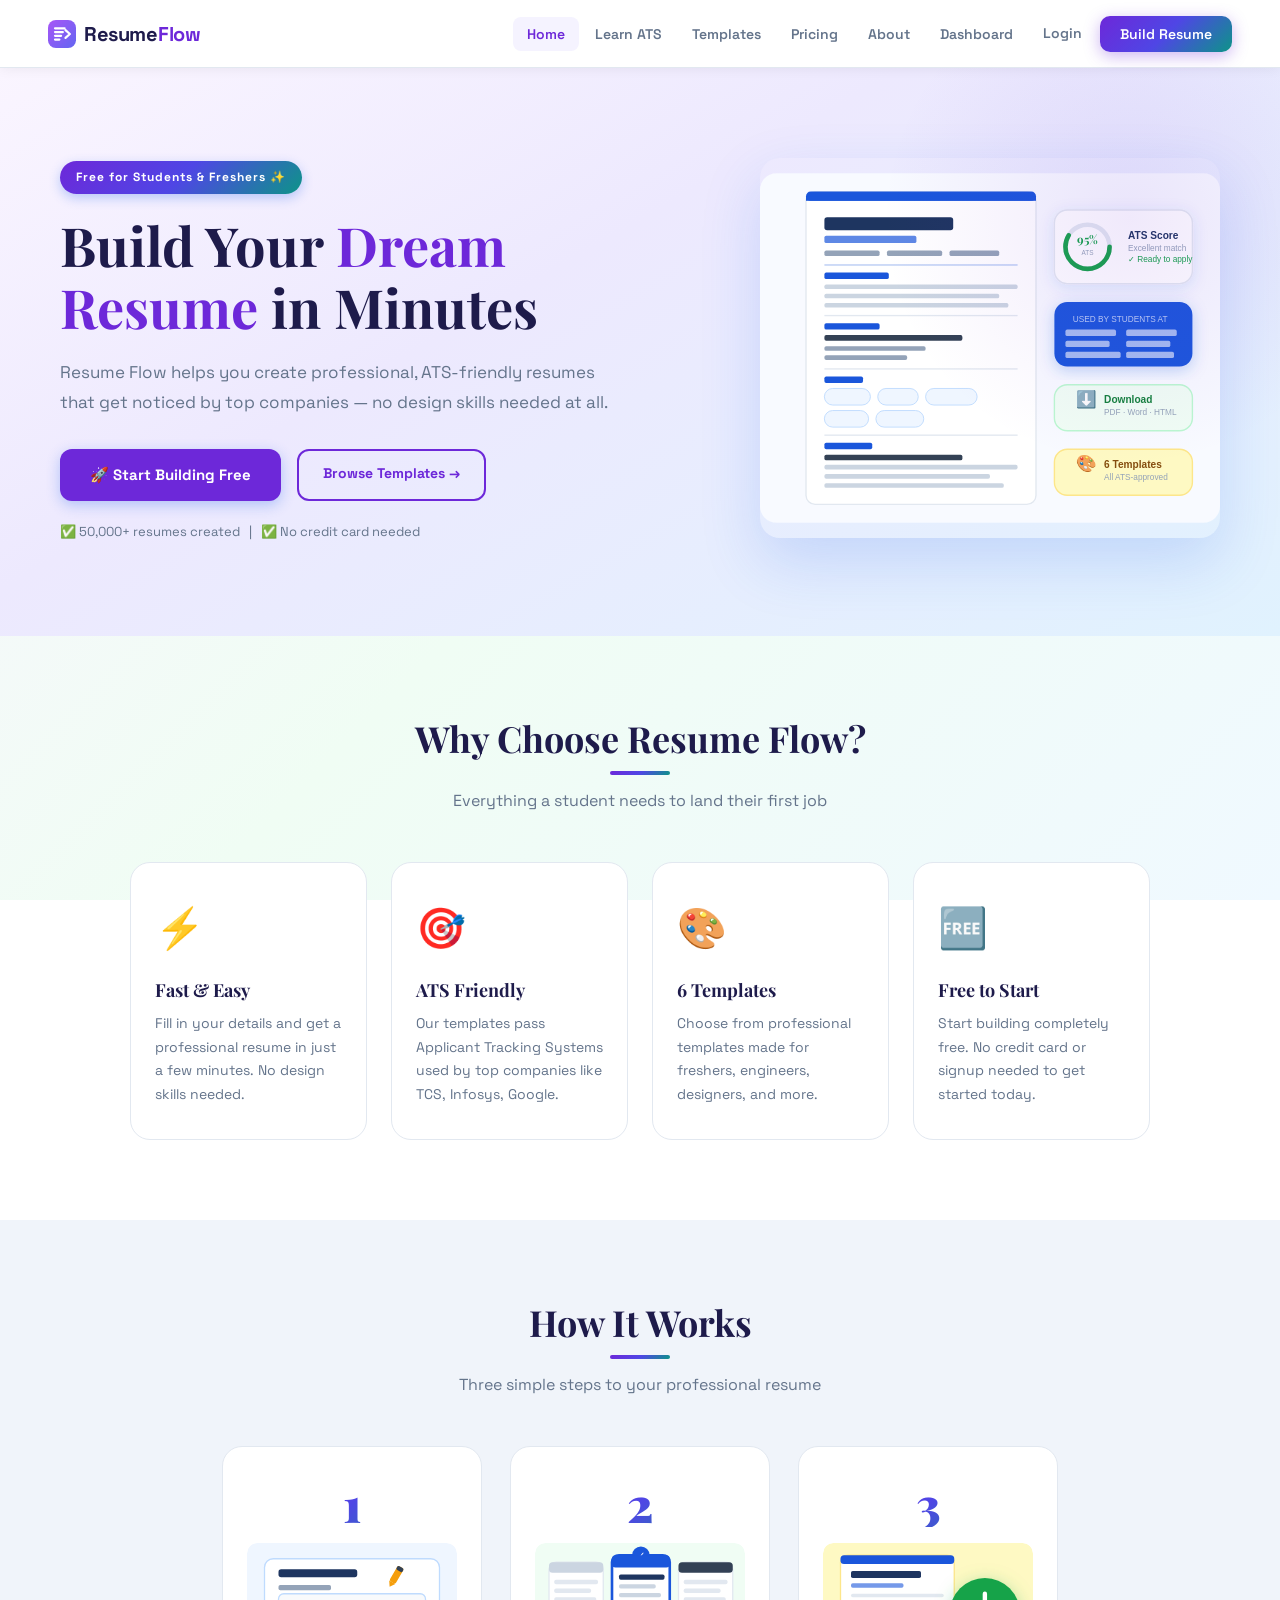
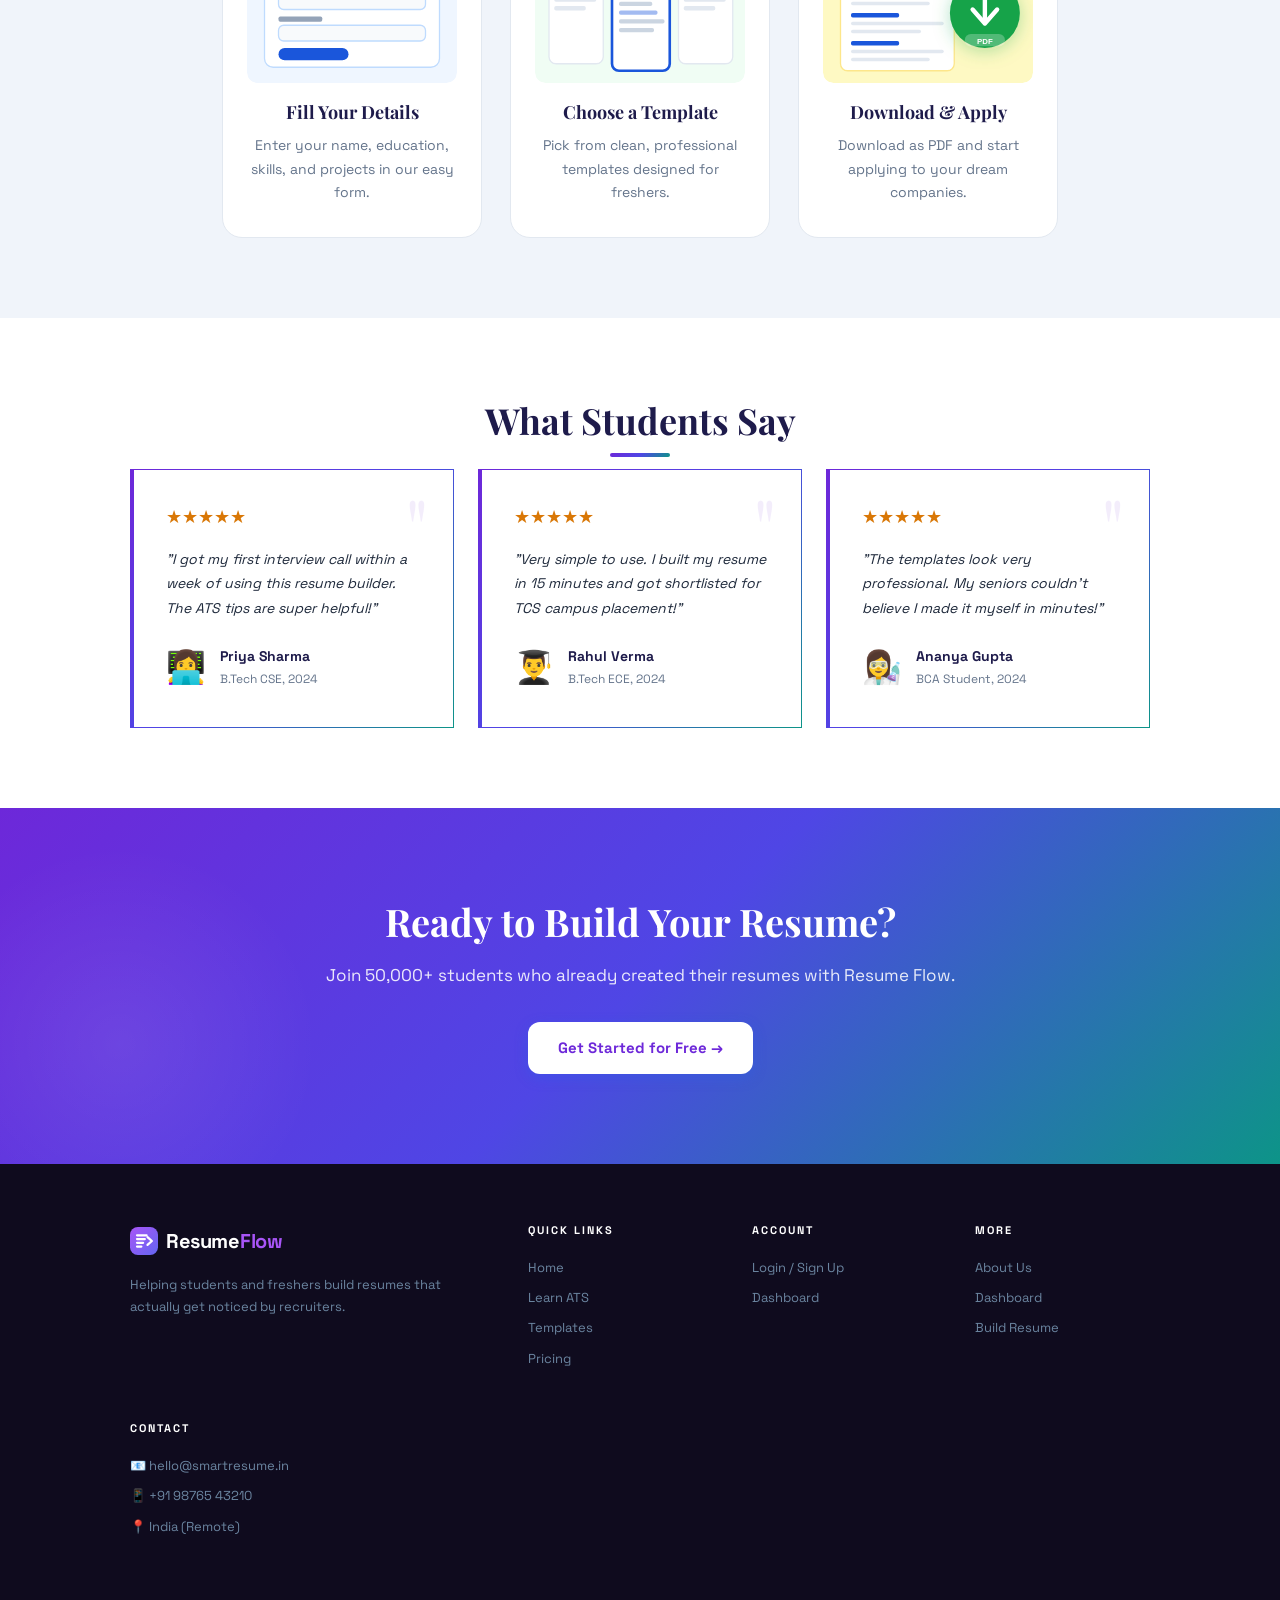
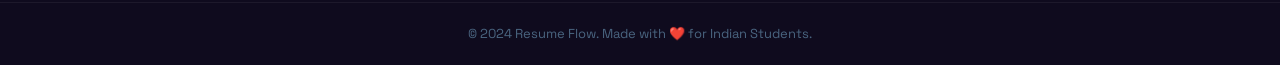
<file: index.html>
<!DOCTYPE html>
<html lang="en">
<head>
  <meta charset="UTF-8">
  <meta name="viewport" content="width=device-width, initial-scale=1.0">
  <title>Resume Flow - Home</title>
  <link href="https://fonts.googleapis.com/css2?family=Playfair+Display:ital,wght@0,700;0,900;1,700&family=Space+Grotesk:wght@400;500;600;700&display=swap" rel="stylesheet">
  <link rel="stylesheet" href="style.css">

</head>
<body>
  <a href="#main-content" class="skip-link">Skip to main content</a>

  <nav class="navbar">
    <input type="checkbox" id="nav-toggle" class="nav-toggle-cb">
    <a href="index.html" class="nav-logo" style="display: flex; align-items: center; gap: 8px; background: none; -webkit-text-fill-color: initial;">
      <svg width="28" height="28" viewBox="0 0 32 32" fill="none" xmlns="http://www.w3.org/2000/svg">
        <rect width="32" height="32" rx="9" fill="url(#logo-grad-nav)" />
        <path d="M8 9.5H19" stroke="white" stroke-width="2.5" stroke-linecap="round" />
        <path d="M8 13.8H17" stroke="white" stroke-width="2.5" stroke-linecap="round" />
        <path d="M8 18.1H15" stroke="white" stroke-width="2.5" stroke-linecap="round" />
        <path d="M8 22.4H13" stroke="white" stroke-width="2.5" stroke-linecap="round" />
        <path d="M20 11.5L25 16L20 20.5" stroke="white" stroke-width="2.5" stroke-linecap="round" stroke-linejoin="round" />
        <defs>
          <linearGradient id="logo-grad-nav" x1="0" y1="0" x2="32" y2="32" gradientUnits="userSpaceOnUse">
            <stop stop-color="#a855f7" />
            <stop offset="1" stop-color="#6366f1" />
          </linearGradient>
        </defs>
      </svg>
      <span style="font-family: 'Space Grotesk', sans-serif; font-size: 20px; font-weight: 700; color: #1e1b4b; letter-spacing: -0.5px; display: flex; align-items: center;">
        Resume<span style="color: #6d28d9; margin-left: 1px;">Flow</span>
      </span>
    </a>
    <label for="nav-toggle" class="hamburger"><span></span><span></span><span></span></label>
    <ul class="nav-links">
      <li><a href="index.html" class="active">Home</a></li>
      <li><a href="learn-ats.html">Learn ATS</a></li>
      <li><a href="templates.html">Templates</a></li>
      <li><a href="pricing.html">Pricing</a></li>
      <li><a href="about.html">About</a></li>
      <li><a href="dashboard.html">Dashboard</a></li>
      <li><a href="login.html" id="navLoginLink">Login</a></li>
      <li><a href="#" id="navLogoutLink" style="display:none" onclick="logoutUser();return false;">Logout</a></li>
      <li><a href="build-resume.html" class="nav-cta">Build Resume</a></li>
    </ul>
  </nav>

  <section class="hero">

    <div class="hero-text">
      <span class="hero-badge">Free for Students &amp; Freshers ✨</span>
      <h1>Build Your <span class="accent">Dream Resume</span> in Minutes</h1>
      <p class="hero-desc">
        Resume Flow helps you create professional, ATS-friendly resumes
        that get noticed by top companies — no design skills needed at all.
      </p>
      
      <div class="hero-btns">
        <a href="build-resume.html" class="btn-primary">🚀 Start Building Free</a>
        <a href="templates.html" class="btn-outline">Browse Templates →</a>
      </div>
      <p class="hero-trust">✅ 50,000+ resumes created &nbsp;&nbsp;|&nbsp;&nbsp; ✅ No credit card needed</p>
    </div>

    <div class="hero-img">
      
      <svg xmlns="http://www.w3.org/2000/svg" viewBox="0 0 500 380" width="500" height="380">
  
  <rect width="500" height="380" rx="18" fill="#f8faff"/>
  
  <rect x="50" y="20" width="250" height="340" rx="10" fill="#ffffff" stroke="#e2e8f0" stroke-width="1.5"/>
  
  <rect x="50" y="20" width="250" height="10" rx="5" fill="#1a56db"/>
  <rect x="50" y="25" width="250" height="5" fill="#1a56db"/>
  
  <rect x="70" y="48" width="140" height="14" rx="3" fill="#1e3560"/>
  
  <rect x="70" y="68" width="100" height="8" rx="2" fill="#1a56db" opacity="0.7"/>
  
  <rect x="70" y="84" width="60" height="6" rx="2" fill="#94a3b8"/>
  <rect x="138" y="84" width="60" height="6" rx="2" fill="#94a3b8"/>
  <rect x="206" y="84" width="54" height="6" rx="2" fill="#94a3b8"/>
  
  <rect x="70" y="99" width="210" height="1.5" fill="#1a56db" opacity="0.3"/>
  
  <rect x="70" y="108" width="70" height="7" rx="2" fill="#1a56db"/>
  <rect x="70" y="121" width="210" height="5" rx="2" fill="#cbd5e1"/>
  <rect x="70" y="131" width="190" height="5" rx="2" fill="#cbd5e1"/>
  <rect x="70" y="141" width="200" height="5" rx="2" fill="#cbd5e1"/>
  
  <rect x="70" y="154" width="210" height="1.5" fill="#e2e8f0"/>
  
  <rect x="70" y="163" width="60" height="7" rx="2" fill="#1a56db"/>
  <rect x="70" y="176" width="150" height="6" rx="2" fill="#334155"/>
  <rect x="70" y="188" width="110" height="5" rx="2" fill="#94a3b8"/>
  <rect x="70" y="198" width="90" height="5" rx="2" fill="#94a3b8"/>
  
  <rect x="70" y="212" width="210" height="1.5" fill="#e2e8f0"/>
  
  <rect x="70" y="221" width="42" height="7" rx="2" fill="#1a56db"/>
  <rect x="70" y="234" width="50" height="18" rx="9" fill="#eff6ff" stroke="#bfdbfe" stroke-width="1"/>
  <rect x="128" y="234" width="44" height="18" rx="9" fill="#eff6ff" stroke="#bfdbfe" stroke-width="1"/>
  <rect x="180" y="234" width="56" height="18" rx="9" fill="#eff6ff" stroke="#bfdbfe" stroke-width="1"/>
  <rect x="70" y="258" width="48" height="18" rx="9" fill="#eff6ff" stroke="#bfdbfe" stroke-width="1"/>
  <rect x="126" y="258" width="52" height="18" rx="9" fill="#eff6ff" stroke="#bfdbfe" stroke-width="1"/>
  
  <rect x="70" y="284" width="210" height="1.5" fill="#e2e8f0"/>
  
  <rect x="70" y="293" width="52" height="7" rx="2" fill="#1a56db"/>
  <rect x="70" y="306" width="150" height="6" rx="2" fill="#334155"/>
  <rect x="70" y="317" width="210" height="5" rx="2" fill="#cbd5e1"/>
  <rect x="70" y="327" width="180" height="5" rx="2" fill="#cbd5e1"/>
  <rect x="70" y="337" width="195" height="5" rx="2" fill="#cbd5e1"/>

  <rect x="320" y="40" width="150" height="80" rx="14" fill="#ffffff" stroke="#e2e8f0" stroke-width="1.5" filter="url(#sh)"/>
  <defs>
    <filter id="sh" x="-20%" y="-20%" width="140%" height="140%">
      <feDropShadow dx="0" dy="4" stdDeviation="8" flood-color="#1a56db" flood-opacity="0.12"/>
    </filter>
  </defs>
  
  <circle cx="356" cy="80" r="24" fill="none" stroke="#e2e8f0" stroke-width="5"/>
  <circle cx="356" cy="80" r="24" fill="none" stroke="#16a34a" stroke-width="5" stroke-dasharray="126 151" stroke-dashoffset="38" stroke-linecap="round"/>
  <text x="356" y="77" font-family="'Playfair Display',serif" font-size="13" font-weight="700" text-anchor="middle" fill="#16a34a">95%</text>
  <text x="356" y="89" font-family="sans-serif" font-size="7" text-anchor="middle" fill="#94a3b8">ATS</text>
  
  <text x="400" y="72" font-family="sans-serif" font-size="11" font-weight="700" fill="#1e3560">ATS Score</text>
  <text x="400" y="85" font-family="sans-serif" font-size="9" fill="#94a3b8">Excellent match</text>
  <text x="400" y="97" font-family="sans-serif" font-size="9" fill="#16a34a">✓ Ready to apply</text>

  <rect x="320" y="140" width="150" height="70" rx="14" fill="#1a56db" filter="url(#sh2)"/>
  <defs>
    <filter id="sh2" x="-20%" y="-20%" width="140%" height="140%">
      <feDropShadow dx="0" dy="4" stdDeviation="8" flood-color="#1a56db" flood-opacity="0.25"/>
    </filter>
  </defs>
  <text x="340" y="162" font-family="sans-serif" font-size="9" fill="rgba(255,255,255,0.7)">USED BY STUDENTS AT</text>
  <rect x="332" y="170" width="55" height="7" rx="2" fill="rgba(255,255,255,0.6)"/>
  <rect x="332" y="182" width="48" height="7" rx="2" fill="rgba(255,255,255,0.6)"/>
  <rect x="332" y="194" width="60" height="7" rx="2" fill="rgba(255,255,255,0.6)"/>
  <rect x="398" y="170" width="55" height="7" rx="2" fill="rgba(255,255,255,0.6)"/>
  <rect x="398" y="182" width="48" height="7" rx="2" fill="rgba(255,255,255,0.6)"/>
  <rect x="398" y="194" width="52" height="7" rx="2" fill="rgba(255,255,255,0.6)"/>

  <rect x="320" y="230" width="150" height="50" rx="14" fill="#f0fdf4" stroke="#bbf7d0" stroke-width="1.5"/>
  <text x="344" y="252" font-family="sans-serif" font-size="18">⬇️</text>
  <text x="374" y="250" font-family="sans-serif" font-size="11" font-weight="700" fill="#15803d">Download</text>
  <text x="374" y="263" font-family="sans-serif" font-size="9" fill="#94a3b8">PDF · Word · HTML</text>

  <rect x="320" y="300" width="150" height="50" rx="14" fill="#fef9c3" stroke="#fde68a" stroke-width="1.5"/>
  <text x="344" y="322" font-family="sans-serif" font-size="18">🎨</text>
  <text x="374" y="320" font-family="sans-serif" font-size="11" font-weight="700" fill="#854d0e">6 Templates</text>
  <text x="374" y="333" font-family="sans-serif" font-size="9" fill="#94a3b8">All ATS-approved</text>
</svg>
    </div>

  </section>

  <section class="section" id="main-content" role="main" white-section">
    <h2 class="section-title">Why Choose Resume Flow?</h2>
    <p class="section-sub">Everything a student needs to land their first job</p>

    <div class="features-grid">

      <div class="feature-card">
        <div class="feature-icon">⚡</div>
        <h3>Fast &amp; Easy</h3>
        <p>Fill in your details and get a professional resume in just a few minutes. No design skills needed.</p>
      </div>  

      <div class="feature-card">
        <div class="feature-icon">🎯</div>
        <h3>ATS Friendly</h3>
        <p>Our templates pass Applicant Tracking Systems used by top companies like TCS, Infosys, Google.</p>
      </div>

      <div class="feature-card">
        <div class="feature-icon">🎨</div>
        <h3>6 Templates</h3>
        <p>Choose from professional templates made for freshers, engineers, designers, and more.</p>
      </div>

      <div class="feature-card">
        <div class="feature-icon">🆓</div>
        <h3>Free to Start</h3>
        <p>Start building completely free. No credit card or signup needed to get started today.</p>
      </div>

    </div>
  </section>

  <section class="section grey-section">
    <h2 class="section-title">How It Works</h2>
    <p class="section-sub">Three simple steps to your professional resume</p>

    <div class="steps-grid">

      <div class="step-card">
        <div class="step-num">1</div>
        
        <svg xmlns="http://www.w3.org/2000/svg" viewBox="0 0 240 160" width="240" height="160">
  <rect width="240" height="160" rx="12" fill="#eff6ff"/>
  
  <rect x="20" y="18" width="200" height="124" rx="10" fill="#ffffff" stroke="#bfdbfe" stroke-width="1.5"/>
  
  <rect x="36" y="30" width="90" height="9" rx="3" fill="#1e3560"/>
  
  <rect x="36" y="48" width="60" height="6" rx="2" fill="#94a3b8"/>
  <rect x="36" y="58" width="168" height="18" rx="6" fill="#f8fafc" stroke="#bfdbfe" stroke-width="1.5"/>
  
  <rect x="36" y="84" width="50" height="6" rx="2" fill="#94a3b8"/>
  <rect x="36" y="94" width="168" height="18" rx="6" fill="#f8fafc" stroke="#bfdbfe" stroke-width="1.5"/>
  
  <rect x="36" y="120" width="80" height="14" rx="7" fill="#1a56db"/>
  
  <g transform="translate(170,38) rotate(30)">
    <rect x="-4" y="-12" width="8" height="20" rx="2" fill="#f59e0b"/>
    <polygon points="-4,8 4,8 0,14" fill="#f59e0b"/>
    <rect x="-4" y="-12" width="8" height="5" rx="2" fill="#334155"/>
  </g>
</svg>
        <h3>Fill Your Details</h3>
        <p>Enter your name, education, skills, and projects in our easy form.</p>
      </div>

      <div class="step-card">
        <div class="step-num">2</div>
        
        <svg xmlns="http://www.w3.org/2000/svg" viewBox="0 0 240 160" width="240" height="160">
  <rect width="240" height="160" rx="12" fill="#f0fdf4"/>

  <rect x="16" y="22" width="62" height="116" rx="8" fill="#ffffff" stroke="#e2e8f0" stroke-width="1.5"/>
  <rect x="16" y="22" width="62" height="12" rx="4" fill="#cbd5e1"/>
  <rect x="22" y="42" width="50" height="5" rx="2" fill="#e2e8f0"/>
  <rect x="22" y="52" width="42" height="5" rx="2" fill="#e2e8f0"/>
  <rect x="22" y="62" width="48" height="5" rx="2" fill="#e2e8f0"/>
  <rect x="22" y="72" width="36" height="5" rx="2" fill="#e2e8f0"/>
  
  <rect x="88" y="14" width="66" height="132" rx="8" fill="#ffffff" stroke="#1a56db" stroke-width="3"/>
  
  <circle cx="121" cy="14" r="10" fill="#1a56db"/>
  <text x="121" y="18" font-family="sans-serif" font-size="11" text-anchor="middle" fill="white">✓</text>
  <rect x="88" y="14" width="66" height="14" rx="4" fill="#1a56db"/>
  <rect x="96" y="36" width="52" height="6" rx="2" fill="#1e3560"/>
  <rect x="96" y="47" width="42" height="5" rx="2" fill="#cbd5e1"/>
  <rect x="96" y="57" width="48" height="5" rx="2" fill="#cbd5e1"/>
  <rect x="96" y="67" width="38" height="5" rx="2" fill="#cbd5e1"/>
  <rect x="96" y="77" width="44" height="5" rx="2" fill="#1a56db" opacity="0.4"/>
  <rect x="96" y="87" width="52" height="5" rx="2" fill="#cbd5e1"/>
  <rect x="96" y="97" width="40" height="5" rx="2" fill="#cbd5e1"/>
  
  <rect x="164" y="22" width="62" height="116" rx="8" fill="#ffffff" stroke="#e2e8f0" stroke-width="1.5"/>
  <rect x="164" y="22" width="62" height="12" rx="4" fill="#334155"/>
  <rect x="170" y="42" width="50" height="5" rx="2" fill="#e2e8f0"/>
  <rect x="170" y="52" width="42" height="5" rx="2" fill="#e2e8f0"/>
  <rect x="170" y="62" width="48" height="5" rx="2" fill="#e2e8f0"/>
  <rect x="170" y="72" width="36" height="5" rx="2" fill="#e2e8f0"/>
</svg>
        <h3>Choose a Template</h3>
        <p>Pick from clean, professional templates designed for freshers.</p>
      </div>

      <div class="step-card">
        <div class="step-num">3</div>
        
        <svg xmlns="http://www.w3.org/2000/svg" viewBox="0 0 240 160" width="240" height="160">
  <rect width="240" height="160" rx="12" fill="#fef9c3"/>
  
  <rect x="20" y="14" width="130" height="132" rx="8" fill="#ffffff" stroke="#fde68a" stroke-width="1.5"/>
  <rect x="20" y="14" width="130" height="10" rx="4" fill="#1a56db"/>
  <rect x="32" y="32" width="80" height="8" rx="2" fill="#1e3560"/>
  <rect x="32" y="46" width="60" height="5" rx="2" fill="#1a56db" opacity="0.6"/>
  <rect x="32" y="58" width="106" height="4" rx="2" fill="#e2e8f0"/>
  <rect x="32" y="67" width="90" height="4" rx="2" fill="#e2e8f0"/>
  <rect x="32" y="80" width="55" height="5" rx="2" fill="#1a56db"/>
  <rect x="32" y="90" width="106" height="4" rx="2" fill="#e2e8f0"/>
  <rect x="32" y="99" width="80" height="4" rx="2" fill="#e2e8f0"/>
  <rect x="32" y="112" width="55" height="5" rx="2" fill="#1a56db"/>
  <rect x="32" y="122" width="106" height="4" rx="2" fill="#e2e8f0"/>
  <rect x="32" y="131" width="90" height="4" rx="2" fill="#e2e8f0"/>
  
  <circle cx="185" cy="80" r="40" fill="#16a34a" filter="url(#glw)"/>
  <defs>
    <filter id="glw" x="-30%" y="-30%" width="160%" height="160%">
      <feDropShadow dx="0" dy="4" stdDeviation="10" flood-color="#16a34a" flood-opacity="0.3"/>
    </filter>
  </defs>
  
  <line x1="185" y1="58" x2="185" y2="86" stroke="white" stroke-width="5" stroke-linecap="round"/>
  <polyline points="171,76 185,92 199,76" fill="none" stroke="white" stroke-width="5" stroke-linecap="round" stroke-linejoin="round"/>
  
  <rect x="162" y="104" width="46" height="14" rx="7" fill="rgba(255,255,255,0.25)"/>
  <text x="185" y="115" font-family="sans-serif" font-size="9" font-weight="700" text-anchor="middle" fill="white">PDF</text>
</svg>
        <h3>Download &amp; Apply</h3>
        <p>Download as PDF and start applying to your dream companies.</p>
      </div>

    </div>
  </section>

  <section class="section white-section">
    <h2 class="section-title">What Students Say</h2>

    <div class="testimonials-grid">

      <div class="testimonial-card">
        <p class="stars">★★★★★</p>
        <p class="t-text">"I got my first interview call within a week of using this resume builder. The ATS tips are super helpful!"</p>
        <div class="t-author">
          <span class="t-avatar">👩‍💻</span>
          <div>
            <p class="t-name">Priya Sharma</p>
            <p class="t-role">B.Tech CSE, 2024</p>
          </div>
        </div>
      </div>

      <div class="testimonial-card">
        <p class="stars">★★★★★</p>
        <p class="t-text">"Very simple to use. I built my resume in 15 minutes and got shortlisted for TCS campus placement!"</p>
        <div class="t-author">
          <span class="t-avatar">👨‍🎓</span>
          <div>
            <p class="t-name">Rahul Verma</p>
            <p class="t-role">B.Tech ECE, 2024</p>
          </div>
        </div>
      </div>

      <div class="testimonial-card">
        <p class="stars">★★★★★</p>
        <p class="t-text">"The templates look very professional. My seniors couldn't believe I made it myself in minutes!"</p>
        <div class="t-author">
          <span class="t-avatar">👩‍🔬</span>
          <div>
            <p class="t-name">Ananya Gupta</p>
            <p class="t-role">BCA Student, 2024</p>
          </div>
        </div>
      </div>

    </div>
  </section>

  <section class="cta-section">
    <h2>Ready to Build Your Resume?</h2>
    <p>Join 50,000+ students who already created their resumes with Resume Flow.</p>
    <a href="build-resume.html" class="btn-primary">Get Started for Free →</a>
  </section>

  <footer class="footer">
    <div class="footer-top">
      <div class="footer-col">
        <div class="footer-logo" style="display: flex; align-items: center; gap: 8px; background: none; -webkit-text-fill-color: initial; margin-bottom: 12px;">
          <svg width="28" height="28" viewBox="0 0 32 32" fill="none" xmlns="http://www.w3.org/2000/svg">
            <rect width="32" height="32" rx="9" fill="url(#logo-grad-foot)" />
            <path d="M8 9.5H19" stroke="white" stroke-width="2.5" stroke-linecap="round" />
            <path d="M8 13.8H17" stroke="white" stroke-width="2.5" stroke-linecap="round" />
            <path d="M8 18.1H15" stroke="white" stroke-width="2.5" stroke-linecap="round" />
            <path d="M8 22.4H13" stroke="white" stroke-width="2.5" stroke-linecap="round" />
            <path d="M20 11.5L25 16L20 20.5" stroke="white" stroke-width="2.5" stroke-linecap="round" stroke-linejoin="round" />
            <defs>
              <linearGradient id="logo-grad-foot" x1="0" y1="0" x2="32" y2="32" gradientUnits="userSpaceOnUse">
                <stop stop-color="#a855f7" />
                <stop offset="1" stop-color="#6366f1" />
              </linearGradient>
            </defs>
          </svg>
          <span style="font-family: 'Space Grotesk', sans-serif; font-size: 20px; font-weight: 700; color: #ffffff; letter-spacing: -0.5px; display: flex; align-items: center;">
            Resume<span style="color: #a855f7; margin-left: 1px;">Flow</span>
          </span>
        </div>
        <p class="footer-about">Helping students and freshers build resumes that actually get noticed by recruiters.</p>
      </div>
      <div class="footer-col">
        <h4>Quick Links</h4>
        <a href="index.html">Home</a>
        <a href="learn-ats.html">Learn ATS</a>
        <a href="templates.html">Templates</a>
        <a href="pricing.html">Pricing</a>
      </div>
      <div class="footer-col">
        <h4>Account</h4>
        <a href="login.html">Login / Sign Up</a>
        <a href="dashboard.html">Dashboard</a>
      </div>
      <div class="footer-col">
        <h4>More</h4>
        <a href="about.html">About Us</a>
        <a href="dashboard.html">Dashboard</a>
        <a href="build-resume.html">Build Resume</a>
      </div>
      <div class="footer-col">
        <h4>Contact</h4>
        <p>📧 hello@smartresume.in</p>
        <p>📱 +91 98765 43210</p>
        <p>📍 India (Remote)</p>
      </div>
    </div>
    <div class="footer-bottom">
      <p>© 2024 Resume Flow. Made with ❤️ for Indian Students.</p>
    </div>
  </footer>

<script src="script.js"></script>
</body>
</html>
</file>
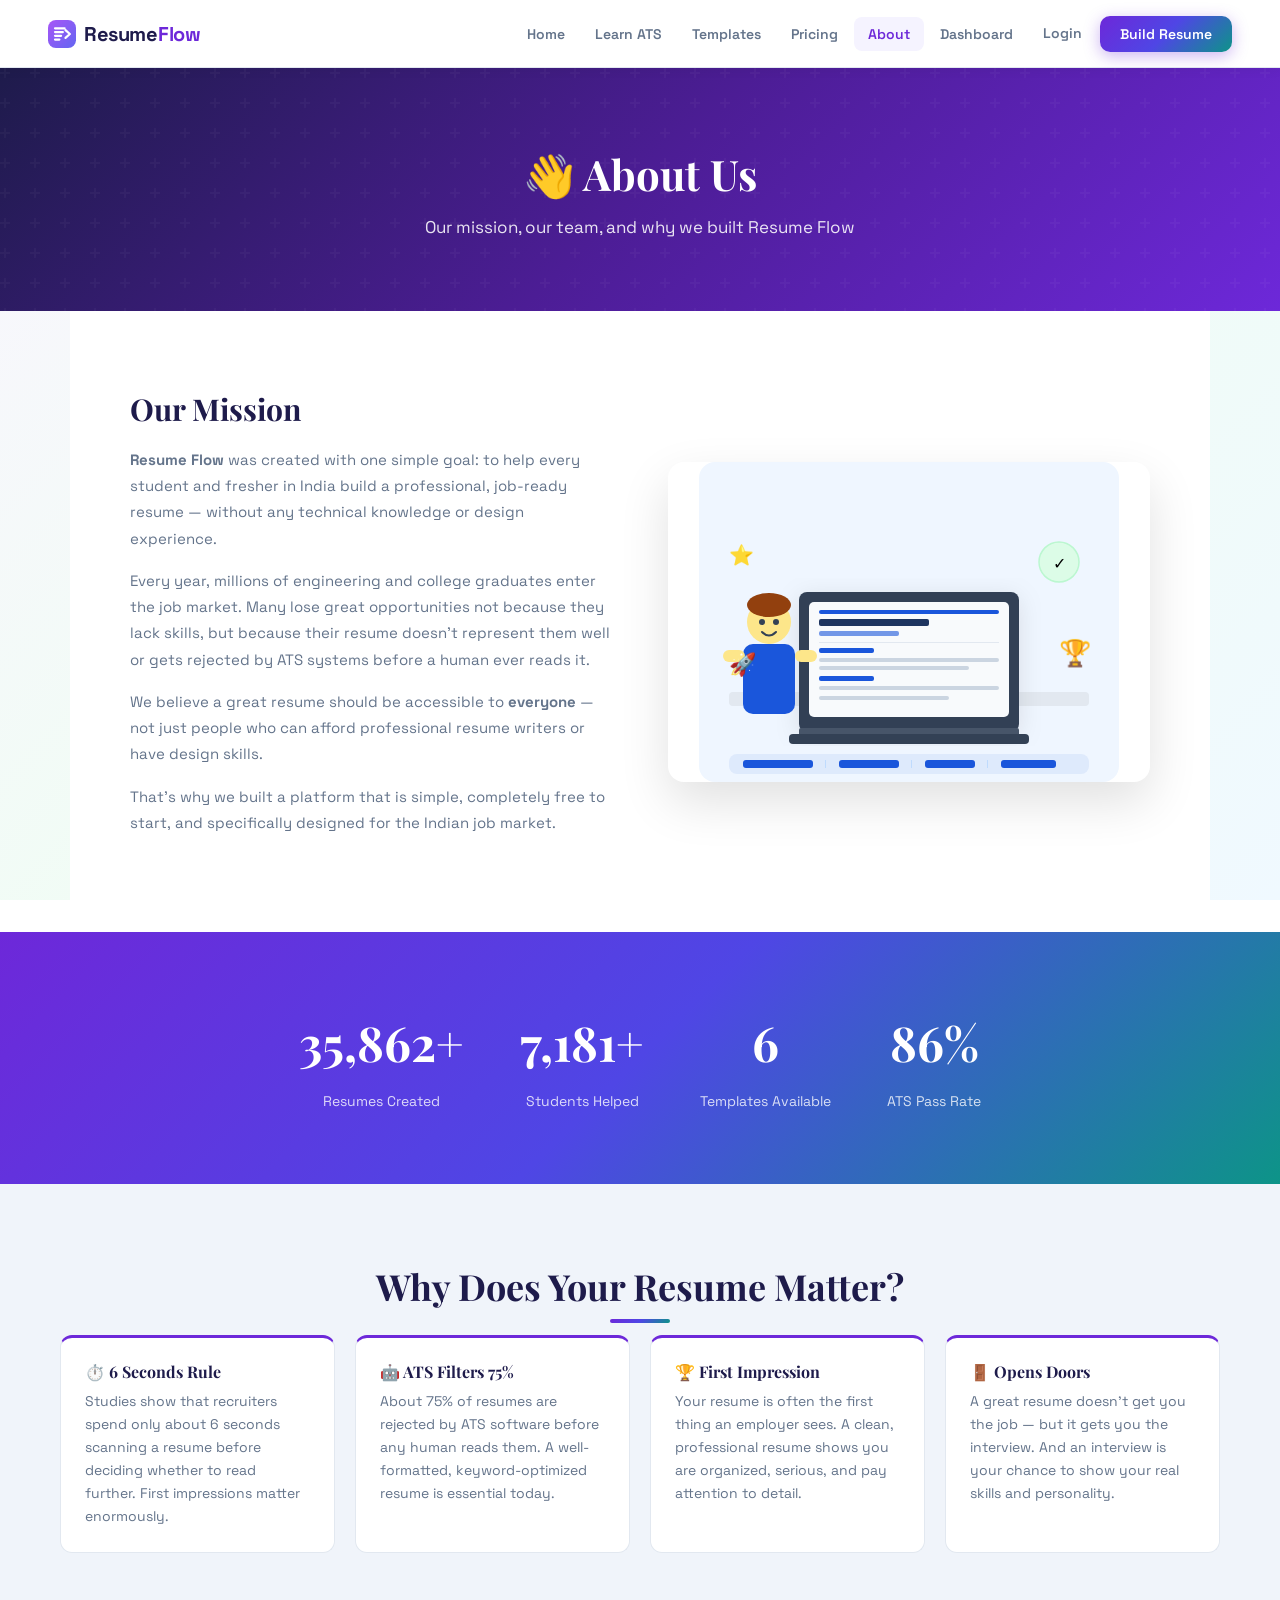
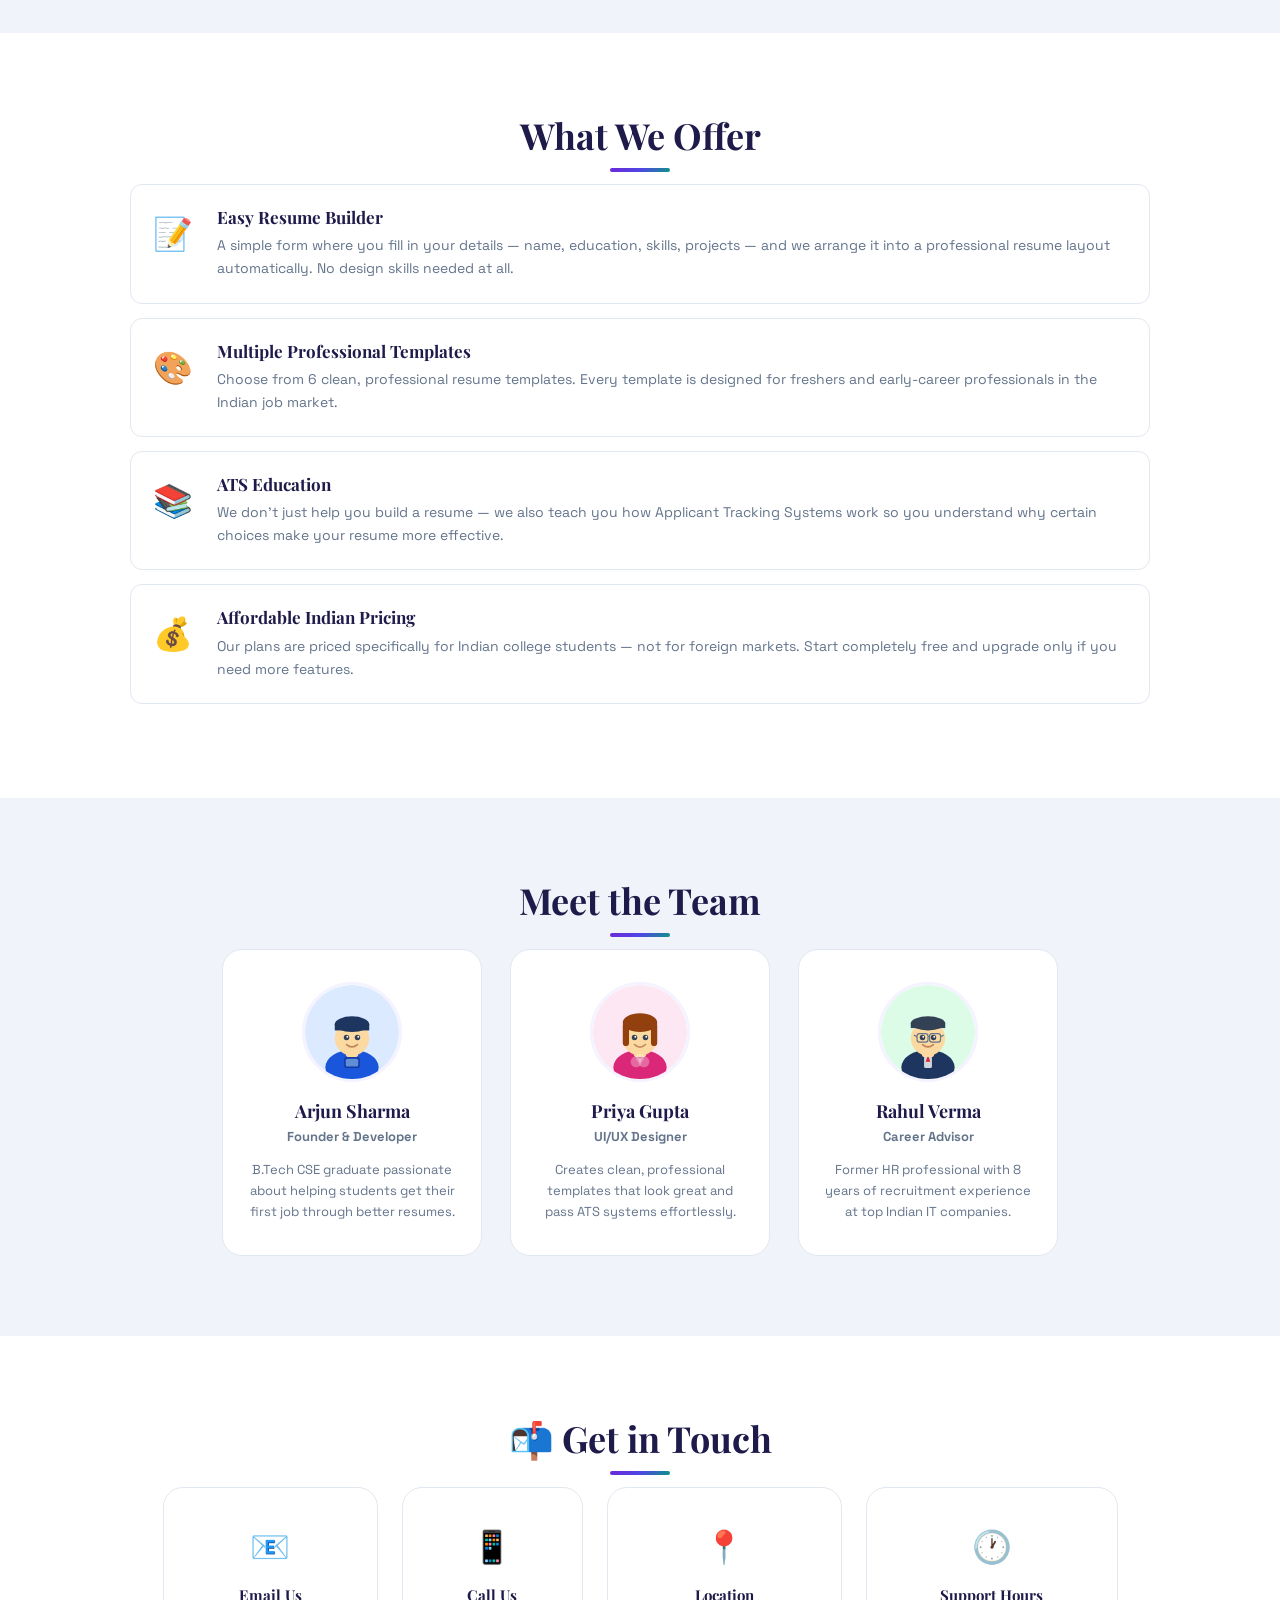
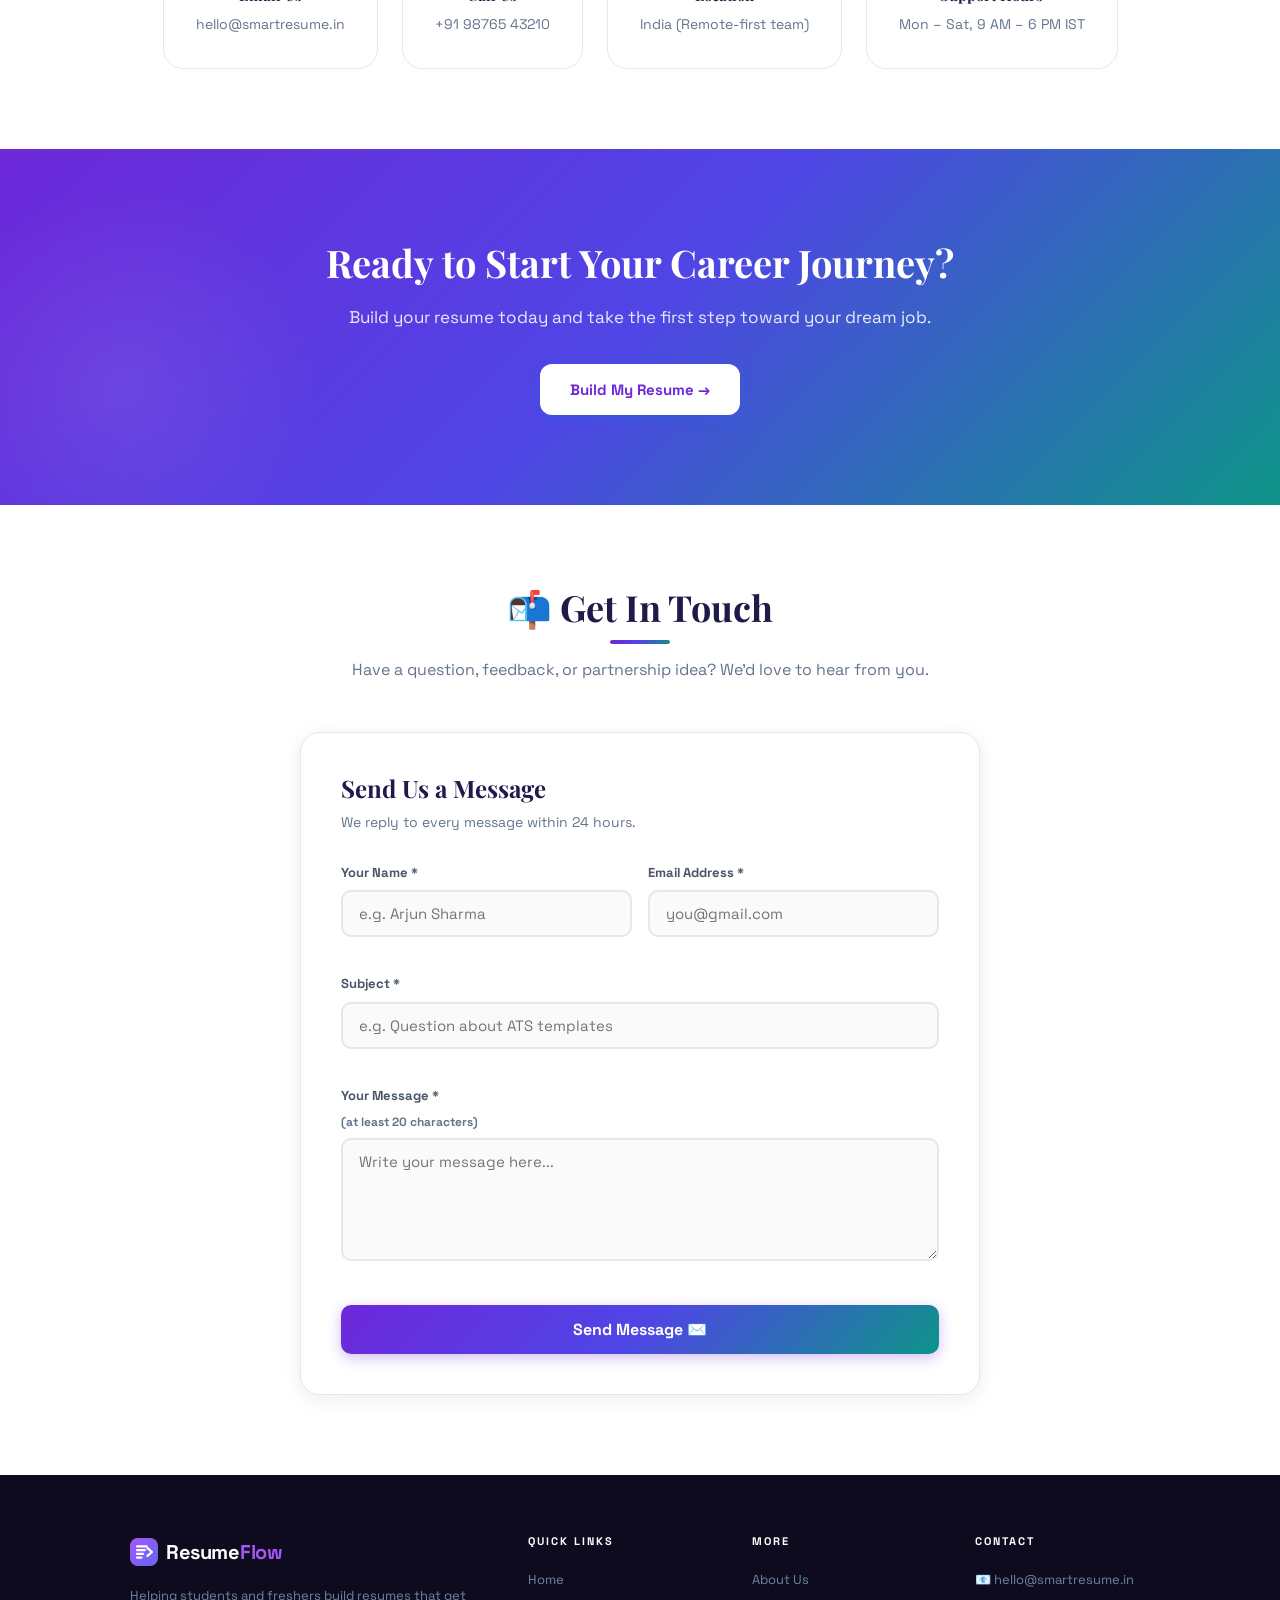
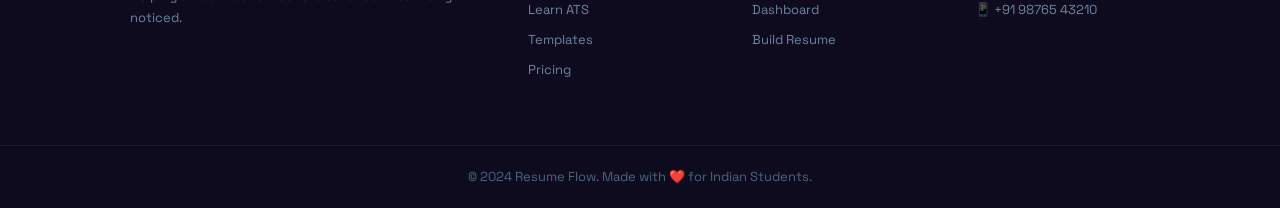
<file: about.html>
<!DOCTYPE html>
<html lang="en">
<head>
  <meta charset="UTF-8">
  <meta name="viewport" content="width=device-width, initial-scale=1.0">
  <title>About - Resume Flow</title>
  <link href="https://fonts.googleapis.com/css2?family=Playfair+Display:ital,wght@0,700;0,900;1,700&family=Space+Grotesk:wght@400;500;600;700&display=swap" rel="stylesheet">
  <link rel="stylesheet" href="style.css">
</head>
<body>
  <a href="#main-content" class="skip-link">Skip to main content</a>

  <nav class="navbar">
    <input type="checkbox" id="nav-toggle" class="nav-toggle-cb">
    <a href="index.html" class="nav-logo" style="display: flex; align-items: center; gap: 8px; background: none; -webkit-text-fill-color: initial;">
      <svg width="28" height="28" viewBox="0 0 32 32" fill="none" xmlns="http://www.w3.org/2000/svg">
        <rect width="32" height="32" rx="9" fill="url(#logo-grad-nav)" />
        <path d="M8 9.5H19" stroke="white" stroke-width="2.5" stroke-linecap="round" />
        <path d="M8 13.8H17" stroke="white" stroke-width="2.5" stroke-linecap="round" />
        <path d="M8 18.1H15" stroke="white" stroke-width="2.5" stroke-linecap="round" />
        <path d="M8 22.4H13" stroke="white" stroke-width="2.5" stroke-linecap="round" />
        <path d="M20 11.5L25 16L20 20.5" stroke="white" stroke-width="2.5" stroke-linecap="round" stroke-linejoin="round" />
        <defs>
          <linearGradient id="logo-grad-nav" x1="0" y1="0" x2="32" y2="32" gradientUnits="userSpaceOnUse">
            <stop stop-color="#a855f7" />
            <stop offset="1" stop-color="#6366f1" />
          </linearGradient>
        </defs>
      </svg>
      <span style="font-family: 'Space Grotesk', sans-serif; font-size: 20px; font-weight: 700; color: #1e1b4b; letter-spacing: -0.5px; display: flex; align-items: center;">
        Resume<span style="color: #6d28d9; margin-left: 1px;">Flow</span>
      </span>
    </a>
    <label for="nav-toggle" class="hamburger"><span></span><span></span><span></span></label>
    <ul class="nav-links">
      <li><a href="index.html">Home</a></li>
      <li><a href="learn-ats.html">Learn ATS</a></li>
      <li><a href="templates.html">Templates</a></li>
      <li><a href="pricing.html">Pricing</a></li>
      <li><a href="about.html" class="active">About</a></li>
      <li><a href="dashboard.html">Dashboard</a></li>
      <li><a href="login.html" id="navLoginLink">Login</a></li>
      <li><a href="#" id="navLogoutLink" style="display:none" onclick="logoutUser();return false;">Logout</a></li>
      <li><a href="build-resume.html" class="nav-cta">Build Resume</a></li>
    </ul>
  </nav>

  <section class="page-header">
    <h1>👋 About Us</h1>
    <p>Our mission, our team, and why we built Resume Flow</p>
  </section>

  <section class="section white-section" id="main-content" role="main">
    <div class="two-col-layout">

      <div class="two-col-text">
        <h2>Our Mission</h2>
        <p>
          <strong>Resume Flow</strong> was created with one simple goal: to help
          every student and fresher in India build a professional, job-ready resume —
          without any technical knowledge or design experience.
        </p>
        <p>
          Every year, millions of engineering and college graduates enter the job market.
          Many lose great opportunities not because they lack skills, but because their
          resume doesn't represent them well or gets rejected by ATS systems before
          a human ever reads it.
        </p>
        <p>
          We believe a great resume should be accessible to <strong>everyone</strong> —
          not just people who can afford professional resume writers or have design skills.
        </p>
        <p>
          That's why we built a platform that is simple, completely free to start, and
          specifically designed for the Indian job market.
        </p>
      </div>

      <div class="two-col-img">
        
        <svg xmlns="http://www.w3.org/2000/svg" viewBox="0 0 420 320" width="420" height="320">
  <defs>
    <filter id="sd"><feDropShadow dx="0" dy="5" stdDeviation="12" flood-opacity="0.1"/></filter>
  </defs>
  <rect width="420" height="320" rx="16" fill="#eff6ff"/>

  <rect x="30" y="230" width="360" height="14" rx="4" fill="#e2e8f0"/>

  <rect x="100" y="130" width="220" height="140" rx="8" fill="#334155" filter="url(#sd)"/>
  
  <rect x="110" y="140" width="200" height="115" rx="5" fill="#f8fafc"/>
  
  <rect x="120" y="148" width="180" height="4" rx="2" fill="#1a56db"/>
  <rect x="120" y="157" width="110" height="7" rx="2" fill="#1e3560"/>
  <rect x="120" y="169" width="80" height="5" rx="2" fill="#1a56db" opacity="0.6"/>
  <rect x="120" y="180" width="180" height="1" fill="#e2e8f0"/>
  <rect x="120" y="186" width="55" height="5" rx="2" fill="#1a56db"/>
  <rect x="120" y="196" width="180" height="4" rx="2" fill="#cbd5e1"/>
  <rect x="120" y="204" width="150" height="4" rx="2" fill="#cbd5e1"/>
  <rect x="120" y="214" width="55" height="5" rx="2" fill="#1a56db"/>
  <rect x="120" y="224" width="180" height="4" rx="2" fill="#cbd5e1"/>
  <rect x="120" y="234" width="130" height="4" rx="2" fill="#cbd5e1"/>
  
  <rect x="100" y="266" width="220" height="8" rx="2" fill="#475569"/>
  
  <rect x="90" y="272" width="240" height="10" rx="4" fill="#334155"/>

  <circle cx="70" cy="160" r="22" fill="#fde68a"/>
  
  <ellipse cx="70" cy="143" rx="22" ry="12" fill="#92400e"/>
  
  <circle cx="63" cy="160" r="3" fill="#334155"/>
  <circle cx="77" cy="160" r="3" fill="#334155"/>
  <path d="M63 170 Q70 177 77 170" fill="none" stroke="#334155" stroke-width="2" stroke-linecap="round"/>
  
  <rect x="44" y="182" width="52" height="70" rx="10" fill="#1a56db"/>
  
  <rect x="24" y="188" width="22" height="12" rx="6" fill="#fde68a"/>
  <rect x="96" y="188" width="22" height="12" rx="6" fill="#fde68a"/>

  <text x="30" y="100" font-family="sans-serif" font-size="20">⭐</text>
  
  <circle cx="360" cy="100" r="20" fill="#dcfce7" stroke="#bbf7d0" stroke-width="1.5"/>
  <text x="360" y="107" font-family="sans-serif" font-size="16" text-anchor="middle">✓</text>
  
  <text x="360" y="200" font-family="sans-serif" font-size="26">🏆</text>
  
  <text x="30" y="210" font-family="sans-serif" font-size="22">🚀</text>

  <rect x="30" y="292" width="360" height="20" rx="8" fill="rgba(26,86,219,0.08)"/>
  <rect x="44" y="298" width="70" height="8" rx="3" fill="#1a56db"/>
  <rect x="126" y="298" width="1" height="8" fill="#bfdbfe"/>
  <rect x="140" y="298" width="60" height="8" rx="3" fill="#1a56db"/>
  <rect x="212" y="298" width="1" height="8" fill="#bfdbfe"/>
  <rect x="226" y="298" width="50" height="8" rx="3" fill="#1a56db"/>
  <rect x="288" y="298" width="1" height="8" fill="#bfdbfe"/>
  <rect x="302" y="298" width="55" height="8" rx="3" fill="#1a56db"/>
</svg>
      </div>

    </div>
  </section>

  <section class="stats-section">
    <div class="stats-grid">

      <div class="stat-item">
        <p class="stat-num">50,000+</p>
        <p class="stat-label">Resumes Created</p>
      </div>

      <div class="stat-item">
        <p class="stat-num">10,000+</p>
        <p class="stat-label">Students Helped</p>
      </div>

      <div class="stat-item">
        <p class="stat-num">6</p>
        <p class="stat-label">Templates Available</p>
      </div>

      <div class="stat-item">
        <p class="stat-num">95%</p>
        <p class="stat-label">ATS Pass Rate</p>
      </div>

    </div>
  </section>

  <section class="section grey-section">
    <h2 class="section-title">Why Does Your Resume Matter?</h2>

    <div class="info-grid">

      <div class="info-card">
        <h3>⏱️ 6 Seconds Rule</h3>
        <p>Studies show that recruiters spend only about 6 seconds scanning a resume before deciding whether to read further. First impressions matter enormously.</p>
      </div>

      <div class="info-card">
        <h3>🤖 ATS Filters 75%</h3>
        <p>About 75% of resumes are rejected by ATS software before any human reads them. A well-formatted, keyword-optimized resume is essential today.</p>
      </div>

      <div class="info-card">
        <h3>🏆 First Impression</h3>
        <p>Your resume is often the first thing an employer sees. A clean, professional resume shows you are organized, serious, and pay attention to detail.</p>
      </div>

      <div class="info-card">
        <h3>🚪 Opens Doors</h3>
        <p>A great resume doesn't get you the job — but it gets you the interview. And an interview is your chance to show your real skills and personality.</p>
      </div>

    </div>
  </section>

  <section class="section white-section">
    <h2 class="section-title">What We Offer</h2>

    <div class="offer-list">

      <div class="offer-row">
        <span class="offer-icon">📝</span>
        <div class="offer-text">
          <h3>Easy Resume Builder</h3>
          <p>A simple form where you fill in your details — name, education, skills, projects — and we arrange it into a professional resume layout automatically. No design skills needed at all.</p>
        </div>
      </div>

      <div class="offer-row">
        <span class="offer-icon">🎨</span>
        <div class="offer-text">
          <h3>Multiple Professional Templates</h3>
          <p>Choose from 6 clean, professional resume templates. Every template is designed for freshers and early-career professionals in the Indian job market.</p>
        </div>
      </div>

      <div class="offer-row">
        <span class="offer-icon">📚</span>
        <div class="offer-text">
          <h3>ATS Education</h3>
          <p>We don't just help you build a resume — we also teach you how Applicant Tracking Systems work so you understand why certain choices make your resume more effective.</p>
        </div>
      </div>

      <div class="offer-row">
        <span class="offer-icon">💰</span>
        <div class="offer-text">
          <h3>Affordable Indian Pricing</h3>
          <p>Our plans are priced specifically for Indian college students — not for foreign markets. Start completely free and upgrade only if you need more features.</p>
        </div>
      </div>

    </div>
  </section>

  <section class="section grey-section">
    <h2 class="section-title">Meet the Team</h2>

    <div class="team-grid">

      <div class="team-card">
        <svg class="team-photo" xmlns="http://www.w3.org/2000/svg" viewBox="0 0 120 120" width="120" height="120">
  <circle cx="60" cy="60" r="60" fill="#dbeafe"/>
  
  <ellipse cx="60" cy="105" rx="34" ry="22" fill="#1a56db"/>
  
  <rect x="52" y="78" width="16" height="14" rx="4" fill="#fcd9a0"/>
  
  <circle cx="60" cy="68" r="22" fill="#fcd9a0"/>
  
  <ellipse cx="60" cy="50" rx="22" ry="10" fill="#1e3560"/>
  <rect x="38" y="50" width="44" height="8" fill="#1e3560"/>
  
  <circle cx="53" cy="67" r="3.5" fill="#334155"/>
  <circle cx="67" cy="67" r="3.5" fill="#334155"/>
  <circle cx="54" cy="66" r="1.2" fill="white"/>
  <circle cx="68" cy="66" r="1.2" fill="white"/>
  
  <path d="M53 76 Q60 82 67 76" fill="none" stroke="#c2855a" stroke-width="2" stroke-linecap="round"/>
  
  <rect x="50" y="92" width="20" height="14" rx="3" fill="#1339a0"/>
  <rect x="52" y="94" width="16" height="10" rx="2" fill="#93c5fd" opacity="0.6"/>
</svg>
        <h3>Arjun Sharma</h3>
        <p class="team-role">Founder &amp; Developer</p>
        <p>B.Tech CSE graduate passionate about helping students get their first job through better resumes.</p>
      </div>

      <div class="team-card">
        <svg class="team-photo" xmlns="http://www.w3.org/2000/svg" viewBox="0 0 120 120" width="120" height="120">
  <circle cx="60" cy="60" r="60" fill="#fce7f3"/>
  
  <ellipse cx="60" cy="105" rx="34" ry="22" fill="#db2777"/>
  
  <rect x="52" y="78" width="16" height="14" rx="4" fill="#fcd9a0"/>
  
  <circle cx="60" cy="68" r="22" fill="#fcd9a0"/>
  
  <ellipse cx="60" cy="48" rx="22" ry="12" fill="#92400e"/>
  <rect x="38" y="48" width="8" height="30" rx="4" fill="#92400e"/>
  <rect x="74" y="48" width="8" height="30" rx="4" fill="#92400e"/>
  
  <circle cx="53" cy="67" r="3.5" fill="#334155"/>
  <circle cx="67" cy="67" r="3.5" fill="#334155"/>
  <circle cx="54" cy="66" r="1.2" fill="white"/>
  <circle cx="68" cy="66" r="1.2" fill="white"/>
  
  <path d="M53 76 Q60 83 67 76" fill="none" stroke="#c2855a" stroke-width="2" stroke-linecap="round"/>
  
  <circle cx="55" cy="98" r="7" fill="rgba(255,255,255,0.3)"/>
  <circle cx="65" cy="98" r="7" fill="rgba(255,255,255,0.3)"/>
  <circle cx="60" cy="93" r="5" fill="rgba(255,255,255,0.3)"/>
</svg>
        <h3>Priya Gupta</h3>
        <p class="team-role">UI/UX Designer</p>
        <p>Creates clean, professional templates that look great and pass ATS systems effortlessly.</p>
      </div>

      <div class="team-card">
        <svg class="team-photo" xmlns="http://www.w3.org/2000/svg" viewBox="0 0 120 120" width="120" height="120">
  <circle cx="60" cy="60" r="60" fill="#dcfce7"/>
  
  <ellipse cx="60" cy="105" rx="34" ry="22" fill="#1e3560"/>
  
  <rect x="55" y="88" width="10" height="18" rx="2" fill="white" opacity="0.8"/>
  <polygon points="60,90 57,98 63,98" fill="#dc2626"/>
  
  <rect x="52" y="78" width="16" height="14" rx="4" fill="#fcd9a0"/>
  
  <circle cx="60" cy="68" r="22" fill="#fcd9a0"/>
  
  <ellipse cx="60" cy="49" rx="22" ry="9" fill="#334155"/>
  <rect x="38" y="49" width="44" height="6" fill="#334155"/>
  
  <circle cx="53" cy="67" r="3.5" fill="#334155"/>
  <circle cx="67" cy="67" r="3.5" fill="#334155"/>
  <circle cx="54" cy="66" r="1.2" fill="white"/>
  <circle cx="68" cy="66" r="1.2" fill="white"/>
  
  <rect x="46" y="62" width="14" height="11" rx="3" fill="none" stroke="#64748b" stroke-width="1.5"/>
  <rect x="62" y="62" width="14" height="11" rx="3" fill="none" stroke="#64748b" stroke-width="1.5"/>
  <line x1="60" y1="66" x2="62" y2="66" stroke="#64748b" stroke-width="1.5"/>
  <line x1="46" y1="66" x2="42" y2="64" stroke="#64748b" stroke-width="1.5"/>
  <line x1="76" y1="66" x2="80" y2="64" stroke="#64748b" stroke-width="1.5"/>
  
  <path d="M53 76 Q60 82 67 76" fill="none" stroke="#c2855a" stroke-width="2" stroke-linecap="round"/>
</svg>
        <h3>Rahul Verma</h3>
        <p class="team-role">Career Advisor</p>
        <p>Former HR professional with 8 years of recruitment experience at top Indian IT companies.</p>
      </div>

    </div>
  </section>

  <section class="section white-section">
    <h2 class="section-title">📬 Get in Touch</h2>

    <div class="contact-grid">

      <div class="contact-card">
        <span class="contact-icon">📧</span>
        <h4>Email Us</h4>
        <p>hello@smartresume.in</p>
      </div>

      <div class="contact-card">
        <span class="contact-icon">📱</span>
        <h4>Call Us</h4>
        <p>+91 98765 43210</p>
      </div>

      <div class="contact-card">
        <span class="contact-icon">📍</span>
        <h4>Location</h4>
        <p>India (Remote-first team)</p>
      </div>

      <div class="contact-card">
        <span class="contact-icon">🕐</span>
        <h4>Support Hours</h4>
        <p>Mon – Sat, 9 AM – 6 PM IST</p>
      </div>

    </div>
  </section>

  <section class="cta-section">
    <h2>Ready to Start Your Career Journey?</h2>
    <p>Build your resume today and take the first step toward your dream job.</p>
    <a href="build-resume.html" class="btn-primary">Build My Resume →</a>
  </section>

  <section class="section white-section" aria-labelledby="contact-heading">
    <h2 class="section-title" id="contact-heading">📬 Get In Touch</h2>
    <p class="section-sub">Have a question, feedback, or partnership idea? We'd love to hear from you.</p>

    <div class="contact-form-section">
      <h3>Send Us a Message</h3>
      <p class="form-sub">We reply to every message within 24 hours.</p>

      <form class="contact-form" id="contactForm" novalidate>
        <div class="form-row-2">
          <div class="form-group">
            <label for="contactName">Your Name *</label>
            <input type="text" id="contactName" placeholder="e.g. Arjun Sharma"
                   required data-label="Name" aria-required="true" autocomplete="name">
            <span class="err-msg" role="alert"></span>
          </div>
          <div class="form-group">
            <label for="contactEmail">Email Address *</label>
            <input type="email" id="contactEmail" placeholder="you@gmail.com"
                   required data-label="Email" aria-required="true" autocomplete="email">
            <span class="err-msg" role="alert"></span>
          </div>
        </div>
        <div class="form-group">
          <label for="contactSubject">Subject *</label>
          <input type="text" id="contactSubject" placeholder="e.g. Question about ATS templates"
                 required data-label="Subject" aria-required="true">
          <span class="err-msg" role="alert"></span>
        </div>
        <div class="form-group">
          <label for="contactMsg">Your Message * <small>(at least 20 characters)</small></label>
          <textarea id="contactMsg" rows="5"
                    placeholder="Write your message here..."
                    required data-label="Message" aria-required="true"></textarea>
          <span class="err-msg" role="alert"></span>
        </div>
        <button type="submit" class="contact-submit" aria-label="Send your message">
          Send Message ✉️
        </button>
      </form>
    </div>
  </section>

  <footer class="footer">
    <div class="footer-top">
      <div class="footer-col">
        <div class="footer-logo" style="display: flex; align-items: center; gap: 8px; background: none; -webkit-text-fill-color: initial; margin-bottom: 12px;">
          <svg width="28" height="28" viewBox="0 0 32 32" fill="none" xmlns="http://www.w3.org/2000/svg">
            <rect width="32" height="32" rx="9" fill="url(#logo-grad-foot)" />
            <path d="M8 9.5H19" stroke="white" stroke-width="2.5" stroke-linecap="round" />
            <path d="M8 13.8H17" stroke="white" stroke-width="2.5" stroke-linecap="round" />
            <path d="M8 18.1H15" stroke="white" stroke-width="2.5" stroke-linecap="round" />
            <path d="M8 22.4H13" stroke="white" stroke-width="2.5" stroke-linecap="round" />
            <path d="M20 11.5L25 16L20 20.5" stroke="white" stroke-width="2.5" stroke-linecap="round" stroke-linejoin="round" />
            <defs>
              <linearGradient id="logo-grad-foot" x1="0" y1="0" x2="32" y2="32" gradientUnits="userSpaceOnUse">
                <stop stop-color="#a855f7" />
                <stop offset="1" stop-color="#6366f1" />
              </linearGradient>
            </defs>
          </svg>
          <span style="font-family: 'Space Grotesk', sans-serif; font-size: 20px; font-weight: 700; color: #ffffff; letter-spacing: -0.5px; display: flex; align-items: center;">
            Resume<span style="color: #a855f7; margin-left: 1px;">Flow</span>
          </span>
        </div>
        <p class="footer-about">Helping students and freshers build resumes that get noticed.</p>
      </div>
      <div class="footer-col">
        <h4>Quick Links</h4>
        <a href="index.html">Home</a>
        <a href="learn-ats.html">Learn ATS</a>
        <a href="templates.html">Templates</a>
        <a href="pricing.html">Pricing</a>
      </div>
      <div class="footer-col">
        <h4>More</h4>
        <a href="about.html">About Us</a>
        <a href="dashboard.html">Dashboard</a>
        <a href="build-resume.html">Build Resume</a>
      </div>
      <div class="footer-col">
        <h4>Contact</h4>
        <p>📧 hello@smartresume.in</p>
        <p>📱 +91 98765 43210</p>
      </div>
    </div>
    <div class="footer-bottom">
      <p>© 2024 Resume Flow. Made with ❤️ for Indian Students.</p>
    </div>
  </footer>

<script src="script.js"></script>
</body>
</html>
</file>
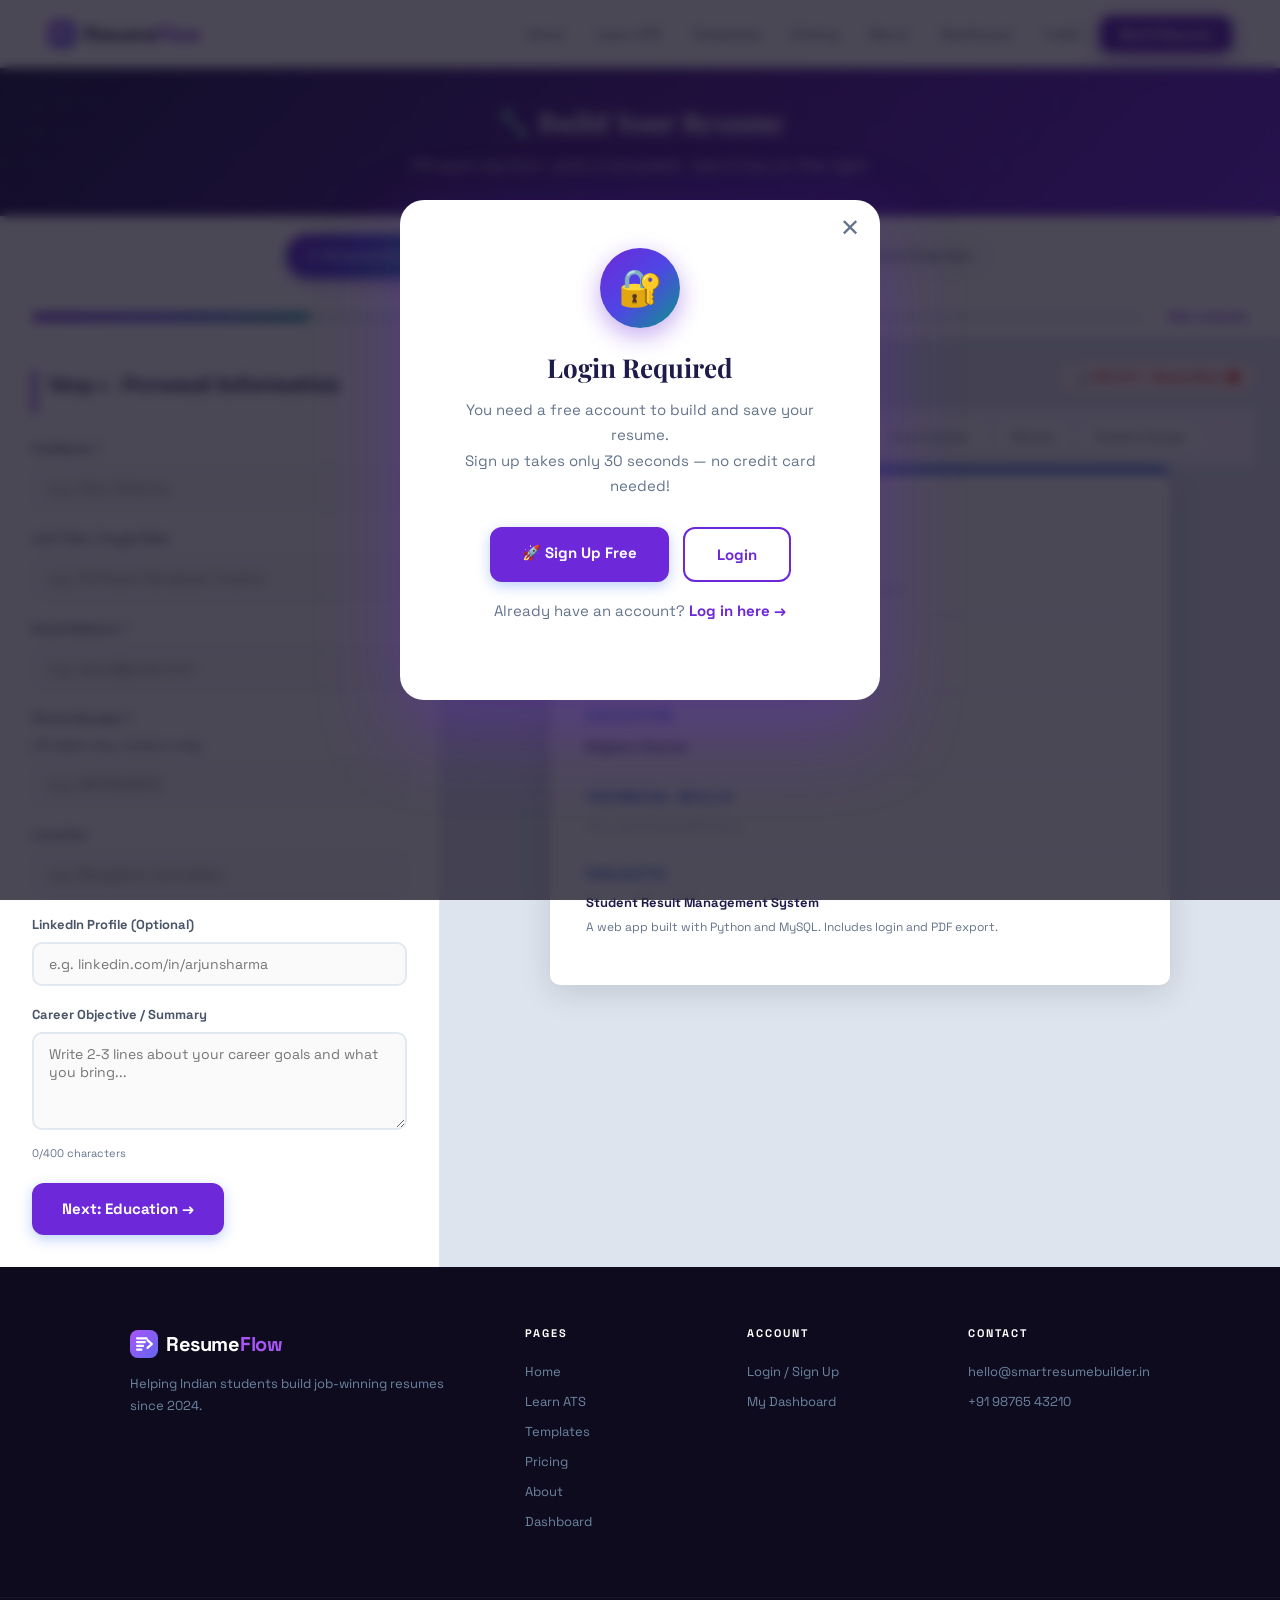
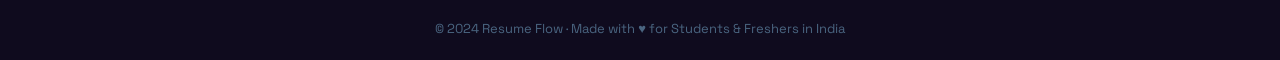
<file: build-resume.html>
<!DOCTYPE html>
<html lang="en">
<head>
  <meta charset="UTF-8">
  <meta name="viewport" content="width=device-width, initial-scale=1.0">
  <title>Build Resume – Resume Flow</title>
  <meta name="description" content="Build a professional ATS-friendly resume in minutes. Free resume builder for Indian students and freshers.">
  <meta property="og:title" content="Build Resume – Resume Flow">
  <meta property="og:description" content="Create your job-winning resume in minutes. ATS-optimised templates.">
  <meta property="og:type" content="website">
  <meta name="theme-color" content="#6d28d9">
  <link href="https://fonts.googleapis.com/css2?family=Playfair+Display:ital,wght@0,700;0,900;1,700&family=Space+Grotesk:wght@400;500;600;700&display=swap" rel="stylesheet">
  <link rel="stylesheet" href="style.css">
  <link rel="stylesheet" href="print.css" media="print">
</head>
<body>
  <a href="#main-content" class="skip-link">Skip to main content</a>

  <div class="auth-modal-overlay hidden" id="authModal">
    <div class="auth-modal">
      <button class="auth-modal-close" id="closeModal" title="Close">&#x2715;</button>
      <div class="auth-modal-icon">&#x1F510;</div>
      <h2>Login Required</h2>
      <p>
        You need a free account to build and save your resume.<br>
        Sign up takes only 30 seconds — no credit card needed!
      </p>
      <div class="auth-modal-btns">
        <a href="login.html" class="btn-primary">&#x1F680; Sign Up Free</a>
        <a href="login.html" class="btn-ghost">Login</a>
      </div>
      <p class="auth-modal-note">
        Already have an account? <a href="login.html">Log in here &rarr;</a>
      </p>
    </div>
  </div>

  <nav class="navbar">
    <input type="checkbox" id="nav-toggle" class="nav-toggle-cb">
    <a href="index.html" class="nav-logo" style="display: flex; align-items: center; gap: 8px; background: none; -webkit-text-fill-color: initial;">
      <svg width="28" height="28" viewBox="0 0 32 32" fill="none" xmlns="http://www.w3.org/2000/svg">
        <rect width="32" height="32" rx="9" fill="url(#logo-grad-nav)" />
        <path d="M8 9.5H19" stroke="white" stroke-width="2.5" stroke-linecap="round" />
        <path d="M8 13.8H17" stroke="white" stroke-width="2.5" stroke-linecap="round" />
        <path d="M8 18.1H15" stroke="white" stroke-width="2.5" stroke-linecap="round" />
        <path d="M8 22.4H13" stroke="white" stroke-width="2.5" stroke-linecap="round" />
        <path d="M20 11.5L25 16L20 20.5" stroke="white" stroke-width="2.5" stroke-linecap="round" stroke-linejoin="round" />
        <defs>
          <linearGradient id="logo-grad-nav" x1="0" y1="0" x2="32" y2="32" gradientUnits="userSpaceOnUse">
            <stop stop-color="#a855f7" />
            <stop offset="1" stop-color="#6366f1" />
          </linearGradient>
        </defs>
      </svg>
      <span style="font-family: 'Space Grotesk', sans-serif; font-size: 20px; font-weight: 700; color: #1e1b4b; letter-spacing: -0.5px; display: flex; align-items: center;">
        Resume<span style="color: #6d28d9; margin-left: 1px;">Flow</span>
      </span>
    </a>
    <label for="nav-toggle" class="hamburger"><span></span><span></span><span></span></label>
    <ul class="nav-links">
      <li><a href="index.html">Home</a></li>
      <li><a href="learn-ats.html">Learn ATS</a></li>
      <li><a href="templates.html">Templates</a></li>
      <li><a href="pricing.html">Pricing</a></li>
      <li><a href="about.html">About</a></li>
      <li><a href="dashboard.html">Dashboard</a></li>
      <li><a href="login.html" id="navLoginLink">Login</a></li>
      <li><a href="#" id="navLogoutLink" style="display:none" onclick="logoutUser();return false;">Logout</a></li>
      <li><a href="build-resume.html" class="nav-cta active">Build Resume</a></li>
    </ul>
  </nav>

  <header class="page-header small-page-header">
    <h1>&#x1F527; Build Your Resume</h1>
    <p class="page-header-sub">Fill each section &middot; pick a template &middot; see it live on the right</p>
  </header>

  <div class="step-bar">
    <a href="#step-personal"  class="step-pill active-step">1 &middot; Personal Info</a>
    <span class="step-sep">&rsaquo;</span>
    <a href="#step-education" class="step-pill">2 &middot; Education</a>
    <span class="step-sep">&rsaquo;</span>
    <a href="#step-skills"    class="step-pill">3 &middot; Skills &amp; Projects</a>
    <span class="step-sep">&rsaquo;</span>
    <a href="#step-preview"   class="step-pill">4 &middot; Preview &amp; Download</a>
  </div>

  <div class="form-progress-wrap" role="progressbar" aria-label="Resume completion progress" aria-valuemin="0" aria-valuemax="100">
    <div class="form-progress-track">
      <div id="formProgressBar"></div>
    </div>
    <span id="formProgressPct">0% complete</span>
  </div>

  <div class="builder-layout" id="main-content" role="main">

    <div class="builder-form-col">

      <div id="step-personal" class="form-step step-default">
        <h3 class="form-step-title">Step 1 &middot; Personal Information</h3>

        <div class="form-group">
          <label for="fullName">Full Name *</label>
          <input type="text" id="fullName" aria-required="true" aria-describedby="fullName-err" placeholder="e.g. Arjun Sharma" required autocomplete="name">
          <span class="err-msg" id="fullName-err" role="alert"></span>
        </div>
        <div class="form-group">
          <label for="jobTitle">Job Title / Target Role</label>
          <input type="text" id="jobTitle" placeholder="e.g. Software Developer Fresher">
        </div>
        <div class="form-group">
          <label for="email">Email Address *</label>
          <input type="email" id="email" aria-required="true" aria-describedby="email-err" placeholder="e.g. arjun@gmail.com" required autocomplete="email">
          <span class="err-msg"></span>
        </div>
        <div class="form-group">
          <label for="phone">Phone Number * <small>(10 digits only, numbers only)</small></label>
          <input type="tel" id="phone" aria-required="true" aria-describedby="phone-err" placeholder="e.g. 9876543210"
                 maxlength="10" pattern="[0-9]{10}" inputmode="numeric" required>
          <span class="err-msg"></span>
        </div>
        <div class="form-group">
          <label for="location">Location</label>
          <input type="text" id="location" placeholder="e.g. Bangalore, Karnataka">
        </div>
        <div class="form-group">
          <label for="linkedin">LinkedIn Profile (Optional)</label>
          <input type="text" id="linkedin" placeholder="e.g. linkedin.com/in/arjunsharma">
        </div>
        <div class="form-group">
          <label for="summary">Career Objective / Summary</label>
          <textarea id="summary" rows="4" maxlength="400"
            placeholder="Write 2-3 lines about your career goals and what you bring..."></textarea>
          <span class="char-count">0/400 characters</span>
        </div>
        <a href="#step-education" class="btn-primary">Next: Education &rarr;</a>
      </div>

      <div id="step-education" class="form-step">
        <h3 class="form-step-title">Step 2 &middot; Education</h3>
        <div class="form-group">
          <label for="degree">Degree / Course *</label>
          <input type="text" id="degree" placeholder="e.g. B.Tech in Computer Science" required>
        </div>
        <div class="form-group">
          <label for="college">College / University *</label>
          <input type="text" id="college" placeholder="e.g. ABC Institute of Technology" required>
        </div>
        <div class="form-group">
          <label for="gradYear">Year of Passing *</label>
          <input type="number" id="gradYear" placeholder="e.g. 2025"
                 min="2000" max="2035" inputmode="numeric">
          <span class="err-msg"></span>
        </div>
        <div class="form-group">
          <label for="cgpa">CGPA / Percentage</label>
          <input type="text" id="cgpa" placeholder="e.g. 8.5 CGPA or 85%">
        </div>
        <div class="form-group">
          <label for="class12">12th Class School &amp; Year</label>
          <input type="text" id="class12" placeholder="e.g. XYZ Sr. Sec. School, 2021 &mdash; 88%">
        </div>
        <div class="form-group">
          <label for="class10">10th Class School &amp; Year</label>
          <input type="text" id="class10" placeholder="e.g. ABC High School, 2019 &mdash; 90%">
        </div>
        <div class="form-step-nav">
          <a href="#step-personal"  class="btn-ghost">&larr; Back</a>
          <a href="#step-skills"    class="btn-primary">Next: Skills &rarr;</a>
        </div>
      </div>

      <div id="step-skills" class="form-step">
        <h3 class="form-step-title">Step 3 &middot; Skills &amp; Projects</h3>
        <div class="form-group">
          <label for="techSkills">Technical Skills *</label>
          <textarea id="techSkills" rows="3"
            placeholder="e.g. Python, Java, C++, HTML, CSS, JavaScript, MySQL"></textarea>
          <small>Separate each skill with a comma</small>
        </div>
        <div class="form-group">
          <label for="softSkills">Soft Skills</label>
          <textarea id="softSkills" rows="2"
            placeholder="e.g. Teamwork, Communication, Problem Solving"></textarea>
        </div>
        <div class="form-group">
          <label for="p1title">Project 1 &mdash; Title</label>
          <input type="text" id="p1title" placeholder="e.g. Student Result Management System">
        </div>
        <div class="form-group">
          <label for="p1desc">Project 1 &mdash; Description</label>
          <textarea id="p1desc" rows="3"
            placeholder="What it does, technologies used, your role..."></textarea>
        </div>
        <div class="form-group">
          <label for="p2title">Project 2 &mdash; Title (Optional)</label>
          <input type="text" id="p2title" placeholder="e.g. Weather App using OpenWeather API">
        </div>
        <div class="form-group">
          <label for="p2desc">Project 2 &mdash; Description</label>
          <textarea id="p2desc" rows="3" placeholder="What it does, technologies used..."></textarea>
        </div>
        <div class="form-group">
          <label for="certs">Certifications (Optional)</label>
          <textarea id="certs" rows="2"
            placeholder="e.g. Python for Everybody &mdash; Coursera (2024)"></textarea>
        </div>
        <div class="form-group">
          <label for="activities">Extra-Curricular Activities (Optional)</label>
          <textarea id="activities" rows="2"
            placeholder="e.g. Organised college tech fest &middot; Member of coding club"></textarea>
        </div>
        <div class="form-step-nav">
          <a href="#step-education" class="btn-ghost">&larr; Back</a>
          <a href="#step-preview"   class="btn-primary">Preview Resume &rarr;</a>
        </div>
      </div>

      <div id="step-preview" class="form-step">
        <div class="done-box">
          <span class="done-icon">&#x1F389;</span>
          <h3>Your Resume is Ready!</h3>
          <p>Check the live preview on the right. Switch templates above the preview.</p>
          <div class="done-btns">
            <a href="#" onclick="downloadResume(); return false;" class="btn-primary">&#x2B07;&#xFE0F; Download as PDF</a>
            <a href="#" id="saveResumeBtn" class="btn-ghost">&#x1F4BE; Save Resume</a>
            <a href="#step-personal" class="btn-ghost">&#x270F;&#xFE0F; Edit</a>
          </div>
        </div>
        <div class="tips-reminder">
          <h4>&#x1F4A1; Before you submit:</h4>
          <ul>
            <li>Check for spelling mistakes carefully</li>
            <li>Ensure email and phone are correct</li>
            <li>Use keywords from the actual job description</li>
            <li>Keep to 1 page if less than 2 years experience</li>
            <li>ATS prefers simple formatting &mdash; avoid tables in Word</li>
          </ul>
        </div>
      </div>

    </div>

    <div class="preview-col" role="complementary" aria-label="Live resume preview" aria-live="polite">

      <div class="preview-header-bar">
        <span>&#x1F441;&#xFE0F; Live Resume Preview</span>
        <span class="ats-score-badge" id="atsScoreBadge">&#x1F4CA; ATS Score: &mdash;</span>
      </div>

      <div class="tpl-selector-bar">
        <span>Template:</span>
        <button class="tpl-btn active" data-tpl="classic">Classic Clean</button>
        <button class="tpl-btn" data-tpl="modern-blue">Modern Blue</button>
        <button class="tpl-btn" data-tpl="dark-bold">Bold Dark</button>
        <button class="tpl-btn" data-tpl="green-sidebar">Green Sidebar</button>
        <button class="tpl-btn" data-tpl="minimal">Minimal</button>
        <button class="tpl-btn" data-tpl="orange">Student Orange</button>
      </div>

      <div class="resume-doc" id="resumeDoc">

        <div class="rdoc-head" id="rdocHeader">
          <h1 class="rdoc-name" id="prev-name">Your Full Name</h1>
          <p class="rdoc-role" id="prev-role">Job Title / Target Role</p>
          <div class="rdoc-contact-row" id="prev-contact">
            <span>&#x1F4E7; your@email.com</span>
            <span>&#x1F4F1; 9876543210</span>
            <span>&#x1F4CD; City, State</span>
          </div>
        </div>

        <div class="rdoc-sidebar" id="rdocSidebar" style="display:none;">
          <div>
            <div class="rdoc-sidebar-name" id="sb-name">Your Name</div>
            <div class="rdoc-sidebar-role" id="sb-role">Job Title</div>
          </div>
          <div>
            <div class="rdoc-sidebar-section-title">Contact</div>
            <div class="rdoc-sidebar-item" id="sb-email">&#x1F4E7; your@email.com</div>
            <div class="rdoc-sidebar-item" id="sb-phone">&#x1F4F1; 9876543210</div>
            <div class="rdoc-sidebar-item" id="sb-loc">&#x1F4CD; City, State</div>
          </div>
          <div>
            <div class="rdoc-sidebar-section-title">Skills</div>
            <div class="rdoc-sidebar-item" id="sb-skills">&mdash;</div>
          </div>
          <div>
            <div class="rdoc-sidebar-section-title">Education</div>
            <div class="rdoc-sidebar-item" id="sb-degree">&mdash;</div>
            <div class="rdoc-sidebar-item" id="sb-year" style="font-size:11px;opacity:.7;"></div>
          </div>
        </div>

        <div id="rdocMain">
          <hr class="rdoc-divider">
          <div class="rdoc-section">
            <h2 class="rdoc-sec-title">Career Objective</h2>
            <p class="rdoc-placeholder-text" id="prev-summary">Your career objective will appear here as you type.</p>
          </div>
          <hr class="rdoc-divider">
          <div class="rdoc-section">
            <h2 class="rdoc-sec-title">Education</h2>
            <div class="rdoc-edu-row">
              <div>
                <strong id="prev-degree">B.Tech in Computer Science</strong>
                <span class="rdoc-edu-college" id="prev-college"> &middot; ABC Institute of Technology</span>
              </div>
              <span class="rdoc-edu-year" id="prev-year">2025</span>
            </div>
            <p class="rdoc-small" id="prev-cgpa">CGPA: 8.5</p>
          </div>
          <hr class="rdoc-divider">
          <div class="rdoc-section">
            <h2 class="rdoc-sec-title">Technical Skills</h2>
            <p class="rdoc-placeholder-text" id="prev-skills">Python &nbsp;&middot;&nbsp; Java &nbsp;&middot;&nbsp; HTML &nbsp;&middot;&nbsp; CSS &nbsp;&middot;&nbsp; JavaScript</p>
            <p class="rdoc-small" id="prev-soft" style="margin-top:4px;"></p>
          </div>
          <hr class="rdoc-divider">
          <div class="rdoc-section">
            <h2 class="rdoc-sec-title">Projects</h2>
            <div class="rdoc-project" id="prev-p1">
              <strong>Student Result Management System</strong>
              <p>A web app built with Python and MySQL. Includes login and PDF export.</p>
            </div>
            <div class="rdoc-project" id="prev-p2" style="display:none;"></div>
          </div>
          <hr class="rdoc-divider" id="certsDivider" style="display:none;">
          <div class="rdoc-section" id="certsSection" style="display:none;">
            <h2 class="rdoc-sec-title">Certifications</h2>
            <p class="rdoc-small" id="prev-certs"></p>
          </div>
        </div>

      </div>
    </div>

  </div>

  <footer class="footer">
    <div class="footer-top">
      <div class="footer-brand">
        <div style="display: flex; align-items: center; gap: 8px; margin-bottom: 12px;">
          <svg width="28" height="28" viewBox="0 0 32 32" fill="none" xmlns="http://www.w3.org/2000/svg">
            <rect width="32" height="32" rx="9" fill="url(#logo-grad-foot)" />
            <path d="M8 9.5H19" stroke="white" stroke-width="2.5" stroke-linecap="round" />
            <path d="M8 13.8H17" stroke="white" stroke-width="2.5" stroke-linecap="round" />
            <path d="M8 18.1H15" stroke="white" stroke-width="2.5" stroke-linecap="round" />
            <path d="M8 22.4H13" stroke="white" stroke-width="2.5" stroke-linecap="round" />
            <path d="M20 11.5L25 16L20 20.5" stroke="white" stroke-width="2.5" stroke-linecap="round" stroke-linejoin="round" />
            <defs>
              <linearGradient id="logo-grad-foot" x1="0" y1="0" x2="32" y2="32" gradientUnits="userSpaceOnUse">
                <stop stop-color="#a855f7" />
                <stop offset="1" stop-color="#6366f1" />
              </linearGradient>
            </defs>
          </svg>
          <span style="font-family: 'Space Grotesk', sans-serif; font-size: 20px; font-weight: 700; color: #ffffff; letter-spacing: -0.5px;">
            Resume<span style="color: #a855f7; margin-left: 1px;">Flow</span>
          </span>
        </div>
        <p>Helping Indian students build job-winning resumes since 2024.</p>
      </div>
      <div class="footer-links-group">
        <h4>Pages</h4>
        <a href="index.html">Home</a><a href="learn-ats.html">Learn ATS</a>
        <a href="templates.html">Templates</a><a href="pricing.html">Pricing</a>
        <a href="about.html">About</a><a href="dashboard.html">Dashboard</a>
      </div>
      <div class="footer-links-group">
        <h4>Account</h4>
        <a href="login.html">Login / Sign Up</a>
        <a href="dashboard.html">My Dashboard</a>
      </div>
      <div class="footer-links-group">
        <h4>Contact</h4>
        <span>hello@smartresumebuilder.in</span>
        <span>+91 98765 43210</span>
      </div>
    </div>
    <div class="footer-bottom">
      <p>&copy; 2024 Resume Flow &middot; Made with &hearts; for Students &amp; Freshers in India</p>
    </div>
  </footer>

  <script src="script.js"></script>

  <script>
    /* ── helpers ─────────────────────────────────────────── */
    const gVal  = id => document.getElementById(id)?.value?.trim() ?? '';
    const el = id => document.getElementById(id);

    /* ── AUTH GATE ───────────────────────────────────────── */
    const showAuthModal  = () => el('authModal').classList.remove('hidden');
    const closeAuthModal = () => el('authModal').classList.add('hidden');

    el('closeModal').addEventListener('click', () => {
      closeAuthModal();
      if (typeof showToast === 'function') showToast('Sign up free to save your resume!', 'info');
    });

    // Re-gate any form interaction if not logged in
    document.querySelector('.builder-form-col').addEventListener('focusin', () => {
      if (typeof getAuthUser === 'function' && !getAuthUser()) showAuthModal();
    });

    // Show on load
    document.addEventListener('DOMContentLoaded', () => {
      if (typeof getAuthUser === 'function' && !getAuthUser()) setTimeout(showAuthModal, 700);
    });

    /* ── TEMPLATE ENGINE ─────────────────────────────────── */
    /*
     * Each template is defined as a plain object with style maps.
     * We apply styles DIRECTLY as inline styles — no CSS class dependency.
     * This guarantees templates always visually change regardless of
     * any CSS specificity conflicts.
     */

    const TEMPLATES = {

      'classic': {
        doc:     { background:'#ffffff', color:'#1e293b', padding:'36px', display:'block', borderRadius:'10px', borderTop:'6px solid #1a56db' },
        header:  { display:'block', background:'transparent', padding:'0', margin:'0', borderBottom:'none', borderTop:'none', textAlign:'left' },
        name:    { color:'#1e3560', fontFamily:"'Playfair Display',serif", fontSize:'26px', textAlign:'left' },
        role:    { color:'#1a56db', fontWeight:'700', textAlign:'left' },
        contact: { color:'#94a3b8', justifyContent:'flex-start' },
        divider: { borderTop:'2px solid #e2e8f0', margin:'14px 0' },
        secTitle:{ color:'#1a56db', borderLeft:'none', paddingLeft:'0', fontSize:'14px', letterSpacing:'1.5px', textTransform:'uppercase', borderBottom:'none' },
        body:    { color:'#334155' },
        sidebar: { display:'none' },
        main:    { display:'block' },
        hasSidebar: false,
      },

      'modern-blue': {
        doc:     { background:'#ffffff', color:'#1e293b', padding:'36px', display:'block', borderRadius:'10px', borderTop:'none' },
        header:  { display:'block', background:'#1a56db', padding:'28px 36px', margin:'-36px -36px 20px -36px', borderRadius:'10px 10px 0 0', borderBottom:'none', textAlign:'left' },
        name:    { color:'#ffffff', fontFamily:"'Playfair Display',serif", fontSize:'26px', textAlign:'left' },
        role:    { color:'rgba(255,255,255,0.85)', fontWeight:'700', textAlign:'left' },
        contact: { color:'rgba(255,255,255,0.75)', justifyContent:'flex-start' },
        divider: { borderTop:'2px solid #bfdbfe', margin:'14px 0' },
        secTitle:{ color:'#1a56db', borderLeft:'3px solid #1a56db', paddingLeft:'8px', fontSize:'14px', letterSpacing:'1.5px', textTransform:'uppercase', borderBottom:'none' },
        body:    { color:'#334155' },
        sidebar: { display:'none' },
        main:    { display:'block' },
        hasSidebar: false,
      },

      'dark-bold': {
        doc:     { background:'#ffffff', color:'#334155', padding:'36px', display:'block', borderRadius:'10px', borderTop:'none' },
        header:  { display:'block', background:'#1e3560', padding:'28px 36px', margin:'-36px -36px 20px -36px', borderRadius:'10px 10px 0 0', borderTop:'5px solid #f59e0b', textAlign:'left' },
        name:    { color:'#ffffff', fontFamily:"'Playfair Display',serif", fontSize:'26px', textAlign:'left' },
        role:    { color:'rgba(255,255,255,0.7)', fontWeight:'700', textAlign:'left' },
        contact: { color:'rgba(255,255,255,0.5)', justifyContent:'flex-start' },
        divider: { borderTop:'1px solid #e2e8f0', margin:'14px 0' },
        secTitle:{ color:'#1e3560', borderLeft:'4px solid #f59e0b', paddingLeft:'8px', fontSize:'14px', letterSpacing:'1.5px', textTransform:'uppercase', borderBottom:'none' },
        body:    { color:'#334155' },
        sidebar: { display:'none' },
        main:    { display:'block' },
        hasSidebar: false,
      },

      'green-sidebar': {
        doc:     { background:'#ffffff', display:'flex', flexDirection:'row', padding:'0', overflow:'hidden', borderRadius:'10px', borderTop:'none' },
        header:  { display:'none' },
        name:    { color:'#15803d', fontFamily:"'Playfair Display',serif", fontSize:'26px', textAlign:'left' },
        role:    { color:'#64748b', fontWeight:'700', textAlign:'left' },
        contact: { color:'#64748b', justifyContent:'flex-start' },
        divider: { borderTop:'2px solid #dcfce7', margin:'12px 0' },
        secTitle:{ color:'#15803d', borderLeft:'none', paddingLeft:'0', fontSize:'14px', letterSpacing:'1.5px', textTransform:'uppercase', borderBottom:'none' },
        body:    { color:'#334155' },
        sidebar: { display:'flex', flexDirection:'column', gap:'20px', width:'210px', flexShrink:'0',
                   background:'#15803d', padding:'28px 20px', overflowY:'auto', color:'#ffffff' },
        main:    { flex:'1', padding:'28px 24px', overflowY:'auto', display:'block' },
        hasSidebar: true,
      },

      'minimal': {
        doc:     { background:'#ffffff', color:'#111111', padding:'36px', display:'block', borderRadius:'10px', borderTop:'3px solid #111111' },
        header:  { display:'block', background:'transparent', padding:'0', margin:'0', textAlign:'center', borderBottom:'1px solid #e5e7eb', paddingBottom:'16px', marginBottom:'16px', borderTop:'none' },
        name:    { color:'#111111', fontFamily:"'Space Grotesk',sans-serif", fontSize:'28px', letterSpacing:'-1px', textAlign:'center' },
        role:    { color:'#64748b', fontWeight:'400', textAlign:'center' },
        contact: { color:'#94a3b8', justifyContent:'center' },
        divider: { borderTop:'1px solid #e2e8f0', margin:'12px 0' },
        secTitle:{ color:'#111111', borderBottom:'none', paddingBottom:'0', borderLeft:'none', paddingLeft:'0', fontSize:'12px', letterSpacing:'3px', textTransform:'uppercase' },
        body:    { color:'#334155' },
        sidebar: { display:'none' },
        main:    { display:'block' },
        hasSidebar: false,
      },

      'orange': {
        doc:     { background:'#ffffff', color:'#1e293b', padding:'36px', display:'block', borderRadius:'10px', borderTop:'8px solid #ea580c' },
        header:  { display:'block', background:'transparent', padding:'0 0 16px 0', margin:'0 0 16px 0', borderBottom:'2px solid #ea580c', borderTop:'none', textAlign:'left' },
        name:    { color:'#1e3560', fontFamily:"'Playfair Display',serif", fontSize:'26px', textAlign:'left' },
        role:    { color:'#64748b', fontWeight:'700', textAlign:'left' },
        contact: { color:'#94a3b8', justifyContent:'flex-start' },
        divider: { borderTop:'2px solid #fed7aa', margin:'14px 0' },
        secTitle:{ color:'#ea580c', borderLeft:'none', paddingLeft:'0', fontSize:'14px', letterSpacing:'1.5px', textTransform:'uppercase', borderBottom:'none' },
        body:    { color:'#334155' },
        sidebar: { display:'none' },
        main:    { display:'block' },
        hasSidebar: false,
      },
    };

    /* currentTpl — tracks which template is active */
    let currentTpl = 'classic';

    /**
     * applyStyleMap — sets multiple inline styles from a plain object
     */
    const applyStyleMap = (element, styles) => {
      if (!element || !styles) return;
      Object.entries(styles).forEach(([prop, val]) => {
        element.style[prop] = val;
      });
    };

    /**
     * resetAllStyles — clears every inline style that templates touch
     */
    const resetAllStyles = () => {
      const PROPS_DOC  = ['background','color','padding','display','flexDirection','overflow','borderRadius','borderTop'];
      const PROPS_HEAD = ['background','padding','margin','borderRadius','borderBottom','borderTop','textAlign','paddingBottom','marginBottom'];
      const PROPS_NAME = ['color','fontSize','fontFamily','letterSpacing','textAlign'];
      const PROPS_ROLE = ['color','fontWeight','textAlign'];
      const PROPS_CON  = ['color','justifyContent'];
      const PROPS_SEC  = ['color','borderLeft','paddingLeft','fontSize','letterSpacing','textTransform','borderBottom','paddingBottom'];
      const PROPS_SIDE = ['display','flexDirection','width','flexShrink','background','padding','overflowY','gap','color'];
      const PROPS_MAIN = ['flex','padding','overflowY','display'];

      const clear = (element, props) => {
        if (!element) return;
        props.forEach(p => { element.style[p] = ''; });
      };

      clear(el('resumeDoc'),   PROPS_DOC);
      clear(el('rdocHeader'),  PROPS_HEAD);
      clear(el('prev-name'),   PROPS_NAME);
      clear(el('prev-role'),   PROPS_ROLE);
      clear(el('prev-contact'),PROPS_CON);
      clear(el('rdocMain'),    PROPS_MAIN);
      clear(el('rdocSidebar'), PROPS_SIDE);

      document.querySelectorAll('.rdoc-sec-title').forEach(t => clear(t, PROPS_SEC));
      document.querySelectorAll('.rdoc-divider').forEach(d => { d.style.borderTop = ''; d.style.margin = ''; });
      document.querySelectorAll('#rdocMain p, #rdocMain span, #rdocMain strong').forEach(t => { t.style.color = ''; });
    };

    /**
     * applyTemplate — the main template switch function.
     */
    const applyTemplate = (tpl, skipFade = false) => {
      const tplDef = TEMPLATES[tpl];
      if (!tplDef) return;
      currentTpl = tpl;

      const docEl    = el('resumeDoc');
      const headerEl = el('rdocHeader');
      const nameEl   = el('prev-name');
      const roleEl   = el('prev-role');
      const contactEl= el('prev-contact');
      const sidebarEl= el('rdocSidebar');
      const mainEl   = el('rdocMain');
      if (!docEl) return;

      const doApply = () => {
        resetAllStyles();

        applyStyleMap(docEl,     tplDef.doc);
        applyStyleMap(headerEl,  tplDef.header);
        applyStyleMap(nameEl,    tplDef.name);
        applyStyleMap(roleEl,    tplDef.role);
        applyStyleMap(contactEl, tplDef.contact);
        applyStyleMap(sidebarEl, tplDef.sidebar);
        applyStyleMap(mainEl,    tplDef.main);

        document.querySelectorAll('.rdoc-divider').forEach(d => {
          d.style.border    = 'none';
          d.style.borderTop = tplDef.divider.borderTop;
          d.style.margin    = tplDef.divider.margin;
        });
        document.querySelectorAll('.rdoc-sec-title').forEach(t => {
          applyStyleMap(t, tplDef.secTitle);
        });

        if (tplDef.hasSidebar) syncSidebar();
      };

      if (skipFade) {
        doApply();
      } else {
        docEl.style.transition = 'opacity 0.18s ease, transform 0.18s ease';
        docEl.style.opacity    = '0';
        docEl.style.transform  = 'scale(0.98)';
        setTimeout(() => {
          doApply();
          docEl.style.opacity   = '1';
          docEl.style.transform = 'scale(1)';
          setTimeout(() => { docEl.style.transition = ''; }, 250);
        }, 180);
      }
    };

    /* ── SIDEBAR SYNC (Green Sidebar template) ───────────── */
    const syncSidebar = () => {
      const set = (id, val) => { if (el(id)) el(id).textContent = val; };
      set('sb-name',   gVal('fullName')  || 'Your Name');
      set('sb-role',   gVal('jobTitle')  || 'Job Title');
      set('sb-email',  '📧 ' + (gVal('email')    || 'your@email.com'));
      set('sb-phone',  '📱 ' + (gVal('phone')    || '9876543210'));
      set('sb-loc',    '📍 ' + (gVal('location') || 'City, State'));
      const skills = gVal('techSkills').split(',').map(s => s.trim()).filter(Boolean).slice(0, 5).join(', ');
      set('sb-skills', skills || '—');
      set('sb-degree', gVal('degree')   || '—');
      set('sb-year',   gVal('gradYear') || '');
    };

    /* ── TEMPLATE BUTTON WIRING ──────────────────────────── */
    document.querySelector('.tpl-selector-bar').addEventListener('click', (e) => {
      const btn = e.target.closest('.tpl-btn');
      if (!btn) return;
      document.querySelectorAll('.tpl-btn').forEach(b => b.classList.remove('active'));
      btn.classList.add('active');
      applyTemplate(btn.dataset.tpl);
      if (typeof showToast === 'function') showToast(`Template: ${btn.textContent} ✓`, 'success');
    });

    /* ── SAVE BUTTON ─────────────────────────────────────── */
    /* Handled in script.js */

    /* ── PHONE / CHAR COUNTERS ────────────────────────────── */
    el('phone')?.addEventListener('input', function() {
      const pos = this.selectionStart;
      this.value = this.value.replace(/[^\d]/g,'').slice(0,10);
      try { this.setSelectionRange(pos, pos); } catch(_) {}
      const err = this.parentElement.querySelector('.err-msg');
      if (err) {
        const len = this.value.length;
        err.textContent = (len > 0 && len < 10) ? `${len}/10 digits entered` : '';
        err.className   = (len > 0 && len < 10) ? 'err-msg show' : 'err-msg';
      }
    });

    el('summary')?.addEventListener('input', function() {
      const cnt = document.querySelector('.char-count');
      if (cnt) {
        cnt.textContent = `${this.value.length}/400 characters`;
        cnt.style.color = this.value.length > 350 ? '#ea580c' : '#64748b';
      }
    });



    /* ── WIRE ALL FORM INPUTS → sync sidebar ───────── */
    document.querySelector('.builder-form-col').addEventListener('input', () => {
      if (TEMPLATES[currentTpl]?.hasSidebar) syncSidebar();
    });

    /* ── INITIALIZE TEMPLATE ──────────────────────── */
    window.addEventListener('DOMContentLoaded', () => {
      // Small delay to ensure script.js has loaded data
      setTimeout(() => applyTemplate('classic', true), 50);
    });
  </script>
</body>
</html>
</file>
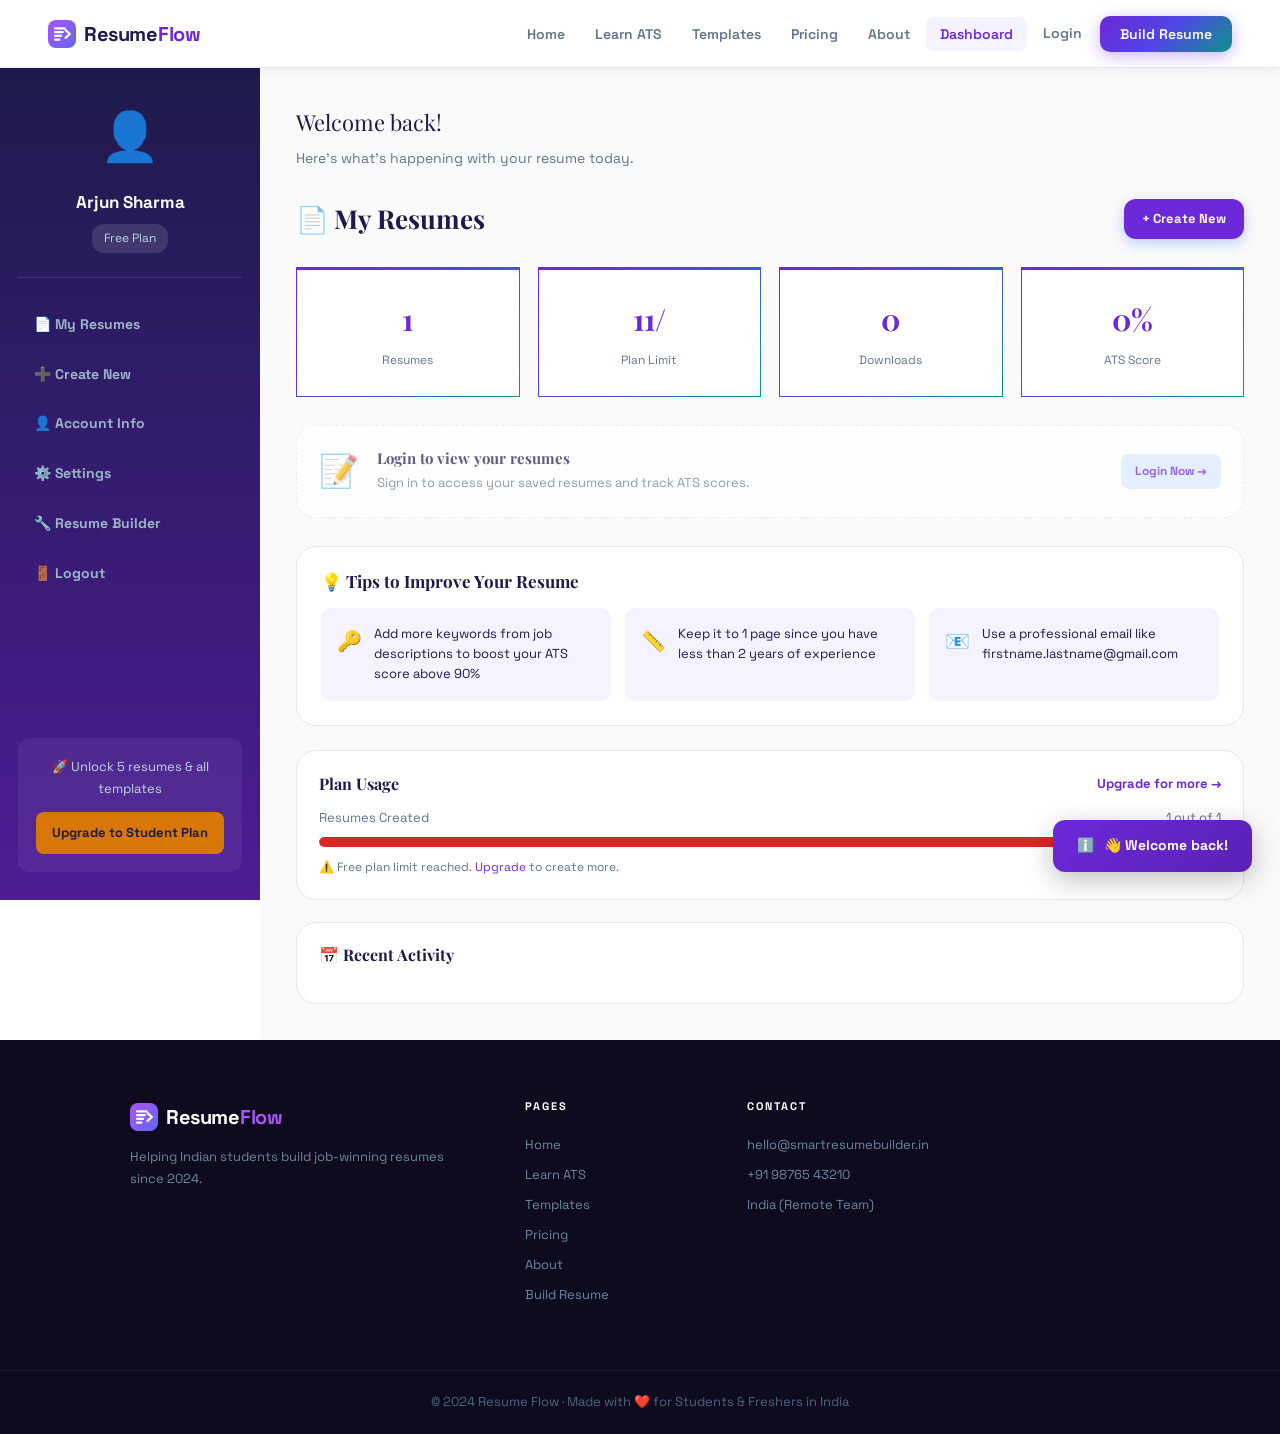
<file: dashboard.html>
<!DOCTYPE html>
<html lang="en">
<head>
  <meta charset="UTF-8">
  <meta name="viewport" content="width=device-width, initial-scale=1.0">
  <title>Dashboard – Resume Flow</title>
  <meta name="description" content="Manage your resumes, track ATS scores, and build new resumes from your personal dashboard.">
  <meta name="theme-color" content="#6d28d9">
  <link href="https://fonts.googleapis.com/css2?family=Playfair+Display:ital,wght@0,700;0,900;1,700&family=Space+Grotesk:wght@400;500;600;700&display=swap" rel="stylesheet">
  <link rel="stylesheet" href="style.css">
</head>
<body>
  <a href="#main-content" class="skip-link">Skip to main content</a>

  <nav class="navbar">
    <input type="checkbox" id="nav-toggle" class="nav-toggle-cb">
    <a href="index.html" class="nav-logo" style="display: flex; align-items: center; gap: 8px; background: none; -webkit-text-fill-color: initial;">
      <svg width="28" height="28" viewBox="0 0 32 32" fill="none" xmlns="http://www.w3.org/2000/svg">
        <rect width="32" height="32" rx="9" fill="url(#logo-grad-nav)" />
        <path d="M8 9.5H19" stroke="white" stroke-width="2.5" stroke-linecap="round" />
        <path d="M8 13.8H17" stroke="white" stroke-width="2.5" stroke-linecap="round" />
        <path d="M8 18.1H15" stroke="white" stroke-width="2.5" stroke-linecap="round" />
        <path d="M8 22.4H13" stroke="white" stroke-width="2.5" stroke-linecap="round" />
        <path d="M20 11.5L25 16L20 20.5" stroke="white" stroke-width="2.5" stroke-linecap="round" stroke-linejoin="round" />
        <defs>
          <linearGradient id="logo-grad-nav" x1="0" y1="0" x2="32" y2="32" gradientUnits="userSpaceOnUse">
            <stop stop-color="#a855f7" />
            <stop offset="1" stop-color="#6366f1" />
          </linearGradient>
        </defs>
      </svg>
      <span style="font-family: 'Space Grotesk', sans-serif; font-size: 20px; font-weight: 700; color: #1e1b4b; letter-spacing: -0.5px; display: flex; align-items: center;">
        Resume<span style="color: #6d28d9; margin-left: 1px;">Flow</span>
      </span>
    </a>
    <label for="nav-toggle" class="hamburger"><span></span><span></span><span></span></label>
    <ul class="nav-links">
      <li><a href="index.html">Home</a></li>
      <li><a href="learn-ats.html">Learn ATS</a></li>
      <li><a href="templates.html">Templates</a></li>
      <li><a href="pricing.html">Pricing</a></li>
      <li><a href="about.html">About</a></li>
      <li><a href="dashboard.html" class="active">Dashboard</a></li>
      <li><a href="login.html" id="navLoginLink">Login</a>
      <li><a href="#" id="navLogoutLink" style="display:none" onclick="logoutUser()">Logout</a></li>
      <li><a href="build-resume.html" class="nav-cta">Build Resume</a></li>
    </ul>
  </nav>

  <div class="dashboard-wrap">

    <input type="radio" name="dash-tab" id="tab-resumes"  class="dash-radio" checked>
    <input type="radio" name="dash-tab" id="tab-create"   class="dash-radio">
    <input type="radio" name="dash-tab" id="tab-account"  class="dash-radio">
    <input type="radio" name="dash-tab" id="tab-settings" class="dash-radio">

    <aside class="dash-sidebar">
      <div class="dash-user-box">
        <div class="dash-avatar">👤</div>
        <p class="dash-username">Arjun Sharma</p>
        <span class="dash-plan-badge">Free Plan</span>
      </div>
      <nav class="dash-nav">
        <label for="tab-resumes"  class="dash-link">📄 My Resumes</label>
        <label for="tab-create"   class="dash-link">➕ Create New</label>
        <label for="tab-account"  class="dash-link">👤 Account Info</label>
        <label for="tab-settings" class="dash-link">⚙️ Settings</label>
        <a href="build-resume.html" class="dash-link">🔧 Resume Builder</a>
        <a href="#" class="dash-link" id="logoutBtn" data-action="logout" onclick="logoutUser();return false;">🚪 Logout</a>
      </nav>
      <div class="dash-upgrade-box">
        <p>🚀 Unlock 5 resumes &amp; all templates</p>
        <a href="pricing.html" class="btn-upgrade">Upgrade to Student Plan</a>
      </div>
    </aside>

    <main class="dash-main">

      <div class="dash-panel" id="panel-resumes">

        <div class="dash-greeting" role="heading" aria-level="2">Welcome back!</div>
        <p class="dash-greeting-sub">Here's what's happening with your resume today.</p>
        <div class="dash-panel-header">
          <h2>📄 My Resumes</h2>
          <a href="build-resume.html" class="btn-primary small">+ Create New</a>
        </div>

        <div class="dash-stats-row">
          <div class="dash-stat-box"><span class="dsb-num" id="stat-resumes">1</span><span class="dsb-lbl">Resumes</span></div>
          <div class="dash-stat-box"><span class="dsb-num" id="stat-limit">1/1</span><span class="dsb-lbl">Plan Limit</span></div>
          <div class="dash-stat-box"><span class="dsb-num" id="stat-downloads">0</span><span class="dsb-lbl">Downloads</span></div>
          <div class="dash-stat-box"><span class="dsb-num" id="stat-ats">0%</span><span class="dsb-lbl">ATS Score</span></div>
        </div>

        <div class="resume-card-list" id="resumeCardList">
          <div class="resume-card-row">
            <div class="rc-file-icon">📄</div>
            <div class="rc-info">
              <h4>My Main Resume</h4>
              <p>Last edited: 20 Dec 2024 &nbsp;·&nbsp; Template: Classic Clean &nbsp;·&nbsp; ATS Score: 85%</p>
            </div>
            <div class="rc-actions">
              <a href="build-resume.html" class="act-btn edit-act">✏️ Edit</a>
              <a href="#" class="act-btn dl-act" data-action="download" onclick="downloadResume()">⬇️ Download</a>
              <a href="#" class="act-btn del-act" data-action="delete" onclick="confirmDelete(); return false;">🗑️ Delete</a>
            </div>
          </div>
          <div class="resume-card-row dashed-card">
            <div class="rc-file-icon">➕</div>
            <div class="rc-info">
              <h4>Create another resume</h4>
              <p>Upgrade to Student Plan to save up to 5 resumes</p>
            </div>
            <div class="rc-actions">
              <a href="pricing.html" class="act-btn upgrade-act">Upgrade Plan</a>
            </div>
          </div>
        </div>

        <div class="ats-tips-row">
          <h3>💡 Tips to Improve Your Resume</h3>
          <div class="quick-tips-grid">
            <div class="quick-tip">
              <span class="qt-icon">🔑</span>
              <p>Add more keywords from job descriptions to boost your ATS score above 90%</p>
            </div>
            <div class="quick-tip">
              <span class="qt-icon">📏</span>
              <p>Keep it to 1 page since you have less than 2 years of experience</p>
            </div>
            <div class="quick-tip">
              <span class="qt-icon">📧</span>
              <p>Use a professional email like firstname.lastname@gmail.com</p>
            </div>
          </div>
        </div>

        <div class="usage-section">
          <div class="usage-header">
            <h3>Plan Usage</h3>
            <a href="pricing.html" class="upgrade-link-small">Upgrade for more →</a>
          </div>
          <div class="usage-row-label"><span>Resumes Created</span><span id="usage-text">1 out of 1</span></div>
          <div class="usage-bar-bg"><div class="usage-bar-fill" id="usage-bar" style="width:100%;"></div></div>
          <p class="usage-note" id="usage-note">⚠️ Free plan limit reached. <a href="pricing.html">Upgrade</a> to create more.</p>
        </div>

        <div class="activity-section">
          <h3>📅 Recent Activity</h3>
          <div class="activity-list" id="activityList">
            <!-- Loaded dynamically -->
          </div>
        </div>

      </div>

      <div class="dash-panel" id="panel-create">

        <div class="dash-panel-header"><h2>➕ Create New Resume</h2></div>
        <p class="dash-intro-text">Start fresh or use a template to get your resume ready quickly.</p>

        <div class="create-options-grid">
          <div class="create-opt-card">
            <div class="co-icon">📝</div>
            <h3>Blank Resume</h3>
            <p>Start with an empty form and fill in every section step by step.</p>
            <a href="build-resume.html" class="btn-primary">Start Blank</a>
          </div>
          <div class="create-opt-card featured-opt">
            <div class="co-icon">🎨</div>
            <h3>Use a Template</h3>
            <p>Pick a professional ATS-approved template and fill in your details quickly.</p>
            <a href="templates.html" class="btn-primary">Browse Templates</a>
          </div>
          <div class="create-opt-card">
            <div class="co-icon">📋</div>
            <h3>Copy Existing</h3>
            <p>Duplicate your current resume and tweak it for a different job application.</p>
            <a href="pricing.html" class="btn-ghost">Upgrade to Unlock</a>
          </div>
        </div>

        <div class="checklist-section">
          <h3>✅ Resume Checklist — Before You Submit</h3>
          <div class="checklist-grid">
            <label class="check-item"><input type="checkbox"> Full name and contact details are correct</label>
            <label class="check-item"><input type="checkbox"> Added keywords from the job description</label>
            <label class="check-item"><input type="checkbox"> Education section is complete with CGPA</label>
            <label class="check-item"><input type="checkbox"> At least 2 projects with descriptions</label>
            <label class="check-item"><input type="checkbox"> Technical skills are clearly listed</label>
            <label class="check-item"><input type="checkbox"> Resume is 1 page (for freshers)</label>
            <label class="check-item"><input type="checkbox"> Proofread for spelling mistakes</label>
            <label class="check-item"><input type="checkbox"> Saved as PDF before sending</label>
          </div>
        </div>

      </div>

      <div class="dash-panel" id="panel-account">

        <div class="dash-panel-header"><h2>👤 Account Info</h2></div>

        <div class="profile-summary-card">
          <div class="profile-big-avatar">👤</div>
          <div class="profile-summary-info">
            <h3 id="acc-sum-name">Arjun Sharma</h3>
            <p id="acc-sum-contact">arjun@example.com &nbsp;·&nbsp; +91 98765 43210</p>
            <p>ABC Institute of Technology &nbsp;·&nbsp; B.Tech CSE &nbsp;·&nbsp; 2025</p>
            <span class="plan-chip">Free Plan</span>
            <a href="pricing.html" class="upgrade-chip">Upgrade →</a>
          </div>
        </div>

        <div class="account-table">
          <div class="acc-row"><span class="acc-label">Full Name</span><span class="acc-value" id="acc-tbl-name">Arjun Sharma</span></div>
          <div class="acc-row"><span class="acc-label">Email Address</span><span class="acc-value" id="acc-tbl-email">arjun@example.com</span></div>
          <div class="acc-row"><span class="acc-label">Phone Number</span><span class="acc-value" id="acc-tbl-phone">+91 98765 43210</span></div>
          <div class="acc-row"><span class="acc-label">College</span><span class="acc-value">ABC Institute of Technology</span></div>
          <div class="acc-row"><span class="acc-label">Degree</span><span class="acc-value">B.Tech in Computer Science — 2025</span></div>
          <div class="acc-row"><span class="acc-label">Current Plan</span><span class="acc-value">Free Plan &nbsp;<a href="pricing.html" class="inline-link">Upgrade →</a></span></div>
          <div class="acc-row"><span class="acc-label">Member Since</span><span class="acc-value">December 2024</span></div>
        </div>

        <div class="edit-profile-section">
          <h3>Edit Profile</h3>
          <form class="edit-form" action="#" method="get">
            <div class="form-row-2">
              <div class="form-group">
                <label for="edit-name">Full Name</label>
                <input type="text" id="edit-name" value="Arjun Sharma">
              </div>
              <div class="form-group">
                <label for="edit-phone">Phone Number</label>
                <input type="tel" id="edit-phone" value="+91 98765 43210">
              </div>
            </div>
            <div class="form-group">
              <label for="edit-email">Email Address</label>
              <input type="email" id="edit-email" value="arjun@example.com">
            </div>
            <div class="form-group">
              <label for="edit-college">College / University</label>
              <input type="text" id="edit-college" value="ABC Institute of Technology">
            </div>
            <button type="submit" class="btn-primary">Save Changes</button>
          </form>
        </div>

      </div>

      <div class="dash-panel" id="panel-settings">

        <div class="dash-panel-header"><h2>⚙️ Settings</h2></div>

        <div class="settings-group">
          <h3 class="settings-group-title">🔔 Notifications</h3>
          <div class="settings-list">
            <div class="setting-row">
              <div class="setting-text"><h4>Email Notifications</h4><p>Receive news, tips, and updates about resume building</p></div>
              <label class="toggle-switch"><input type="checkbox" checked><span class="toggle-track"></span></label>
            </div>
            <div class="setting-row">
              <div class="setting-text"><h4>Weekly Resume Tips</h4><p>Get a weekly email with tips to improve your resume</p></div>
              <label class="toggle-switch"><input type="checkbox" checked><span class="toggle-track"></span></label>
            </div>
            <div class="setting-row">
              <div class="setting-text"><h4>Job Alerts</h4><p>Get notified when job opportunities match your profile</p></div>
              <label class="toggle-switch"><input type="checkbox"><span class="toggle-track"></span></label>
            </div>
          </div>
        </div>

        <div class="settings-group">
          <h3 class="settings-group-title">🔒 Privacy</h3>
          <div class="settings-list">
            <div class="setting-row">
              <div class="setting-text"><h4>Profile Visibility</h4><p>Allow recruiters to search and find your profile</p></div>
              <label class="toggle-switch"><input type="checkbox"><span class="toggle-track"></span></label>
            </div>
            <div class="setting-row">
              <div class="setting-text"><h4>Data Analytics</h4><p>Allow anonymous data to help improve the service</p></div>
              <label class="toggle-switch"><input type="checkbox" checked><span class="toggle-track"></span></label>
            </div>
          </div>
        </div>

        <div class="settings-group">
          <h3 class="settings-group-title">🔑 Change Password</h3>
          <form class="edit-form" action="#" method="get">
            <div class="form-group">
              <label for="old-pass">Current Password</label>
              <input type="password" id="old-pass" placeholder="Enter current password">
            </div>
            <div class="form-row-2">
              <div class="form-group">
                <label for="new-pass">New Password</label>
                <input type="password" id="new-pass" placeholder="New password">
              </div>
              <div class="form-group">
                <label for="confirm-pass">Confirm Password</label>
                <input type="password" id="confirm-pass" placeholder="Repeat new password">
              </div>
            </div>
            <button type="submit" class="btn-primary">Update Password</button>
          </form>
        </div>

        <div class="danger-zone">
          <h3>⚠️ Danger Zone</h3>
          <p>Permanently delete your account and all your resumes. This cannot be undone.</p>
          <a href="mailto:hello@smartresumebuilder.in?subject=Delete Account Request" class="danger-btn">Request Account Deletion</a>
        </div>

      </div>

    </main>
  </div>

  <footer class="footer">
    <div class="footer-top">
      <div class="footer-brand">
        <div style="display: flex; align-items: center; gap: 8px; margin-bottom: 12px;">
          <svg width="28" height="28" viewBox="0 0 32 32" fill="none" xmlns="http://www.w3.org/2000/svg">
            <rect width="32" height="32" rx="9" fill="url(#logo-grad-foot)" />
            <path d="M8 9.5H19" stroke="white" stroke-width="2.5" stroke-linecap="round" />
            <path d="M8 13.8H17" stroke="white" stroke-width="2.5" stroke-linecap="round" />
            <path d="M8 18.1H15" stroke="white" stroke-width="2.5" stroke-linecap="round" />
            <path d="M8 22.4H13" stroke="white" stroke-width="2.5" stroke-linecap="round" />
            <path d="M20 11.5L25 16L20 20.5" stroke="white" stroke-width="2.5" stroke-linecap="round" stroke-linejoin="round" />
            <defs>
              <linearGradient id="logo-grad-foot" x1="0" y1="0" x2="32" y2="32" gradientUnits="userSpaceOnUse">
                <stop stop-color="#a855f7" />
                <stop offset="1" stop-color="#6366f1" />
              </linearGradient>
            </defs>
          </svg>
          <span style="font-family: 'Space Grotesk', sans-serif; font-size: 20px; font-weight: 700; color: #ffffff; letter-spacing: -0.5px;">
            Resume<span style="color: #a855f7; margin-left: 1px;">Flow</span>
          </span>
        </div>
        <p>Helping Indian students build job-winning resumes since 2024.</p>
      </div>
      <div class="footer-links-group">
        <h4>Pages</h4>
        <a href="index.html">Home</a><a href="learn-ats.html">Learn ATS</a><a href="templates.html">Templates</a>
        <a href="pricing.html">Pricing</a><a href="about.html">About</a><a href="build-resume.html">Build Resume</a>
      </div>
      <div class="footer-links-group"><h4>Contact</h4><span>hello@smartresumebuilder.in</span><span>+91 98765 43210</span><span>India (Remote Team)</span></div>
    </div>
    <div class="footer-bottom"><p>© 2024 Resume Flow · Made with ❤️ for Students &amp; Freshers in India</p></div>
  </footer>

  <script src="script.js"></script>
</body>
</html>
</file>
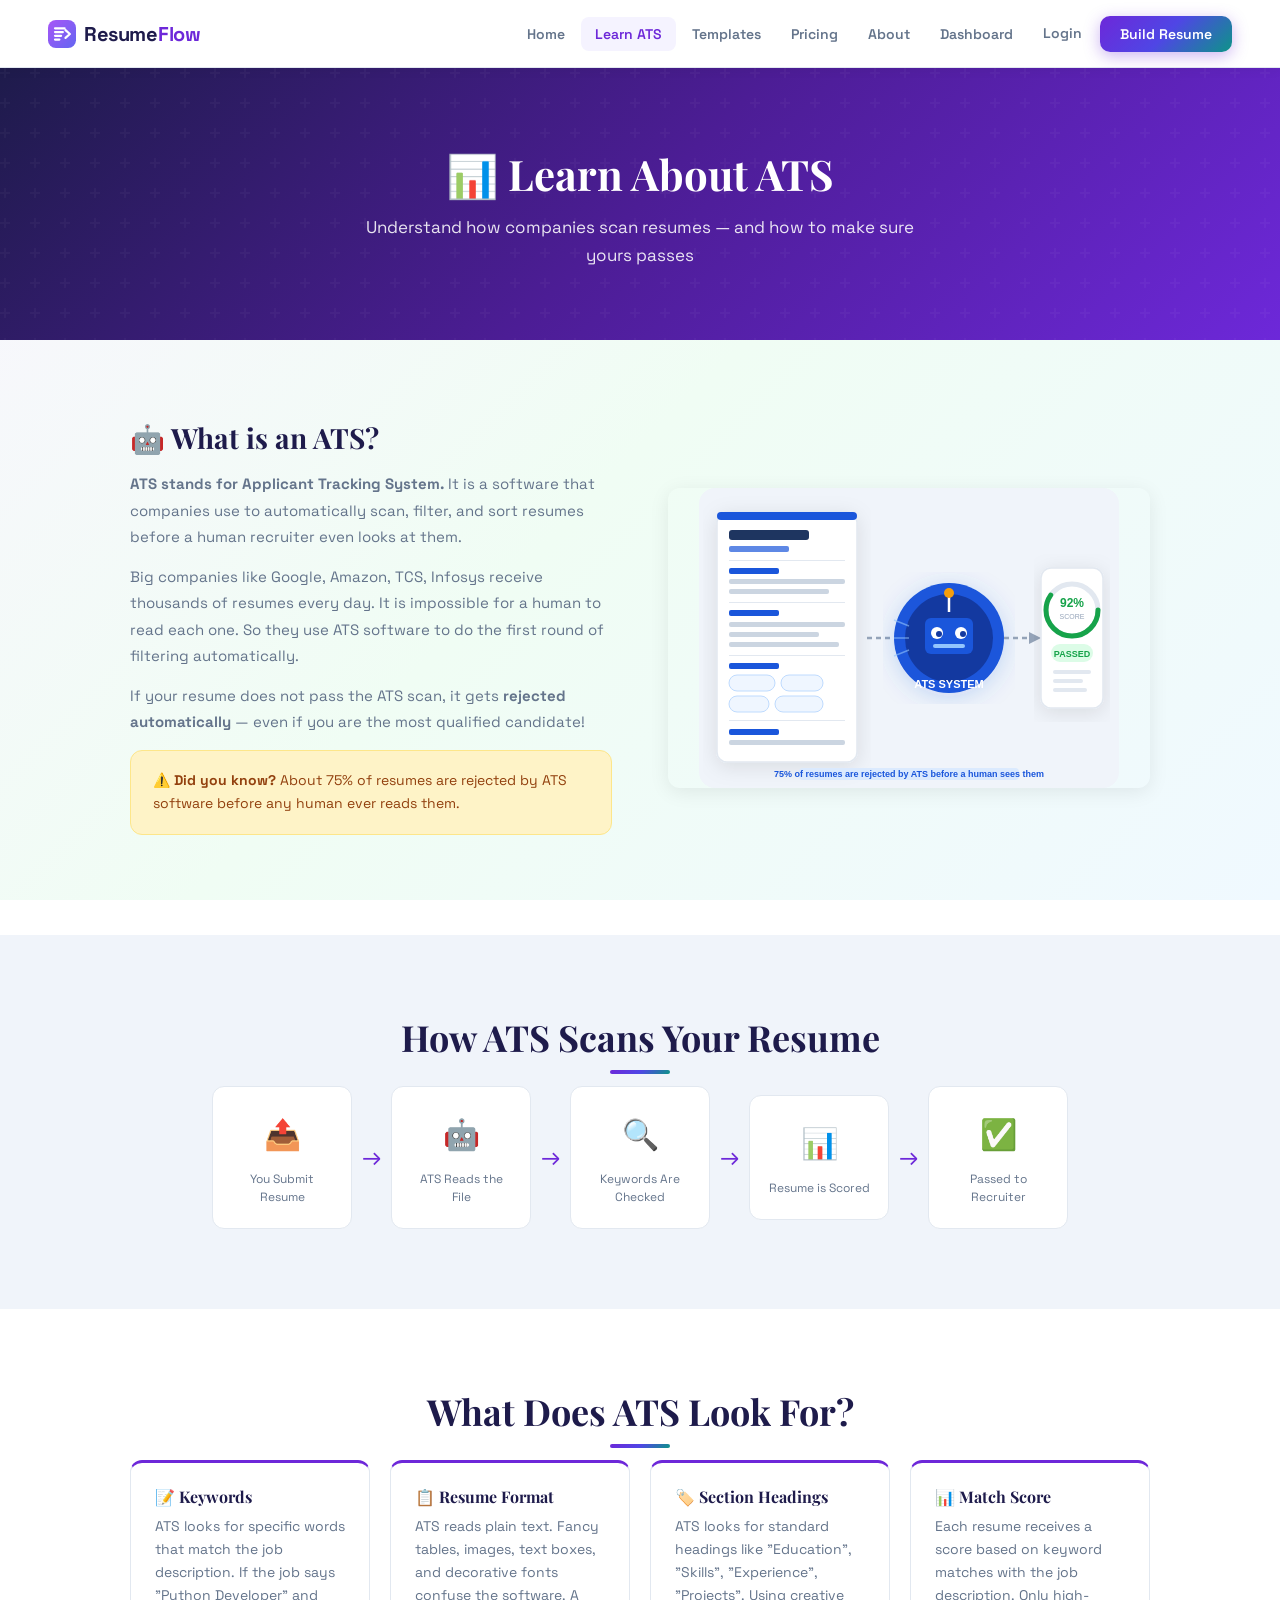
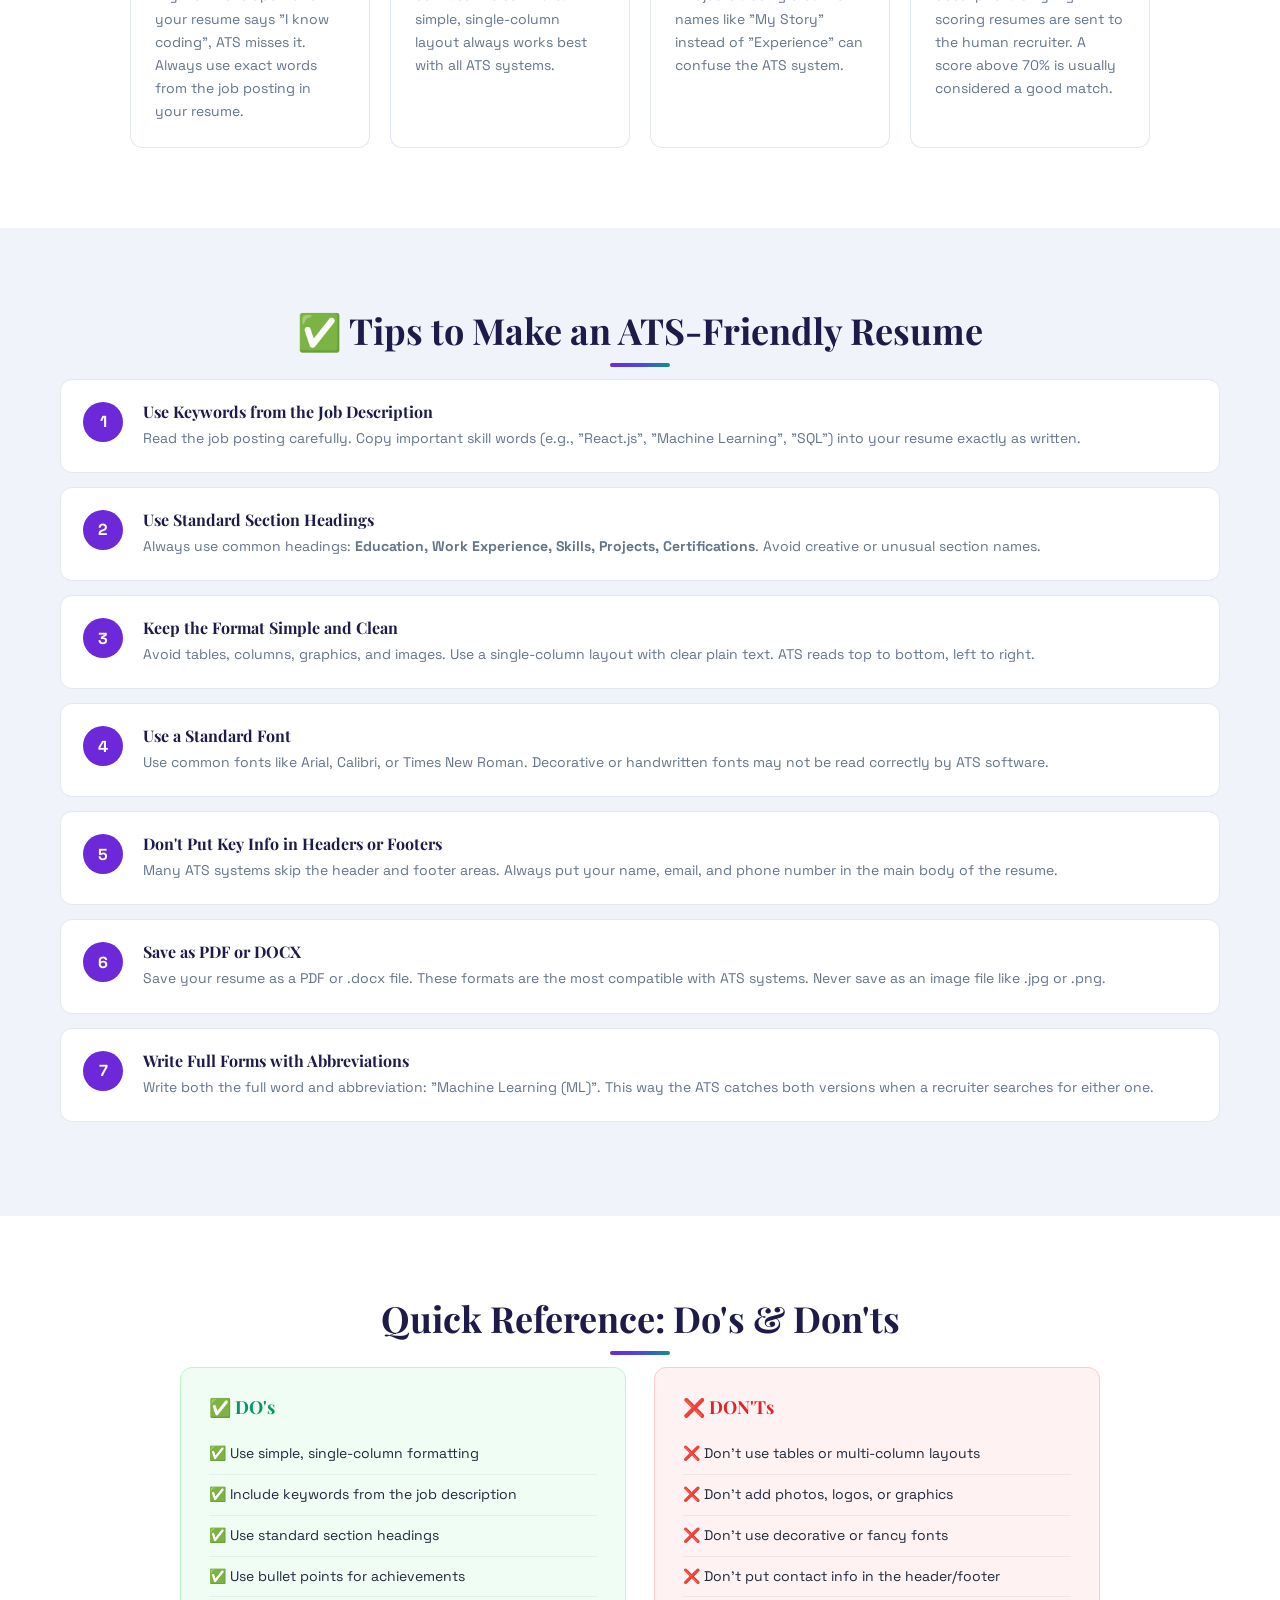
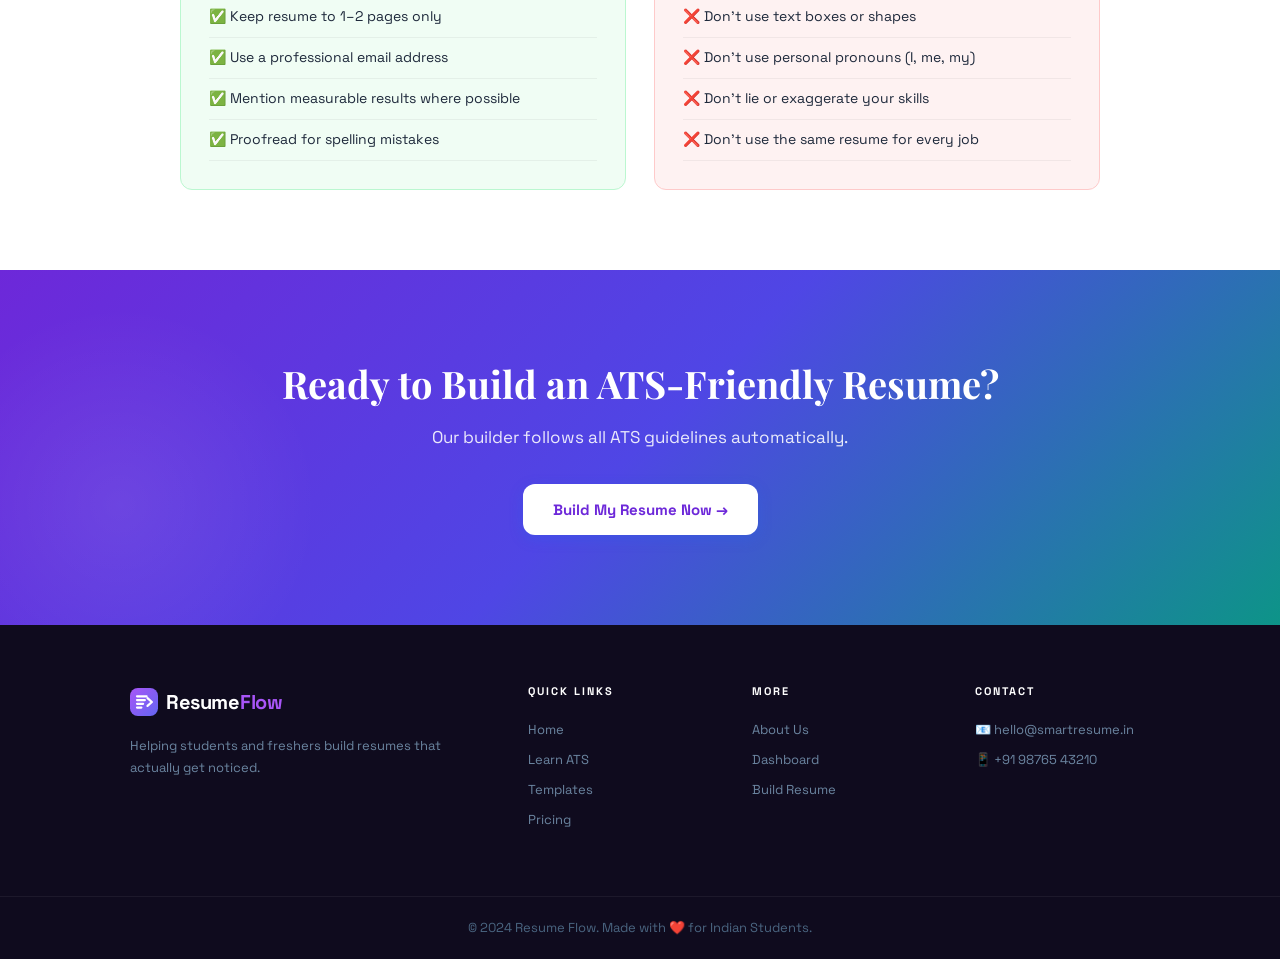
<file: learn-ats.html>
<!DOCTYPE html>
<html lang="en">
<head>
  <meta charset="UTF-8">
  <meta name="viewport" content="width=device-width, initial-scale=1.0">
  <title>Learn ATS - Resume Flow</title>
  <link href="https://fonts.googleapis.com/css2?family=Playfair+Display:ital,wght@0,700;0,900;1,700&family=Space+Grotesk:wght@400;500;600;700&display=swap" rel="stylesheet">
  <link rel="stylesheet" href="style.css">
</head>
<body>
  <a href="#main-content" class="skip-link">Skip to main content</a>

  <nav class="navbar">
    <input type="checkbox" id="nav-toggle" class="nav-toggle-cb">
    <a href="index.html" class="nav-logo" style="display: flex; align-items: center; gap: 8px; background: none; -webkit-text-fill-color: initial;">
      <svg width="28" height="28" viewBox="0 0 32 32" fill="none" xmlns="http://www.w3.org/2000/svg">
        <rect width="32" height="32" rx="9" fill="url(#logo-grad-nav)" />
        <path d="M8 9.5H19" stroke="white" stroke-width="2.5" stroke-linecap="round" />
        <path d="M8 13.8H17" stroke="white" stroke-width="2.5" stroke-linecap="round" />
        <path d="M8 18.1H15" stroke="white" stroke-width="2.5" stroke-linecap="round" />
        <path d="M8 22.4H13" stroke="white" stroke-width="2.5" stroke-linecap="round" />
        <path d="M20 11.5L25 16L20 20.5" stroke="white" stroke-width="2.5" stroke-linecap="round" stroke-linejoin="round" />
        <defs>
          <linearGradient id="logo-grad-nav" x1="0" y1="0" x2="32" y2="32" gradientUnits="userSpaceOnUse">
            <stop stop-color="#a855f7" />
            <stop offset="1" stop-color="#6366f1" />
          </linearGradient>
        </defs>
      </svg>
      <span style="font-family: 'Space Grotesk', sans-serif; font-size: 20px; font-weight: 700; color: #1e1b4b; letter-spacing: -0.5px; display: flex; align-items: center;">
        Resume<span style="color: #6d28d9; margin-left: 1px;">Flow</span>
      </span>
    </a>
    <label for="nav-toggle" class="hamburger"><span></span><span></span><span></span></label>
    <ul class="nav-links">
      <li><a href="index.html">Home</a></li>
      <li><a href="learn-ats.html" class="active">Learn ATS</a></li>
      <li><a href="templates.html">Templates</a></li>
      <li><a href="pricing.html">Pricing</a></li>
      <li><a href="about.html">About</a></li>
      <li><a href="dashboard.html">Dashboard</a></li>
      <li><a href="login.html" id="navLoginLink">Login</a></li>
      <li><a href="#" id="navLogoutLink" style="display:none" onclick="logoutUser();return false;">Logout</a></li>
      <li><a href="build-resume.html" class="nav-cta">Build Resume</a></li>
    </ul>
  </nav>

  <section class="page-header">
    <h1>📊 Learn About ATS</h1>
    <p>Understand how companies scan resumes — and how to make sure yours passes</p>
  </section>

  <section class="section" id="main-content" role="main" white-section">
    <div class="ats-intro-layout">

      <div class="ats-intro-text">
        <h2>🤖 What is an ATS?</h2>
        <p>
          <strong>ATS stands for Applicant Tracking System.</strong> It is a software
          that companies use to automatically scan, filter, and sort resumes before
          a human recruiter even looks at them.
        </p>
        <p>
          Big companies like Google, Amazon, TCS, Infosys receive thousands of
          resumes every day. It is impossible for a human to read each one. So they
          use ATS software to do the first round of filtering automatically.
        </p>
        <p>
          If your resume does not pass the ATS scan, it gets <strong>rejected
          automatically</strong> — even if you are the most qualified candidate!
        </p>
        
        <div class="warning-box">
          ⚠️ <strong>Did you know?</strong> About 75% of resumes are rejected by
          ATS software before any human ever reads them.
        </div>
      </div>

      <div class="ats-intro-img">
        
        <svg xmlns="http://www.w3.org/2000/svg" viewBox="0 0 420 300" width="420" height="300">
  <defs>
    <filter id="s1"><feDropShadow dx="0" dy="4" stdDeviation="10" flood-opacity="0.1"/></filter>
    <filter id="s2"><feDropShadow dx="0" dy="4" stdDeviation="12" flood-color="#1a56db" flood-opacity="0.2"/></filter>
  </defs>
  <rect width="420" height="300" rx="16" fill="#f0f4fa"/>

  <rect x="18" y="24" width="140" height="250" rx="10" fill="#ffffff" stroke="#e2e8f0" stroke-width="1.5" filter="url(#s1)"/>
  <rect x="18" y="24" width="140" height="8" rx="4" fill="#1a56db"/>
  <rect x="30" y="42" width="80" height="10" rx="3" fill="#1e3560"/>
  <rect x="30" y="58" width="60" height="6" rx="2" fill="#1a56db" opacity="0.7"/>
  <rect x="30" y="72" width="116" height="1" fill="#e2e8f0"/>
  <rect x="30" y="80" width="50" height="6" rx="2" fill="#1a56db"/>
  <rect x="30" y="91" width="116" height="5" rx="2" fill="#cbd5e1"/>
  <rect x="30" y="101" width="100" height="5" rx="2" fill="#cbd5e1"/>
  <rect x="30" y="114" width="116" height="1" fill="#e2e8f0"/>
  <rect x="30" y="122" width="50" height="6" rx="2" fill="#1a56db"/>
  <rect x="30" y="134" width="116" height="5" rx="2" fill="#cbd5e1"/>
  <rect x="30" y="144" width="90" height="5" rx="2" fill="#cbd5e1"/>
  <rect x="30" y="154" width="110" height="5" rx="2" fill="#cbd5e1"/>
  <rect x="30" y="167" width="116" height="1" fill="#e2e8f0"/>
  <rect x="30" y="175" width="50" height="6" rx="2" fill="#1a56db"/>
  <rect x="30" y="187" width="46" height="16" rx="8" fill="#eff6ff" stroke="#bfdbfe" stroke-width="1"/>
  <rect x="82" y="187" width="42" height="16" rx="8" fill="#eff6ff" stroke="#bfdbfe" stroke-width="1"/>
  <rect x="30" y="208" width="40" height="16" rx="8" fill="#eff6ff" stroke="#bfdbfe" stroke-width="1"/>
  <rect x="76" y="208" width="48" height="16" rx="8" fill="#eff6ff" stroke="#bfdbfe" stroke-width="1"/>
  <rect x="30" y="232" width="116" height="1" fill="#e2e8f0"/>
  <rect x="30" y="241" width="50" height="6" rx="2" fill="#1a56db"/>
  <rect x="30" y="252" width="116" height="5" rx="2" fill="#cbd5e1"/>

  <line x1="168" y1="150" x2="200" y2="150" stroke="#94a3b8" stroke-width="2.5" stroke-dasharray="5,4"/>
  <polygon points="196,144 208,150 196,156" fill="#94a3b8"/>

  <circle cx="250" cy="150" r="55" fill="#1a56db" filter="url(#s2)"/>
  <circle cx="250" cy="150" r="44" fill="#1339a0"/>
  
  <rect x="226" y="130" width="48" height="36" rx="6" fill="#1a56db"/>
  
  <circle cx="238" cy="145" r="6" fill="white"/>
  <circle cx="262" cy="145" r="6" fill="white"/>
  <circle cx="240" cy="146" r="3" fill="#1339a0"/>
  <circle cx="264" cy="146" r="3" fill="#1339a0"/>
  
  <rect x="234" y="156" width="32" height="4" rx="2" fill="#93c5fd"/>
  
  <line x1="250" y1="124" x2="250" y2="108" stroke="white" stroke-width="2.5"/>
  <circle cx="250" cy="105" r="5" fill="#f59e0b"/>
  
  <line x1="210" y1="138" x2="195" y2="132" stroke="#93c5fd" stroke-width="1.5" opacity="0.6"/>
  <line x1="210" y1="150" x2="195" y2="150" stroke="#93c5fd" stroke-width="1.5" opacity="0.6"/>
  <line x1="210" y1="162" x2="195" y2="168" stroke="#93c5fd" stroke-width="1.5" opacity="0.6"/>
  
  <text x="250" y="200" font-family="sans-serif" font-size="11" font-weight="700" text-anchor="middle" fill="white">ATS SYSTEM</text>

  <line x1="305" y1="150" x2="334" y2="150" stroke="#94a3b8" stroke-width="2.5" stroke-dasharray="5,4"/>
  <polygon points="330,144 342,150 330,156" fill="#94a3b8"/>

  <rect x="342" y="80" width="62" height="140" rx="10" fill="#ffffff" stroke="#e2e8f0" stroke-width="1.5" filter="url(#s1)"/>
  
  <circle cx="373" cy="122" r="26" fill="none" stroke="#e2e8f0" stroke-width="5"/>
  <circle cx="373" cy="122" r="26" fill="none" stroke="#16a34a" stroke-width="5" stroke-dasharray="138 163" stroke-dashoffset="41" stroke-linecap="round"/>
  <text x="373" y="119" font-family="sans-serif" font-size="12" font-weight="700" text-anchor="middle" fill="#16a34a">92%</text>
  <text x="373" y="131" font-family="sans-serif" font-size="7" text-anchor="middle" fill="#94a3b8">SCORE</text>
  
  <rect x="352" y="156" width="42" height="18" rx="9" fill="#dcfce7"/>
  <text x="373" y="169" font-family="sans-serif" font-size="9" font-weight="700" text-anchor="middle" fill="#16a34a">PASSED</text>
  
  <rect x="354" y="182" width="38" height="4" rx="2" fill="#e2e8f0"/>
  <rect x="354" y="191" width="30" height="4" rx="2" fill="#e2e8f0"/>
  <rect x="354" y="200" width="34" height="4" rx="2" fill="#e2e8f0"/>

  <rect x="100" y="280" width="220" height="12" rx="4" fill="#dbeafe"/>
  <text x="210" y="289" font-family="sans-serif" font-size="9" font-weight="700" text-anchor="middle" fill="#1a56db">75% of resumes are rejected by ATS before a human sees them</text>
</svg>
      </div>

    </div>
  </section>

  <section class="section grey-section">
    <h2 class="section-title">How ATS Scans Your Resume</h2>

    <div class="flow-row">

      <div class="flow-box">
        <div class="flow-icon">📤</div>
        <p>You Submit Resume</p>
      </div>

      <div class="flow-arrow">→</div>

      <div class="flow-box">
        <div class="flow-icon">🤖</div>
        <p>ATS Reads the File</p>
      </div>

      <div class="flow-arrow">→</div>

      <div class="flow-box">
        <div class="flow-icon">🔍</div>
        <p>Keywords Are Checked</p>
      </div>

      <div class="flow-arrow">→</div>

      <div class="flow-box">
        <div class="flow-icon">📊</div>
        <p>Resume is Scored</p>
      </div>

      <div class="flow-arrow">→</div>

      <div class="flow-box green-box">
        <div class="flow-icon">✅</div>
        <p>Passed to Recruiter</p>
      </div>

    </div>
  </section>

  <section class="section white-section">
    <h2 class="section-title">What Does ATS Look For?</h2>

    <div class="info-grid">

      <div class="info-card blue-card">
        <h3>📝 Keywords</h3>
        <p>
          ATS looks for specific words that match the job description. If the job
          says "Python Developer" and your resume says "I know coding", ATS misses
          it. Always use exact words from the job posting in your resume.
        </p>
      </div>

      <div class="info-card blue-card">
        <h3>📋 Resume Format</h3>
        <p>
          ATS reads plain text. Fancy tables, images, text boxes, and decorative
          fonts confuse the software. A simple, single-column layout always works
          best with all ATS systems.
        </p>
      </div>

      <div class="info-card blue-card">
        <h3>🏷️ Section Headings</h3>
        <p>
          ATS looks for standard headings like "Education", "Skills", "Experience",
          "Projects". Using creative names like "My Story" instead of "Experience"
          can confuse the ATS system.
        </p>
      </div>

      <div class="info-card blue-card">
        <h3>📊 Match Score</h3>
        <p>
          Each resume receives a score based on keyword matches with the job
          description. Only high-scoring resumes are sent to the human recruiter.
          A score above 70% is usually considered a good match.
        </p>
      </div>

    </div>
  </section>

  <section class="section grey-section">
    <h2 class="section-title">✅ Tips to Make an ATS-Friendly Resume</h2>

    <div class="tips-list">

      <div class="tip-item">
        <div class="tip-num">1</div>
        <div class="tip-body">
          <h3>Use Keywords from the Job Description</h3>
          <p>Read the job posting carefully. Copy important skill words (e.g., "React.js", "Machine Learning", "SQL") into your resume exactly as written.</p>
        </div>
      </div>

      <div class="tip-item">
        <div class="tip-num">2</div>
        <div class="tip-body">
          <h3>Use Standard Section Headings</h3>
          <p>Always use common headings: <strong>Education, Work Experience, Skills, Projects, Certifications</strong>. Avoid creative or unusual section names.</p>
        </div>
      </div>

      <div class="tip-item">
        <div class="tip-num">3</div>
        <div class="tip-body">
          <h3>Keep the Format Simple and Clean</h3>
          <p>Avoid tables, columns, graphics, and images. Use a single-column layout with clear plain text. ATS reads top to bottom, left to right.</p>
        </div>
      </div>

      <div class="tip-item">
        <div class="tip-num">4</div>
        <div class="tip-body">
          <h3>Use a Standard Font</h3>
          <p>Use common fonts like Arial, Calibri, or Times New Roman. Decorative or handwritten fonts may not be read correctly by ATS software.</p>
        </div>
      </div>

      <div class="tip-item">
        <div class="tip-num">5</div>
        <div class="tip-body">
          <h3>Don't Put Key Info in Headers or Footers</h3>
          <p>Many ATS systems skip the header and footer areas. Always put your name, email, and phone number in the main body of the resume.</p>
        </div>
      </div>

      <div class="tip-item">
        <div class="tip-num">6</div>
        <div class="tip-body">
          <h3>Save as PDF or DOCX</h3>
          <p>Save your resume as a PDF or .docx file. These formats are the most compatible with ATS systems. Never save as an image file like .jpg or .png.</p>
        </div>
      </div>

      <div class="tip-item">
        <div class="tip-num">7</div>
        <div class="tip-body">
          <h3>Write Full Forms with Abbreviations</h3>
          <p>Write both the full word and abbreviation: "Machine Learning (ML)". This way the ATS catches both versions when a recruiter searches for either one.</p>
        </div>
      </div>

    </div>
  </section>

  <section class="section white-section">
    <h2 class="section-title">Quick Reference: Do's &amp; Don'ts</h2>

    <div class="dos-donts">

      <div class="do-box">
        <h3 class="do-title">✅ DO's</h3>
        <ul class="check-list">
          <li>Use simple, single-column formatting</li>
          <li>Include keywords from the job description</li>
          <li>Use standard section headings</li>
          <li>Use bullet points for achievements</li>
          <li>Keep resume to 1–2 pages only</li>
          <li>Use a professional email address</li>
          <li>Mention measurable results where possible</li>
          <li>Proofread for spelling mistakes</li>
        </ul>
      </div>

      <div class="dont-box">
        <h3 class="dont-title">❌ DON'Ts</h3>
        <ul class="cross-list">
          <li>Don't use tables or multi-column layouts</li>
          <li>Don't add photos, logos, or graphics</li>
          <li>Don't use decorative or fancy fonts</li>
          <li>Don't put contact info in the header/footer</li>
          <li>Don't use text boxes or shapes</li>
          <li>Don't use personal pronouns (I, me, my)</li>
          <li>Don't lie or exaggerate your skills</li>
          <li>Don't use the same resume for every job</li>
        </ul>
      </div>

    </div>
  </section>

  <section class="cta-section">
    <h2>Ready to Build an ATS-Friendly Resume?</h2>
    <p>Our builder follows all ATS guidelines automatically.</p>
    <a href="build-resume.html" class="btn-primary">Build My Resume Now →</a>
  </section>

  <footer class="footer">
    <div class="footer-top">
      <div class="footer-col">
        <div class="footer-logo" style="display: flex; align-items: center; gap: 8px; background: none; -webkit-text-fill-color: initial; margin-bottom: 12px;">
          <svg width="28" height="28" viewBox="0 0 32 32" fill="none" xmlns="http://www.w3.org/2000/svg">
            <rect width="32" height="32" rx="9" fill="url(#logo-grad-foot)" />
            <path d="M8 9.5H19" stroke="white" stroke-width="2.5" stroke-linecap="round" />
            <path d="M8 13.8H17" stroke="white" stroke-width="2.5" stroke-linecap="round" />
            <path d="M8 18.1H15" stroke="white" stroke-width="2.5" stroke-linecap="round" />
            <path d="M8 22.4H13" stroke="white" stroke-width="2.5" stroke-linecap="round" />
            <path d="M20 11.5L25 16L20 20.5" stroke="white" stroke-width="2.5" stroke-linecap="round" stroke-linejoin="round" />
            <defs>
              <linearGradient id="logo-grad-foot" x1="0" y1="0" x2="32" y2="32" gradientUnits="userSpaceOnUse">
                <stop stop-color="#a855f7" />
                <stop offset="1" stop-color="#6366f1" />
              </linearGradient>
            </defs>
          </svg>
          <span style="font-family: 'Space Grotesk', sans-serif; font-size: 20px; font-weight: 700; color: #ffffff; letter-spacing: -0.5px; display: flex; align-items: center;">
            Resume<span style="color: #a855f7; margin-left: 1px;">Flow</span>
          </span>
        </div>
        <p class="footer-about">Helping students and freshers build resumes that actually get noticed.</p>
      </div>
      <div class="footer-col">
        <h4>Quick Links</h4>
        <a href="index.html">Home</a>
        <a href="learn-ats.html">Learn ATS</a>
        <a href="templates.html">Templates</a>
        <a href="pricing.html">Pricing</a>
      </div>
      <div class="footer-col">
        <h4>More</h4>
        <a href="about.html">About Us</a>
        <a href="dashboard.html">Dashboard</a>
        <a href="build-resume.html">Build Resume</a>
      </div>
      <div class="footer-col">
        <h4>Contact</h4>
        <p>📧 hello@smartresume.in</p>
        <p>📱 +91 98765 43210</p>
      </div>
    </div>
    <div class="footer-bottom">
      <p>© 2024 Resume Flow. Made with ❤️ for Indian Students.</p>
    </div>
  </footer>

<script src="script.js"></script>
</body>
</html>
</file>
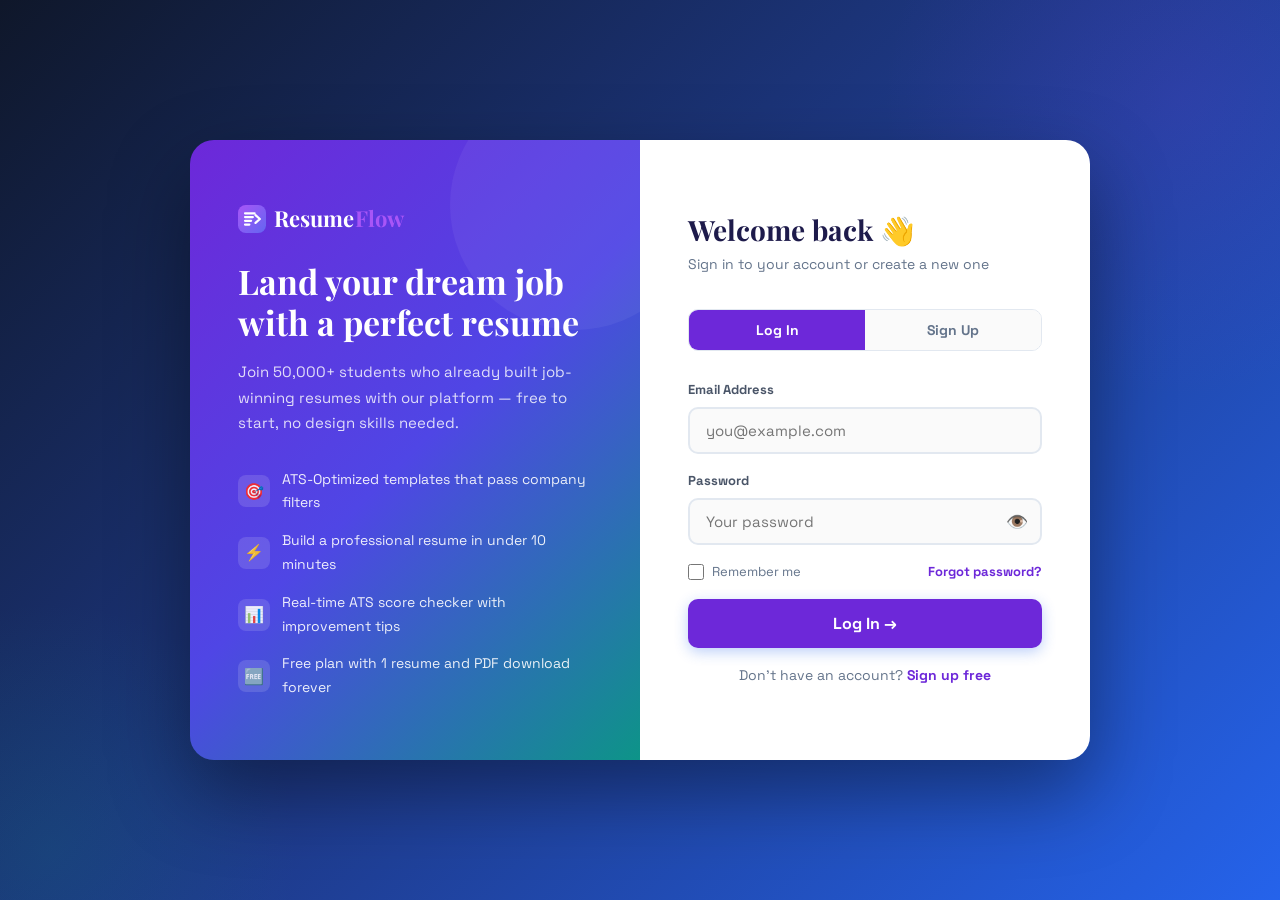
<file: login.html>
<!DOCTYPE html>
<html lang="en">
<head>
  <meta charset="UTF-8">
  <meta name="viewport" content="width=device-width, initial-scale=1.0">
  <title>Login / Sign Up – Resume Flow</title>
  <meta name="description" content="Login or create a free account to build and save your professional resume.">
  <meta name="theme-color" content="#6d28d9">
  <link href="https://fonts.googleapis.com/css2?family=Playfair+Display:ital,wght@0,700;0,900;1,700&family=Space+Grotesk:wght@400;500;600;700&display=swap" rel="stylesheet">
  <link rel="stylesheet" href="style.css">
</head>
<body>

  <div class="login-page-wrap">
    <div class="login-container">

      <div class="login-left">
        <div class="login-left-logo" style="display: flex; align-items: center; gap: 8px; background: none; -webkit-text-fill-color: initial; font-size: 22px; font-weight: 700; color: #ffffff; margin-bottom: 24px;">
          <svg width="28" height="28" viewBox="0 0 32 32" fill="none" xmlns="http://www.w3.org/2000/svg">
            <rect width="32" height="32" rx="9" fill="url(#logo-grad-login)" />
            <path d="M8 9.5H19" stroke="white" stroke-width="2.5" stroke-linecap="round" />
            <path d="M8 13.8H17" stroke="white" stroke-width="2.5" stroke-linecap="round" />
            <path d="M8 18.1H15" stroke="white" stroke-width="2.5" stroke-linecap="round" />
            <path d="M8 22.4H13" stroke="white" stroke-width="2.5" stroke-linecap="round" />
            <path d="M20 11.5L25 16L20 20.5" stroke="white" stroke-width="2.5" stroke-linecap="round" stroke-linejoin="round" />
            <defs>
              <linearGradient id="logo-grad-login" x1="0" y1="0" x2="32" y2="32" gradientUnits="userSpaceOnUse">
                <stop stop-color="#a855f7" />
                <stop offset="1" stop-color="#6366f1" />
              </linearGradient>
            </defs>
          </svg>
          <span>Resume<span style="color: #a855f7; margin-left: 1px;">Flow</span></span>
        </div>
        <h2>Land your dream job with a perfect resume</h2>
        <p>Join 50,000+ students who already built job-winning resumes with our platform — free to start, no design skills needed.</p>
        <div class="login-features">
          <div class="login-feat">
            <div class="login-feat-icon">🎯</div>
            <span>ATS-Optimized templates that pass company filters</span>
          </div>
          <div class="login-feat">
            <div class="login-feat-icon">⚡</div>
            <span>Build a professional resume in under 10 minutes</span>
          </div>
          <div class="login-feat">
            <div class="login-feat-icon">📊</div>
            <span>Real-time ATS score checker with improvement tips</span>
          </div>
          <div class="login-feat">
            <div class="login-feat-icon">🆓</div>
            <span>Free plan with 1 resume and PDF download forever</span>
          </div>
        </div>
      </div>

      <div class="login-right" role="main">
        <h3>Welcome back 👋</h3>
        <p class="login-sub">Sign in to your account or create a new one</p>

        <div class="login-tabs">
          <button class="login-tab active" id="tabLogin">Log In</button>
          <button class="login-tab" id="tabSignup">Sign Up</button>
        </div>

        <form class="login-form" id="loginForm" novalidate>
          <div class="form-field">
            <label for="loginEmail">Email Address</label>
            <input type="email" id="loginEmail" aria-required="true" autocomplete="email" placeholder="you@example.com" autocomplete="email">
            <span class="field-error" id="loginEmailErr"></span>
          </div>
          <div class="form-field">
            <label for="loginPw">Password</label>
            <div class="password-wrap">
              <input type="password" id="loginPw" aria-required="true" placeholder="Your password" autocomplete="current-password">
              <button type="button" class="toggle-pw" title="Show/Hide password">👁️</button>
            </div>
            <span class="field-error" id="loginPwErr"></span>
          </div>
          <div class="remember-row">
            <label><input type="checkbox" id="rememberMe"> Remember me</label>
            <a href="#" class="forgot-link" id="forgotPwLink">Forgot password?</a>
          </div>
          <button type="submit" class="btn-login">Log In →</button>
          <p class="switch-form">Don't have an account? <a href="#" onclick="document.getElementById('tabSignup').click();return false;">Sign up free</a></p>
        </form>

        <form class="login-form" id="signupForm" novalidate style="display:none;">
          <div class="form-field">
            <label for="signupName">Full Name *</label>
            <input type="text" id="signupName" placeholder="e.g. Arjun Sharma" autocomplete="name">
            <span class="field-error" id="signupNameErr"></span>
          </div>
          <div class="form-field">
            <label for="signupEmail">Email Address *</label>
            <input type="email" id="signupEmail" placeholder="you@example.com" autocomplete="email">
            <span class="field-error" id="signupEmailErr"></span>
          </div>
          <div class="form-field">
            <label for="signupPhone">Phone Number * <small class="input-hint">(10 digits only)</small></label>
            <input type="tel" id="signupPhone" placeholder="9876543210" maxlength="10" pattern="[0-9]{10}" inputmode="numeric">
            <span class="field-error" id="signupPhoneErr"></span>
          </div>
          <div class="form-field">
            <label for="signupPw">Password * <small class="input-hint">(min. 8 characters)</small></label>
            <div class="password-wrap">
              <input type="password" id="signupPw" placeholder="Create a strong password" autocomplete="new-password">
              <button type="button" class="toggle-pw" title="Show/Hide password">👁️</button>
            </div>
            <div class="login-strength"><div class="login-strength-bar" id="strengthBar"></div></div>
            <span id="strengthLabel" aria-live="polite"></span>
            <span class="field-error" id="signupPwErr"></span>
          </div>
          <button type="submit" class="btn-login">Create Account →</button>
          <p class="switch-form">Already have an account? <a href="#" onclick="document.getElementById('tabLogin').click();return false;">Log in</a></p>
        </form>

      </div>
    </div>
  </div>

  <script src="script.js"></script>
</body>
</html>
</file>
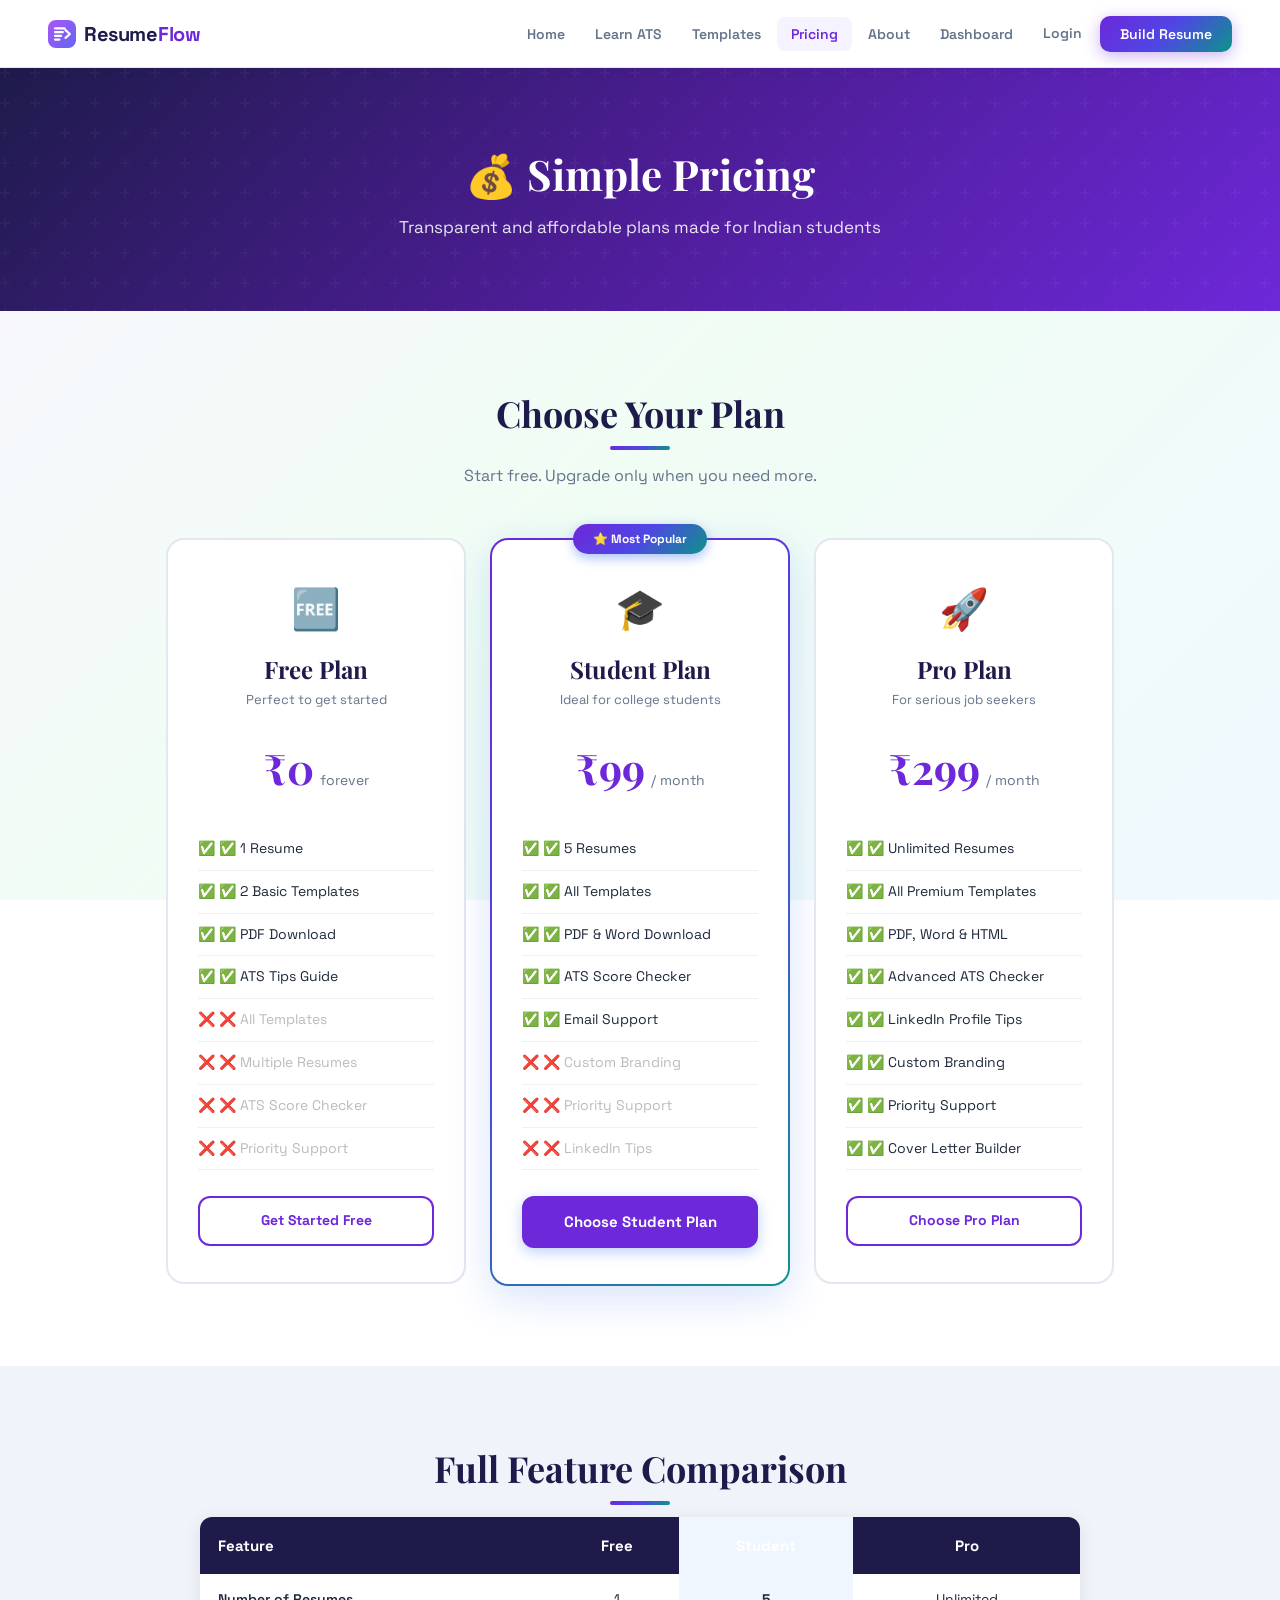
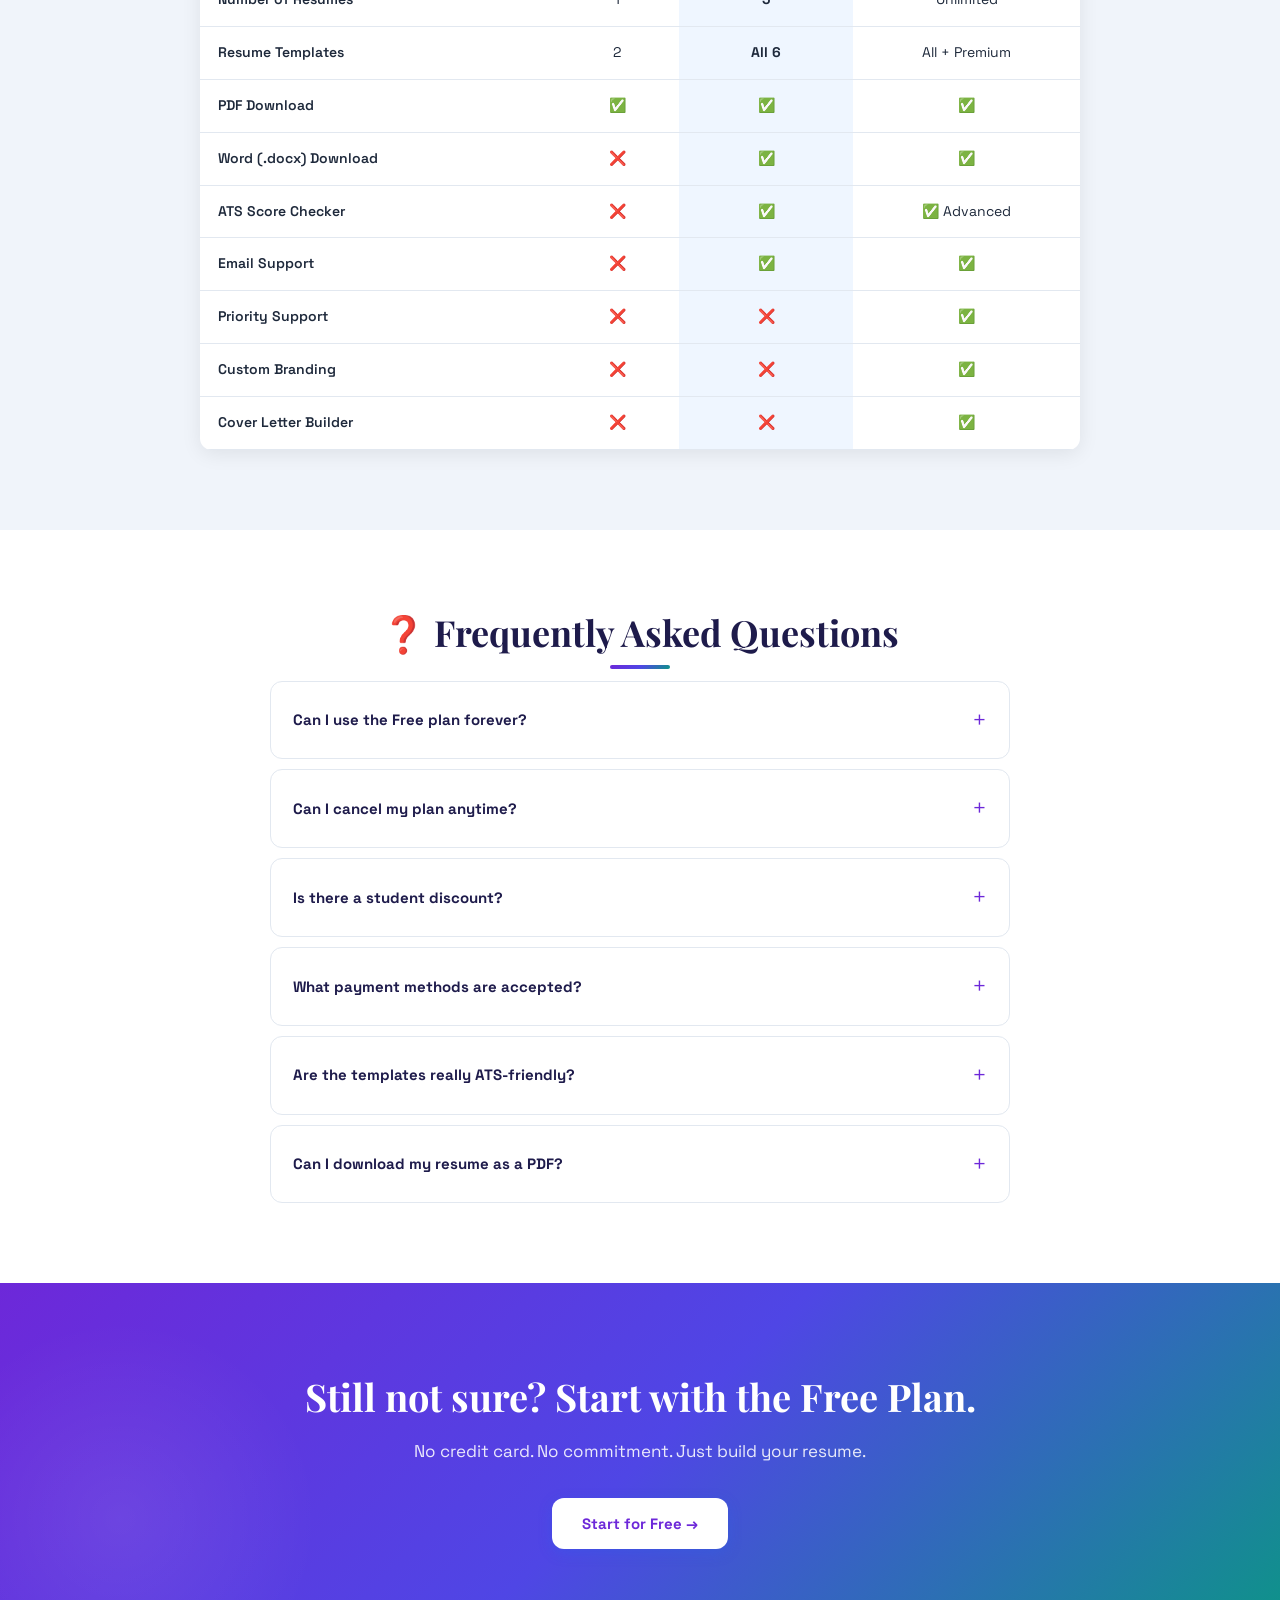
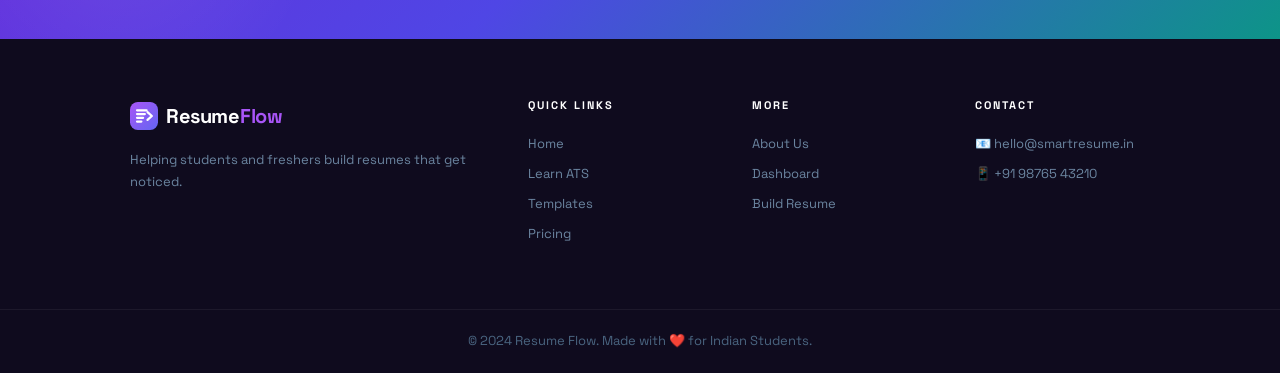
<file: pricing.html>
<!DOCTYPE html>
<html lang="en">
<head>
  <meta charset="UTF-8">
  <meta name="viewport" content="width=device-width, initial-scale=1.0">
  <title>Pricing - Resume Flow</title>
  <link href="https://fonts.googleapis.com/css2?family=Playfair+Display:ital,wght@0,700;0,900;1,700&family=Space+Grotesk:wght@400;500;600;700&display=swap" rel="stylesheet">
  <link rel="stylesheet" href="style.css">
</head>
<body>
  <a href="#main-content" class="skip-link">Skip to main content</a>

  <nav class="navbar">
    <input type="checkbox" id="nav-toggle" class="nav-toggle-cb">
    <a href="index.html" class="nav-logo" style="display: flex; align-items: center; gap: 8px; background: none; -webkit-text-fill-color: initial;">
      <svg width="28" height="28" viewBox="0 0 32 32" fill="none" xmlns="http://www.w3.org/2000/svg">
        <rect width="32" height="32" rx="9" fill="url(#logo-grad-nav)" />
        <path d="M8 9.5H19" stroke="white" stroke-width="2.5" stroke-linecap="round" />
        <path d="M8 13.8H17" stroke="white" stroke-width="2.5" stroke-linecap="round" />
        <path d="M8 18.1H15" stroke="white" stroke-width="2.5" stroke-linecap="round" />
        <path d="M8 22.4H13" stroke="white" stroke-width="2.5" stroke-linecap="round" />
        <path d="M20 11.5L25 16L20 20.5" stroke="white" stroke-width="2.5" stroke-linecap="round" stroke-linejoin="round" />
        <defs>
          <linearGradient id="logo-grad-nav" x1="0" y1="0" x2="32" y2="32" gradientUnits="userSpaceOnUse">
            <stop stop-color="#a855f7" />
            <stop offset="1" stop-color="#6366f1" />
          </linearGradient>
        </defs>
      </svg>
      <span style="font-family: 'Space Grotesk', sans-serif; font-size: 20px; font-weight: 700; color: #1e1b4b; letter-spacing: -0.5px; display: flex; align-items: center;">
        Resume<span style="color: #6d28d9; margin-left: 1px;">Flow</span>
      </span>
    </a>
    <label for="nav-toggle" class="hamburger"><span></span><span></span><span></span></label>
    <ul class="nav-links">
      <li><a href="index.html">Home</a></li>
      <li><a href="learn-ats.html">Learn ATS</a></li>
      <li><a href="templates.html">Templates</a></li>
      <li><a href="pricing.html" class="active">Pricing</a></li>
      <li><a href="about.html">About</a></li>
      <li><a href="dashboard.html">Dashboard</a></li>
      <li><a href="login.html" id="navLoginLink">Login</a></li>
      <li><a href="#" id="navLogoutLink" style="display:none" onclick="logoutUser();return false;">Logout</a></li>
      <li><a href="build-resume.html" class="nav-cta">Build Resume</a></li>
    </ul>
  </nav>

  <section class="page-header">
    <h1>💰 Simple Pricing</h1>
    <p>Transparent and affordable plans made for Indian students</p>
  </section>

  <section class="section" id="main-content" role="main" white-section">
    <h2 class="section-title">Choose Your Plan</h2>
    <p class="section-sub">Start free. Upgrade only when you need more.</p>

    <div class="pricing-grid">

      <div class="pricing-card">
        <div class="plan-top">
          <div class="plan-emoji">🆓</div>
          <h3 class="plan-name">Free Plan</h3>
          <p class="plan-tag">Perfect to get started</p>
        </div>

        <div class="price-box">
          <span class="price-amount">₹0</span>
          <span class="price-when">forever</span>
        </div>

        <ul class="plan-features">
          <li class="feat-yes">✅ 1 Resume</li>
          <li class="feat-yes">✅ 2 Basic Templates</li>
          <li class="feat-yes">✅ PDF Download</li>
          <li class="feat-yes">✅ ATS Tips Guide</li>
          <li class="feat-no">❌ All Templates</li>
          <li class="feat-no">❌ Multiple Resumes</li>
          <li class="feat-no">❌ ATS Score Checker</li>
          <li class="feat-no">❌ Priority Support</li>
        </ul>

        <a href="build-resume.html" class="btn-outline full-btn">Get Started Free</a>
      </div>

      <div class="pricing-card popular-card">

        <div class="popular-badge">⭐ Most Popular</div>

        <div class="plan-top">
          <div class="plan-emoji">🎓</div>
          <h3 class="plan-name">Student Plan</h3>
          <p class="plan-tag">Ideal for college students</p>
        </div>

        <div class="price-box">
          <span class="price-amount">₹99</span>
          <span class="price-when">/ month</span>
        </div>

        <ul class="plan-features">
          <li class="feat-yes">✅ 5 Resumes</li>
          <li class="feat-yes">✅ All Templates</li>
          <li class="feat-yes">✅ PDF &amp; Word Download</li>
          <li class="feat-yes">✅ ATS Score Checker</li>
          <li class="feat-yes">✅ Email Support</li>
          <li class="feat-no">❌ Custom Branding</li>
          <li class="feat-no">❌ Priority Support</li>
          <li class="feat-no">❌ LinkedIn Tips</li>
        </ul>

        <a href="build-resume.html" class="btn-primary full-btn">Choose Student Plan</a>
      </div>

      <div class="pricing-card">
        <div class="plan-top">
          <div class="plan-emoji">🚀</div>
          <h3 class="plan-name">Pro Plan</h3>
          <p class="plan-tag">For serious job seekers</p>
        </div>

        <div class="price-box">
          <span class="price-amount">₹299</span>
          <span class="price-when">/ month</span>
        </div>

        <ul class="plan-features">
          <li class="feat-yes">✅ Unlimited Resumes</li>
          <li class="feat-yes">✅ All Premium Templates</li>
          <li class="feat-yes">✅ PDF, Word &amp; HTML</li>
          <li class="feat-yes">✅ Advanced ATS Checker</li>
          <li class="feat-yes">✅ LinkedIn Profile Tips</li>
          <li class="feat-yes">✅ Custom Branding</li>
          <li class="feat-yes">✅ Priority Support</li>
          <li class="feat-yes">✅ Cover Letter Builder</li>
        </ul>

        <a href="build-resume.html" class="btn-outline full-btn">Choose Pro Plan</a>
      </div>

    </div>
  </section>

  <section class="section grey-section">
    <h2 class="section-title">Full Feature Comparison</h2>

    <div class="table-wrap">
      <table class="compare-table">
        <thead>
          <tr>
            <th>Feature</th>
            <th>Free</th>
            <th class="highlight-col">Student</th>
            <th>Pro</th>
          </tr>
        </thead>
        <tbody>
          <tr>
            <td>Number of Resumes</td>
            <td>1</td>
            <td class="highlight-col">5</td>
            <td>Unlimited</td>
          </tr>
          <tr>
            <td>Resume Templates</td>
            <td>2</td>
            <td class="highlight-col">All 6</td>
            <td>All + Premium</td>
          </tr>
          <tr>
            <td>PDF Download</td>
            <td>✅</td>
            <td class="highlight-col">✅</td>
            <td>✅</td>
          </tr>
          <tr>
            <td>Word (.docx) Download</td>
            <td>❌</td>
            <td class="highlight-col">✅</td>
            <td>✅</td>
          </tr>
          <tr>
            <td>ATS Score Checker</td>
            <td>❌</td>
            <td class="highlight-col">✅</td>
            <td>✅ Advanced</td>
          </tr>
          <tr>
            <td>Email Support</td>
            <td>❌</td>
            <td class="highlight-col">✅</td>
            <td>✅</td>
          </tr>
          <tr>
            <td>Priority Support</td>
            <td>❌</td>
            <td class="highlight-col">❌</td>
            <td>✅</td>
          </tr>
          <tr>
            <td>Custom Branding</td>
            <td>❌</td>
            <td class="highlight-col">❌</td>
            <td>✅</td>
          </tr>
          <tr>
            <td>Cover Letter Builder</td>
            <td>❌</td>
            <td class="highlight-col">❌</td>
            <td>✅</td>
          </tr>
        </tbody>
      </table>
    </div>
  </section>

  <section class="section white-section">
    <h2 class="section-title">❓ Frequently Asked Questions</h2>

    <div class="faq-list">

      <details class="faq-item">
        <summary class="faq-question">Can I use the Free plan forever?</summary>
        <div class="faq-answer">
          Yes! The Free plan never expires. You can create 1 resume and use 2 basic
          templates forever without paying anything.
        </div>
      </details>

      <details class="faq-item">
        <summary class="faq-question">Can I cancel my plan anytime?</summary>
        <div class="faq-answer">
          Absolutely. You can cancel your Student or Pro plan at any time with no
          cancellation fees. Your plan stays active till the end of the billing period.
        </div>
      </details>

      <details class="faq-item">
        <summary class="faq-question">Is there a student discount?</summary>
        <div class="faq-answer">
          Yes! The Student Plan is specially priced at just ₹99/month — keeping
          Indian college students in mind. You can also save 20% by choosing yearly billing.
        </div>
      </details>

      <details class="faq-item">
        <summary class="faq-question">What payment methods are accepted?</summary>
        <div class="faq-answer">
          We accept UPI, debit cards, credit cards, and net banking. All payments
          are fully secure and encrypted. We use Razorpay for payment processing.
        </div>
      </details>

      <details class="faq-item">
        <summary class="faq-question">Are the templates really ATS-friendly?</summary>
        <div class="faq-answer">
          Yes. All templates are tested against major ATS systems including Workday,
          Taleo, and Greenhouse. They use simple formatting and standard headings
          that every ATS can read correctly.
        </div>
      </details>

      <details class="faq-item">
        <summary class="faq-question">Can I download my resume as a PDF?</summary>
        <div class="faq-answer">
          Yes. All plans — including the Free plan — allow PDF download.
          The Student and Pro plans additionally allow Word (.docx) download.
        </div>
      </details>

    </div>
  </section>

  <section class="cta-section">
    <h2>Still not sure? Start with the Free Plan.</h2>
    <p>No credit card. No commitment. Just build your resume.</p>
    <a href="build-resume.html" class="btn-primary">Start for Free →</a>
  </section>

  <footer class="footer">
    <div class="footer-top">
      <div class="footer-col">
        <div class="footer-logo" style="display: flex; align-items: center; gap: 8px; background: none; -webkit-text-fill-color: initial; margin-bottom: 12px;">
          <svg width="28" height="28" viewBox="0 0 32 32" fill="none" xmlns="http://www.w3.org/2000/svg">
            <rect width="32" height="32" rx="9" fill="url(#logo-grad-foot)" />
            <path d="M8 9.5H19" stroke="white" stroke-width="2.5" stroke-linecap="round" />
            <path d="M8 13.8H17" stroke="white" stroke-width="2.5" stroke-linecap="round" />
            <path d="M8 18.1H15" stroke="white" stroke-width="2.5" stroke-linecap="round" />
            <path d="M8 22.4H13" stroke="white" stroke-width="2.5" stroke-linecap="round" />
            <path d="M20 11.5L25 16L20 20.5" stroke="white" stroke-width="2.5" stroke-linecap="round" stroke-linejoin="round" />
            <defs>
              <linearGradient id="logo-grad-foot" x1="0" y1="0" x2="32" y2="32" gradientUnits="userSpaceOnUse">
                <stop stop-color="#a855f7" />
                <stop offset="1" stop-color="#6366f1" />
              </linearGradient>
            </defs>
          </svg>
          <span style="font-family: 'Space Grotesk', sans-serif; font-size: 20px; font-weight: 700; color: #ffffff; letter-spacing: -0.5px; display: flex; align-items: center;">
            Resume<span style="color: #a855f7; margin-left: 1px;">Flow</span>
          </span>
        </div>
        <p class="footer-about">Helping students and freshers build resumes that get noticed.</p>
      </div>
      <div class="footer-col">
        <h4>Quick Links</h4>
        <a href="index.html">Home</a>
        <a href="learn-ats.html">Learn ATS</a>
        <a href="templates.html">Templates</a>
        <a href="pricing.html">Pricing</a>
      </div>
      <div class="footer-col">
        <h4>More</h4>
        <a href="about.html">About Us</a>
        <a href="dashboard.html">Dashboard</a>
        <a href="build-resume.html">Build Resume</a>
      </div>
      <div class="footer-col">
        <h4>Contact</h4>
        <p>📧 hello@smartresume.in</p>
        <p>📱 +91 98765 43210</p>
      </div>
    </div>
    <div class="footer-bottom">
      <p>© 2024 Resume Flow. Made with ❤️ for Indian Students.</p>
    </div>
  </footer>

<script src="script.js"></script>
</body>
</html>
</file>
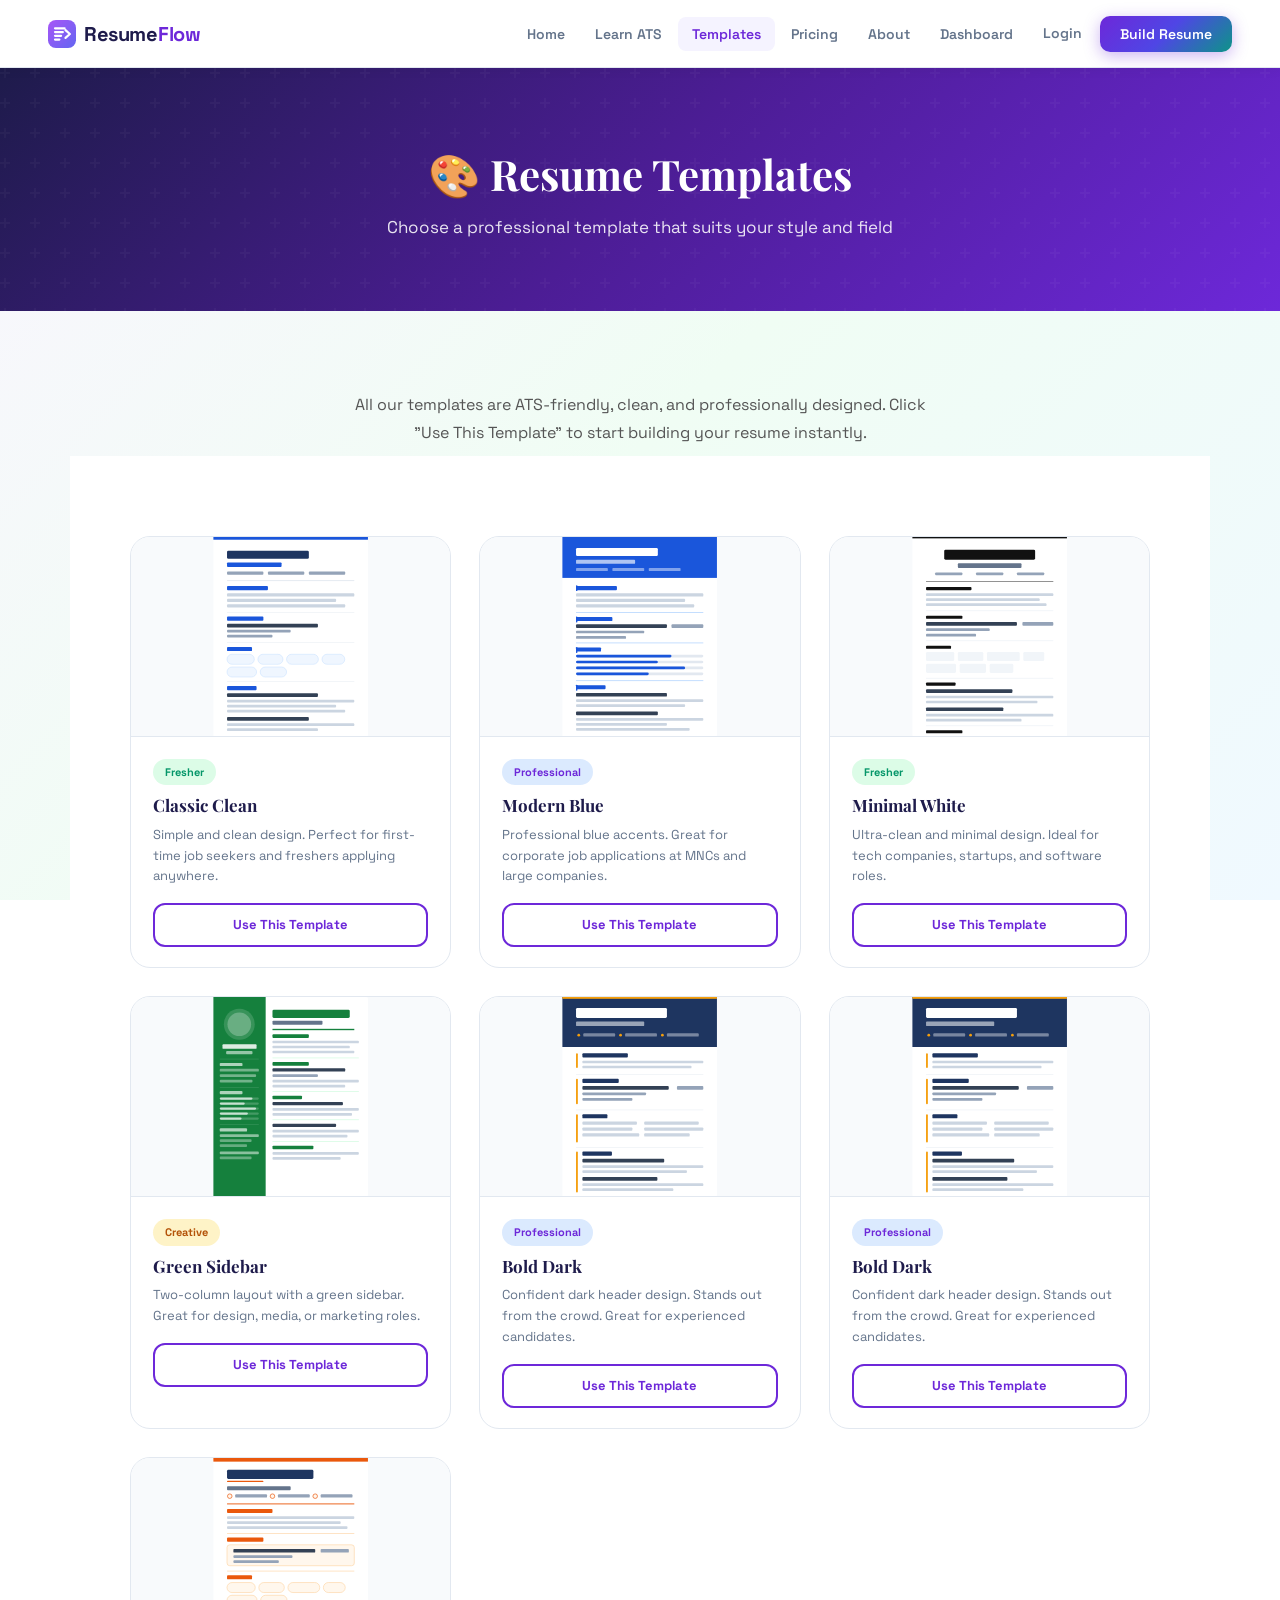
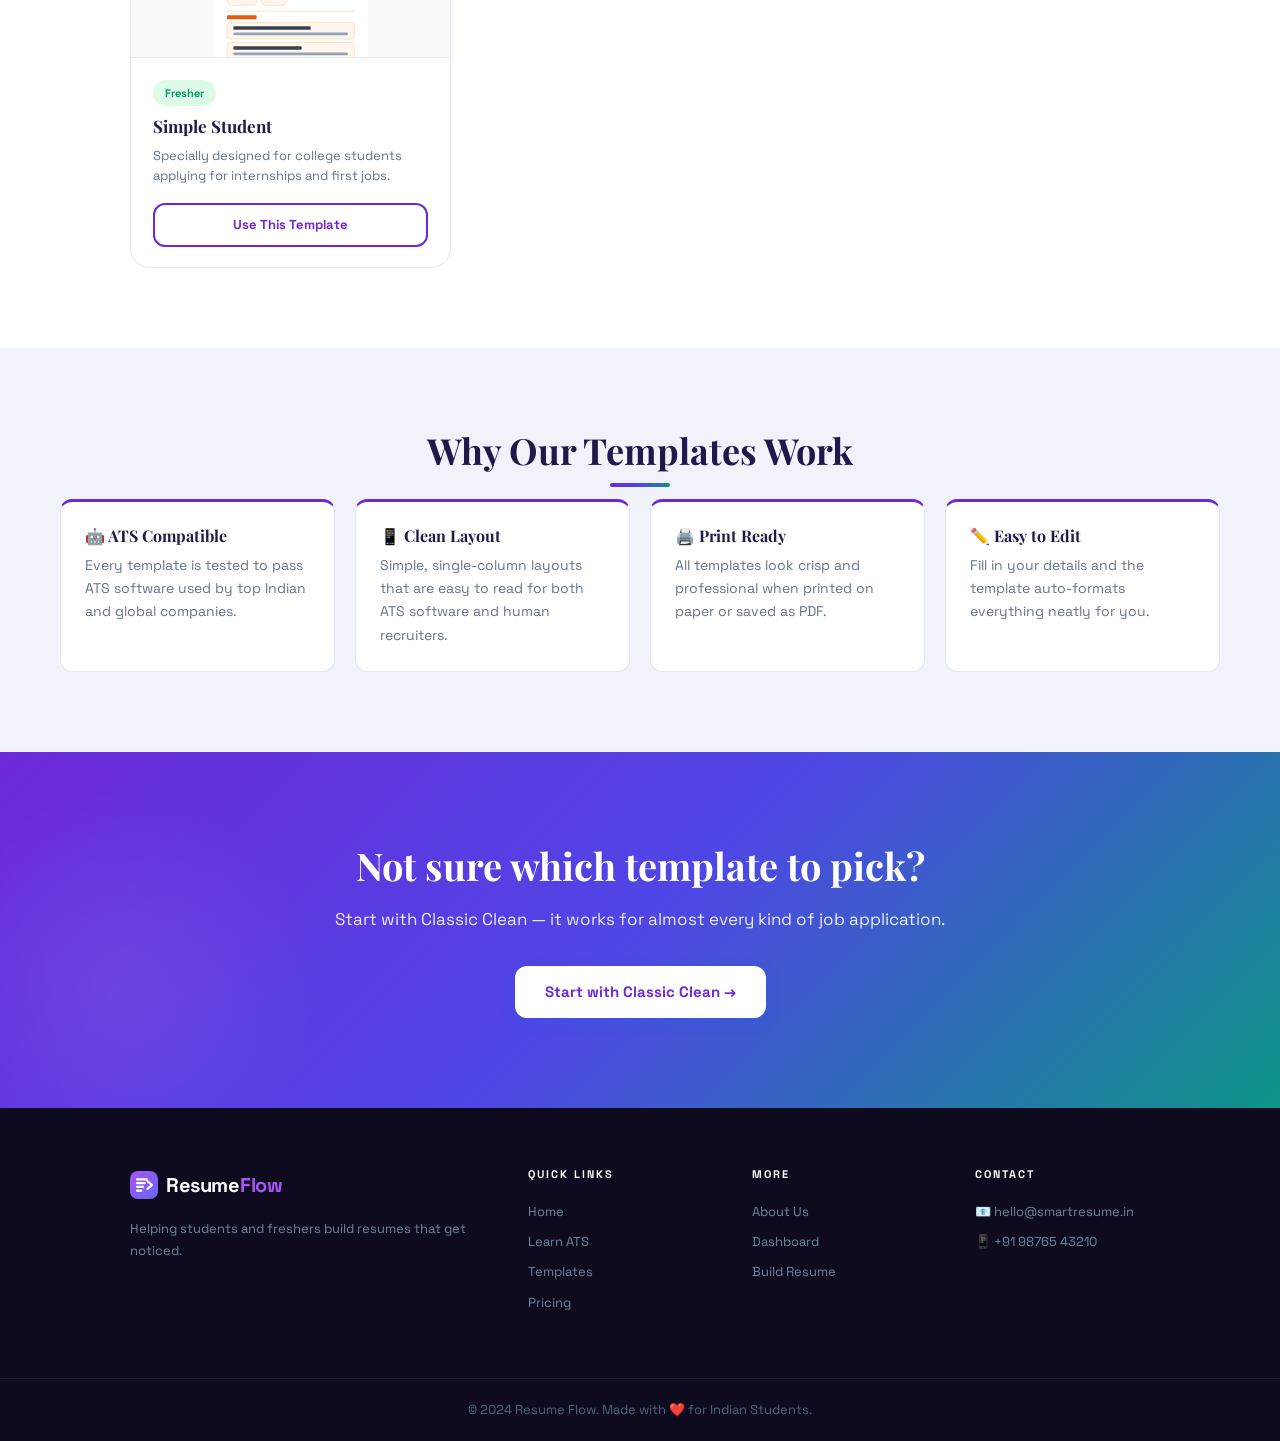
<file: templates.html>
<!DOCTYPE html>
<html lang="en">
<head>
  <meta charset="UTF-8">
  <meta name="viewport" content="width=device-width, initial-scale=1.0">
  <title>Templates - Resume Flow</title>
  <link href="https://fonts.googleapis.com/css2?family=Playfair+Display:ital,wght@0,700;0,900;1,700&family=Space+Grotesk:wght@400;500;600;700&display=swap" rel="stylesheet">
  <link rel="stylesheet" href="style.css">
</head>
<body>
  <a href="#main-content" class="skip-link">Skip to main content</a>

  <nav class="navbar">
    <input type="checkbox" id="nav-toggle" class="nav-toggle-cb">
    <a href="index.html" class="nav-logo" style="display: flex; align-items: center; gap: 8px; background: none; -webkit-text-fill-color: initial;">
      <svg width="28" height="28" viewBox="0 0 32 32" fill="none" xmlns="http://www.w3.org/2000/svg">
        <rect width="32" height="32" rx="9" fill="url(#logo-grad-nav)" />
        <path d="M8 9.5H19" stroke="white" stroke-width="2.5" stroke-linecap="round" />
        <path d="M8 13.8H17" stroke="white" stroke-width="2.5" stroke-linecap="round" />
        <path d="M8 18.1H15" stroke="white" stroke-width="2.5" stroke-linecap="round" />
        <path d="M8 22.4H13" stroke="white" stroke-width="2.5" stroke-linecap="round" />
        <path d="M20 11.5L25 16L20 20.5" stroke="white" stroke-width="2.5" stroke-linecap="round" stroke-linejoin="round" />
        <defs>
          <linearGradient id="logo-grad-nav" x1="0" y1="0" x2="32" y2="32" gradientUnits="userSpaceOnUse">
            <stop stop-color="#a855f7" />
            <stop offset="1" stop-color="#6366f1" />
          </linearGradient>
        </defs>
      </svg>
      <span style="font-family: 'Space Grotesk', sans-serif; font-size: 20px; font-weight: 700; color: #1e1b4b; letter-spacing: -0.5px; display: flex; align-items: center;">
        Resume<span style="color: #6d28d9; margin-left: 1px;">Flow</span>
      </span>
    </a>
    <label for="nav-toggle" class="hamburger"><span></span><span></span><span></span></label>
    <ul class="nav-links">
      <li><a href="index.html">Home</a></li>
      <li><a href="learn-ats.html">Learn ATS</a></li>
      <li><a href="templates.html" class="active">Templates</a></li>
      <li><a href="pricing.html">Pricing</a></li>
      <li><a href="about.html">About</a></li>
      <li><a href="dashboard.html">Dashboard</a></li>
      <li><a href="login.html" id="navLoginLink">Login</a></li>
      <li><a href="#" id="navLogoutLink" style="display:none" onclick="logoutUser();return false;">Logout</a></li>
      <li><a href="build-resume.html" class="nav-cta">Build Resume</a></li>
    </ul>
  </nav>

  <section class="page-header">
    <h1>🎨 Resume Templates</h1>
    <p>Choose a professional template that suits your style and field</p>
  </section>

  <section class="section" id="main-content" role="main" white-section" style="padding-bottom: 10px;">
    <p style="text-align:center; color:#555; font-size:16px; max-width:600px; margin:0 auto;">
      All our templates are ATS-friendly, clean, and professionally designed.
      Click "Use This Template" to start building your resume instantly.
    </p>
  </section>

  <section class="section white-section">
    <div class="templates-grid">

      <div class="template-card">

        <div class="template-img-wrap">
          <svg xmlns="http://www.w3.org/2000/svg" viewBox="0 0 340 440" width="340" height="440">
  
  <rect width="340" height="440" fill="#ffffff" rx="4"/>
  
  <rect width="340" height="6" fill="#1a56db" rx="0"/>
  
  <rect x="30" y="30" width="180" height="18" rx="3" fill="#1e3560"/>
  
  <rect x="30" y="56" width="120" height="10" rx="2" fill="#1a56db"/>
  
  <rect x="30" y="76" width="80" height="7" rx="2" fill="#94a3b8"/>
  <rect x="120" y="76" width="80" height="7" rx="2" fill="#94a3b8"/>
  <rect x="210" y="76" width="80" height="7" rx="2" fill="#94a3b8"/>
  
  <rect x="30" y="95" width="280" height="2" fill="#e2e8f0"/>
  
  <rect x="30" y="108" width="90" height="9" rx="2" fill="#1a56db"/>
  <rect x="30" y="124" width="280" height="7" rx="2" fill="#cbd5e1"/>
  <rect x="30" y="136" width="240" height="7" rx="2" fill="#cbd5e1"/>
  <rect x="30" y="148" width="260" height="7" rx="2" fill="#cbd5e1"/>
  
  <rect x="30" y="165" width="280" height="1" fill="#e2e8f0"/>
  
  <rect x="30" y="175" width="80" height="9" rx="2" fill="#1a56db"/>
  <rect x="30" y="191" width="200" height="8" rx="2" fill="#334155"/>
  <rect x="30" y="204" width="140" height="6" rx="2" fill="#94a3b8"/>
  <rect x="30" y="215" width="100" height="6" rx="2" fill="#94a3b8"/>
  
  <rect x="30" y="232" width="280" height="1" fill="#e2e8f0"/>
  
  <rect x="30" y="242" width="55" height="9" rx="2" fill="#1a56db"/>
  <rect x="30" y="258" width="60" height="22" rx="11" fill="#eff6ff" stroke="#bfdbfe" stroke-width="1"/>
  <rect x="98" y="258" width="55" height="22" rx="11" fill="#eff6ff" stroke="#bfdbfe" stroke-width="1"/>
  <rect x="161" y="258" width="70" height="22" rx="11" fill="#eff6ff" stroke="#bfdbfe" stroke-width="1"/>
  <rect x="239" y="258" width="50" height="22" rx="11" fill="#eff6ff" stroke="#bfdbfe" stroke-width="1"/>
  <rect x="30" y="286" width="65" height="22" rx="11" fill="#eff6ff" stroke="#bfdbfe" stroke-width="1"/>
  <rect x="103" y="286" width="58" height="22" rx="11" fill="#eff6ff" stroke="#bfdbfe" stroke-width="1"/>
  
  <rect x="30" y="318" width="280" height="1" fill="#e2e8f0"/>
  
  <rect x="30" y="328" width="65" height="9" rx="2" fill="#1a56db"/>
  <rect x="30" y="344" width="200" height="8" rx="2" fill="#334155"/>
  <rect x="30" y="358" width="280" height="6" rx="2" fill="#cbd5e1"/>
  <rect x="30" y="369" width="240" height="6" rx="2" fill="#cbd5e1"/>
  <rect x="30" y="380" width="260" height="6" rx="2" fill="#cbd5e1"/>
  <rect x="30" y="396" width="180" height="8" rx="2" fill="#334155"/>
  <rect x="30" y="410" width="280" height="6" rx="2" fill="#cbd5e1"/>
  <rect x="30" y="421" width="200" height="6" rx="2" fill="#cbd5e1"/>
</svg>
          <div class="template-overlay">
            <a href="build-resume.html" class="btn-primary small-btn">Use This Template</a>
          </div>
        </div>
        <div class="template-info">
          <span class="badge badge-green">Fresher</span>
          <h3>Classic Clean</h3>
          <p>Simple and clean design. Perfect for first-time job seekers and freshers applying anywhere.</p>
          <a href="build-resume.html" class="btn-outline small-btn full-btn">Use This Template</a>
        </div>
      </div>

      <div class="template-card">
        <div class="template-img-wrap">
          
          <svg xmlns="http://www.w3.org/2000/svg" viewBox="0 0 340 440" width="340" height="440">
  
  <rect width="340" height="440" fill="#ffffff" rx="4"/>
  
  <rect width="340" height="90" fill="#1a56db" rx="0"/>
  
  <rect x="30" y="24" width="180" height="18" rx="3" fill="#ffffff"/>
  
  <rect x="30" y="50" width="130" height="9" rx="2" fill="rgba(255,255,255,0.65)"/>
  
  <rect x="30" y="68" width="70" height="7" rx="2" fill="rgba(255,255,255,0.45)"/>
  <rect x="110" y="68" width="70" height="7" rx="2" fill="rgba(255,255,255,0.45)"/>
  <rect x="190" y="68" width="70" height="7" rx="2" fill="rgba(255,255,255,0.45)"/>
  
  <rect x="30" y="108" width="90" height="9" rx="2" fill="#1a56db"/>
  <rect x="30" y="106" width="3" height="13" rx="1" fill="#1a56db"/>
  <rect x="30" y="124" width="280" height="7" rx="2" fill="#cbd5e1"/>
  <rect x="30" y="136" width="240" height="7" rx="2" fill="#cbd5e1"/>
  <rect x="30" y="148" width="260" height="7" rx="2" fill="#cbd5e1"/>
  
  <rect x="30" y="165" width="280" height="2" fill="#bfdbfe"/>
  
  <rect x="30" y="176" width="80" height="9" rx="2" fill="#1a56db"/>
  <rect x="30" y="175" width="3" height="13" rx="1" fill="#1a56db"/>
  <rect x="30" y="192" width="200" height="8" rx="2" fill="#334155"/>
  <rect x="240" y="192" width="70" height="8" rx="2" fill="#94a3b8"/>
  <rect x="30" y="206" width="150" height="6" rx="2" fill="#94a3b8"/>
  <rect x="30" y="218" width="110" height="6" rx="2" fill="#94a3b8"/>
  <rect x="30" y="232" width="280" height="2" fill="#bfdbfe"/>
  
  <rect x="30" y="243" width="55" height="9" rx="2" fill="#1a56db"/>
  <rect x="30" y="242" width="3" height="13" rx="1" fill="#1a56db"/>
  
  <rect x="30" y="259" width="280" height="6" rx="3" fill="#e2e8f0"/>
  <rect x="30" y="259" width="210" height="6" rx="3" fill="#1a56db"/>
  <rect x="30" y="272" width="280" height="6" rx="3" fill="#e2e8f0"/>
  <rect x="30" y="272" width="180" height="6" rx="3" fill="#1a56db"/>
  <rect x="30" y="285" width="280" height="6" rx="3" fill="#e2e8f0"/>
  <rect x="30" y="285" width="240" height="6" rx="3" fill="#1a56db"/>
  <rect x="30" y="298" width="280" height="6" rx="3" fill="#e2e8f0"/>
  <rect x="30" y="298" width="160" height="6" rx="3" fill="#1a56db"/>
  <rect x="30" y="315" width="280" height="2" fill="#bfdbfe"/>
  
  <rect x="30" y="326" width="65" height="9" rx="2" fill="#1a56db"/>
  <rect x="30" y="325" width="3" height="13" rx="1" fill="#1a56db"/>
  <rect x="30" y="343" width="200" height="8" rx="2" fill="#334155"/>
  <rect x="30" y="357" width="280" height="6" rx="2" fill="#cbd5e1"/>
  <rect x="30" y="368" width="240" height="6" rx="2" fill="#cbd5e1"/>
  <rect x="30" y="384" width="180" height="8" rx="2" fill="#334155"/>
  <rect x="30" y="398" width="280" height="6" rx="2" fill="#cbd5e1"/>
  <rect x="30" y="409" width="200" height="6" rx="2" fill="#cbd5e1"/>
  <rect x="30" y="420" width="250" height="6" rx="2" fill="#cbd5e1"/>
</svg>
          <div class="template-overlay">
            <a href="build-resume.html" class="btn-primary small-btn">Use This Template</a>
          </div>
        </div>
        <div class="template-info">
          <span class="badge badge-blue">Professional</span>
          <h3>Modern Blue</h3>
          <p>Professional blue accents. Great for corporate job applications at MNCs and large companies.</p>
          <a href="build-resume.html" class="btn-outline small-btn full-btn">Use This Template</a>
        </div>
      </div>

      <div class="template-card">
        <div class="template-img-wrap">
          
          <svg xmlns="http://www.w3.org/2000/svg" viewBox="0 0 340 440" width="340" height="440">
  
  <rect width="340" height="440" fill="#ffffff" rx="4"/>
  
  <rect width="340" height="3" fill="#111111"/>
  
  <rect x="70" y="28" width="200" height="22" rx="3" fill="#111111"/>
  
  <rect x="100" y="58" width="140" height="10" rx="2" fill="#64748b"/>
  
  <rect x="50" y="78" width="60" height="6" rx="2" fill="#94a3b8"/>
  <rect x="140" y="78" width="60" height="6" rx="2" fill="#94a3b8"/>
  <rect x="230" y="78" width="60" height="6" rx="2" fill="#94a3b8"/>
  
  <rect x="30" y="97" width="280" height="1" fill="#111111"/>
  
  <rect x="30" y="110" width="100" height="7" rx="2" fill="#111111"/>
  <rect x="30" y="124" width="280" height="6" rx="2" fill="#cbd5e1"/>
  <rect x="30" y="135" width="250" height="6" rx="2" fill="#cbd5e1"/>
  <rect x="30" y="146" width="265" height="6" rx="2" fill="#cbd5e1"/>
  <rect x="30" y="162" width="280" height="1" fill="#e2e8f0"/>
  
  <rect x="30" y="173" width="80" height="7" rx="2" fill="#111111"/>
  <rect x="30" y="187" width="200" height="8" rx="2" fill="#334155"/>
  <rect x="242" y="187" width="68" height="8" rx="2" fill="#94a3b8"/>
  <rect x="30" y="201" width="140" height="6" rx="2" fill="#94a3b8"/>
  <rect x="30" y="213" width="110" height="6" rx="2" fill="#94a3b8"/>
  <rect x="30" y="228" width="280" height="1" fill="#e2e8f0"/>
  
  <rect x="30" y="239" width="55" height="7" rx="2" fill="#111111"/>
  <rect x="30" y="253" width="62" height="20" rx="3" fill="#f1f5f9"/>
  <rect x="100" y="253" width="56" height="20" rx="3" fill="#f1f5f9"/>
  <rect x="164" y="253" width="72" height="20" rx="3" fill="#f1f5f9"/>
  <rect x="244" y="253" width="46" height="20" rx="3" fill="#f1f5f9"/>
  <rect x="30" y="279" width="66" height="20" rx="3" fill="#f1f5f9"/>
  <rect x="104" y="279" width="58" height="20" rx="3" fill="#f1f5f9"/>
  <rect x="170" y="279" width="52" height="20" rx="3" fill="#f1f5f9"/>
  <rect x="30" y="310" width="280" height="1" fill="#e2e8f0"/>
  
  <rect x="30" y="320" width="65" height="7" rx="2" fill="#111111"/>
  <rect x="30" y="335" width="190" height="8" rx="2" fill="#334155"/>
  <rect x="30" y="349" width="280" height="6" rx="2" fill="#cbd5e1"/>
  <rect x="30" y="360" width="245" height="6" rx="2" fill="#cbd5e1"/>
  <rect x="30" y="375" width="170" height="8" rx="2" fill="#334155"/>
  <rect x="30" y="389" width="280" height="6" rx="2" fill="#cbd5e1"/>
  <rect x="30" y="400" width="210" height="6" rx="2" fill="#cbd5e1"/>
  <rect x="30" y="415" width="280" height="1" fill="#e2e8f0"/>
  
  <rect x="30" y="425" width="80" height="7" rx="2" fill="#111111"/>
</svg>
          <div class="template-overlay">
            <a href="build-resume.html" class="btn-primary small-btn">Use This Template</a>
          </div>
        </div>
        <div class="template-info">
          <span class="badge badge-green">Fresher</span>
          <h3>Minimal White</h3>
          <p>Ultra-clean and minimal design. Ideal for tech companies, startups, and software roles.</p>
          <a href="build-resume.html" class="btn-outline small-btn full-btn">Use This Template</a>
        </div>
      </div>

      <div class="template-card">
        <div class="template-img-wrap">
          
          <svg xmlns="http://www.w3.org/2000/svg" viewBox="0 0 340 440" width="340" height="440">
  
  <rect width="340" height="440" fill="#ffffff" rx="4"/>
  
  <rect width="115" height="440" fill="#15803d" rx="0"/>
  
  <circle cx="57" cy="60" r="34" fill="rgba(255,255,255,0.15)"/>
  <circle cx="57" cy="60" r="26" fill="rgba(255,255,255,0.25)"/>
  
  <rect x="20" y="104" width="75" height="10" rx="2" fill="rgba(255,255,255,0.85)"/>
  <rect x="28" y="119" width="58" height="7" rx="2" fill="rgba(255,255,255,0.55)"/>
  
  <rect x="14" y="136" width="86" height="1" fill="rgba(255,255,255,0.2)"/>
  
  <rect x="14" y="145" width="50" height="7" rx="2" fill="rgba(255,255,255,0.65)"/>
  <rect x="14" y="158" width="86" height="6" rx="2" fill="rgba(255,255,255,0.4)"/>
  <rect x="14" y="170" width="80" height="6" rx="2" fill="rgba(255,255,255,0.4)"/>
  <rect x="14" y="182" width="72" height="6" rx="2" fill="rgba(255,255,255,0.4)"/>
  
  <rect x="14" y="198" width="86" height="1" fill="rgba(255,255,255,0.2)"/>
  
  <rect x="14" y="207" width="50" height="7" rx="2" fill="rgba(255,255,255,0.65)"/>
  <rect x="14" y="221" width="86" height="5" rx="2.5" fill="rgba(255,255,255,0.2)"/>
  <rect x="14" y="221" width="72" height="5" rx="2.5" fill="rgba(255,255,255,0.7)"/>
  <rect x="14" y="232" width="86" height="5" rx="2.5" fill="rgba(255,255,255,0.2)"/>
  <rect x="14" y="232" width="55" height="5" rx="2.5" fill="rgba(255,255,255,0.7)"/>
  <rect x="14" y="243" width="86" height="5" rx="2.5" fill="rgba(255,255,255,0.2)"/>
  <rect x="14" y="243" width="80" height="5" rx="2.5" fill="rgba(255,255,255,0.7)"/>
  <rect x="14" y="254" width="86" height="5" rx="2.5" fill="rgba(255,255,255,0.2)"/>
  <rect x="14" y="254" width="62" height="5" rx="2.5" fill="rgba(255,255,255,0.7)"/>
  <rect x="14" y="265" width="86" height="5" rx="2.5" fill="rgba(255,255,255,0.2)"/>
  <rect x="14" y="265" width="48" height="5" rx="2.5" fill="rgba(255,255,255,0.7)"/>
  
  <rect x="14" y="280" width="86" height="1" fill="rgba(255,255,255,0.2)"/>
  
  <rect x="14" y="289" width="60" height="7" rx="2" fill="rgba(255,255,255,0.65)"/>
  <rect x="14" y="302" width="86" height="6" rx="2" fill="rgba(255,255,255,0.5)"/>
  <rect x="14" y="313" width="70" height="6" rx="2" fill="rgba(255,255,255,0.35)"/>
  <rect x="14" y="324" width="60" height="6" rx="2" fill="rgba(255,255,255,0.35)"/>
  <rect x="14" y="340" width="86" height="6" rx="2" fill="rgba(255,255,255,0.5)"/>
  <rect x="14" y="351" width="70" height="6" rx="2" fill="rgba(255,255,255,0.35)"/>

  <rect x="130" y="28" width="170" height="18" rx="3" fill="#15803d"/>
  <rect x="130" y="52" width="110" height="9" rx="2" fill="#64748b"/>
  
  <rect x="130" y="70" width="180" height="3" fill="#15803d"/>
  
  <rect x="130" y="82" width="80" height="8" rx="2" fill="#15803d"/>
  <rect x="130" y="96" width="190" height="6" rx="2" fill="#cbd5e1"/>
  <rect x="130" y="107" width="170" height="6" rx="2" fill="#cbd5e1"/>
  <rect x="130" y="118" width="180" height="6" rx="2" fill="#cbd5e1"/>
  <rect x="130" y="133" width="190" height="2" fill="#dcfce7"/>
  
  <rect x="130" y="143" width="80" height="8" rx="2" fill="#15803d"/>
  <rect x="130" y="157" width="160" height="7" rx="2" fill="#334155"/>
  <rect x="130" y="170" width="100" height="6" rx="2" fill="#94a3b8"/>
  <rect x="130" y="182" width="190" height="6" rx="2" fill="#cbd5e1"/>
  <rect x="130" y="193" width="160" height="6" rx="2" fill="#cbd5e1"/>
  <rect x="130" y="207" width="190" height="2" fill="#dcfce7"/>
  
  <rect x="130" y="217" width="65" height="8" rx="2" fill="#15803d"/>
  <rect x="130" y="231" width="155" height="7" rx="2" fill="#334155"/>
  <rect x="130" y="244" width="190" height="6" rx="2" fill="#cbd5e1"/>
  <rect x="130" y="255" width="175" height="6" rx="2" fill="#cbd5e1"/>
  <rect x="130" y="269" width="190" height="2" fill="#dcfce7"/>
  <rect x="130" y="279" width="140" height="7" rx="2" fill="#334155"/>
  <rect x="130" y="292" width="190" height="6" rx="2" fill="#cbd5e1"/>
  <rect x="130" y="303" width="165" height="6" rx="2" fill="#cbd5e1"/>
  <rect x="130" y="317" width="190" height="2" fill="#dcfce7"/>
  
  <rect x="130" y="327" width="90" height="8" rx="2" fill="#15803d"/>
  <rect x="130" y="341" width="190" height="6" rx="2" fill="#cbd5e1"/>
  <rect x="130" y="352" width="150" height="6" rx="2" fill="#cbd5e1"/>
</svg>
          <div class="template-overlay">
            <a href="build-resume.html" class="btn-primary small-btn">Use This Template</a>
          </div>
        </div>
        <div class="template-info">
          <span class="badge badge-yellow">Creative</span>
          <h3>Green Sidebar</h3>
          <p>Two-column layout with a green sidebar. Great for design, media, or marketing roles.</p>
          <a href="build-resume.html" class="btn-outline small-btn full-btn">Use This Template</a>
        </div>
      </div>

      <div class="template-card">
        <div class="template-img-wrap">
          
          <svg xmlns="http://www.w3.org/2000/svg" viewBox="0 0 340 440" width="340" height="440">
  
  <rect width="340" height="440" fill="#ffffff" rx="4"/>
  
  <rect width="340" height="110" fill="#1e3560"/>
  
  <rect width="340" height="4" fill="#f59e0b"/>
  
  <rect x="30" y="24" width="200" height="22" rx="3" fill="#ffffff"/>
  
  <rect x="30" y="54" width="150" height="10" rx="2" fill="rgba(255,255,255,0.55)"/>
  
  <circle cx="36" cy="84" r="3" fill="#f59e0b"/>
  <rect x="46" y="80" width="70" height="7" rx="2" fill="rgba(255,255,255,0.4)"/>
  <circle cx="128" cy="84" r="3" fill="#f59e0b"/>
  <rect x="138" y="80" width="70" height="7" rx="2" fill="rgba(255,255,255,0.4)"/>
  <circle cx="220" cy="84" r="3" fill="#f59e0b"/>
  <rect x="230" y="80" width="70" height="7" rx="2" fill="rgba(255,255,255,0.4)"/>

  <rect x="30" y="124" width="4" height="32" rx="2" fill="#f59e0b"/>
  <rect x="44" y="124" width="100" height="9" rx="2" fill="#1e3560"/>
  <rect x="44" y="140" width="266" height="6" rx="2" fill="#cbd5e1"/>
  <rect x="44" y="151" width="240" height="6" rx="2" fill="#cbd5e1"/>
  
  <rect x="30" y="170" width="280" height="1" fill="#e2e8f0"/>
  
  <rect x="30" y="180" width="4" height="56" rx="2" fill="#f59e0b"/>
  <rect x="44" y="180" width="80" height="9" rx="2" fill="#1e3560"/>
  <rect x="44" y="196" width="190" height="8" rx="2" fill="#334155"/>
  <rect x="252" y="196" width="58" height="8" rx="2" fill="#94a3b8"/>
  <rect x="44" y="210" width="140" height="6" rx="2" fill="#94a3b8"/>
  <rect x="44" y="222" width="110" height="6" rx="2" fill="#94a3b8"/>
  
  <rect x="30" y="248" width="280" height="1" fill="#e2e8f0"/>
  
  <rect x="30" y="258" width="4" height="62" rx="2" fill="#f59e0b"/>
  <rect x="44" y="258" width="55" height="9" rx="2" fill="#1e3560"/>
  
  <rect x="44" y="274" width="120" height="7" rx="2" fill="#cbd5e1"/>
  <rect x="180" y="274" width="120" height="7" rx="2" fill="#cbd5e1"/>
  <rect x="44" y="287" width="110" height="7" rx="2" fill="#cbd5e1"/>
  <rect x="180" y="287" width="130" height="7" rx="2" fill="#cbd5e1"/>
  <rect x="44" y="300" width="125" height="7" rx="2" fill="#cbd5e1"/>
  <rect x="180" y="300" width="100" height="7" rx="2" fill="#cbd5e1"/>
  
  <rect x="30" y="330" width="280" height="1" fill="#e2e8f0"/>
  
  <rect x="30" y="340" width="4" height="90" rx="2" fill="#f59e0b"/>
  <rect x="44" y="340" width="65" height="9" rx="2" fill="#1e3560"/>
  <rect x="44" y="356" width="180" height="8" rx="2" fill="#334155"/>
  <rect x="44" y="370" width="266" height="6" rx="2" fill="#cbd5e1"/>
  <rect x="44" y="381" width="230" height="6" rx="2" fill="#cbd5e1"/>
  <rect x="44" y="396" width="165" height="8" rx="2" fill="#334155"/>
  <rect x="44" y="410" width="266" height="6" rx="2" fill="#cbd5e1"/>
  <rect x="44" y="421" width="200" height="6" rx="2" fill="#cbd5e1"/>
</svg>
          <div class="template-overlay">
            <a href="build-resume.html" class="btn-primary small-btn">Use This Template</a>
          </div>
        </div>
        <div class="template-info">
          <span class="badge badge-blue">Professional</span>
          <h3>Bold Dark</h3>
          <p>Confident dark header design. Stands out from the crowd. Great for experienced candidates.</p>
          <a href="build-resume.html" class="btn-outline small-btn full-btn">Use This Template</a>
        </div>
      </div>

      <div class="template-card">
        <div class="template-img-wrap">
          
          <svg xmlns="http://www.w3.org/2000/svg" viewBox="0 0 340 440" width="340" height="440">
  
  <rect width="340" height="440" fill="#ffffff" rx="4"/>
  
  <rect width="340" height="110" fill="#1e3560"/>
  
  <rect width="340" height="4" fill="#f59e0b"/>
  
  <rect x="30" y="24" width="200" height="22" rx="3" fill="#ffffff"/>
  
  <rect x="30" y="54" width="150" height="10" rx="2" fill="rgba(255,255,255,0.55)"/>
  
  <circle cx="36" cy="84" r="3" fill="#f59e0b"/>
  <rect x="46" y="80" width="70" height="7" rx="2" fill="rgba(255,255,255,0.4)"/>
  <circle cx="128" cy="84" r="3" fill="#f59e0b"/>
  <rect x="138" y="80" width="70" height="7" rx="2" fill="rgba(255,255,255,0.4)"/>
  <circle cx="220" cy="84" r="3" fill="#f59e0b"/>
  <rect x="230" y="80" width="70" height="7" rx="2" fill="rgba(255,255,255,0.4)"/>

  <rect x="30" y="124" width="4" height="32" rx="2" fill="#f59e0b"/>
  <rect x="44" y="124" width="100" height="9" rx="2" fill="#1e3560"/>
  <rect x="44" y="140" width="266" height="6" rx="2" fill="#cbd5e1"/>
  <rect x="44" y="151" width="240" height="6" rx="2" fill="#cbd5e1"/>
  
  <rect x="30" y="170" width="280" height="1" fill="#e2e8f0"/>
  
  <rect x="30" y="180" width="4" height="56" rx="2" fill="#f59e0b"/>
  <rect x="44" y="180" width="80" height="9" rx="2" fill="#1e3560"/>
  <rect x="44" y="196" width="190" height="8" rx="2" fill="#334155"/>
  <rect x="252" y="196" width="58" height="8" rx="2" fill="#94a3b8"/>
  <rect x="44" y="210" width="140" height="6" rx="2" fill="#94a3b8"/>
  <rect x="44" y="222" width="110" height="6" rx="2" fill="#94a3b8"/>
  
  <rect x="30" y="248" width="280" height="1" fill="#e2e8f0"/>
  
  <rect x="30" y="258" width="4" height="62" rx="2" fill="#f59e0b"/>
  <rect x="44" y="258" width="55" height="9" rx="2" fill="#1e3560"/>
  
  <rect x="44" y="274" width="120" height="7" rx="2" fill="#cbd5e1"/>
  <rect x="180" y="274" width="120" height="7" rx="2" fill="#cbd5e1"/>
  <rect x="44" y="287" width="110" height="7" rx="2" fill="#cbd5e1"/>
  <rect x="180" y="287" width="130" height="7" rx="2" fill="#cbd5e1"/>
  <rect x="44" y="300" width="125" height="7" rx="2" fill="#cbd5e1"/>
  <rect x="180" y="300" width="100" height="7" rx="2" fill="#cbd5e1"/>
  
  <rect x="30" y="330" width="280" height="1" fill="#e2e8f0"/>
  
  <rect x="30" y="340" width="4" height="90" rx="2" fill="#f59e0b"/>
  <rect x="44" y="340" width="65" height="9" rx="2" fill="#1e3560"/>
  <rect x="44" y="356" width="180" height="8" rx="2" fill="#334155"/>
  <rect x="44" y="370" width="266" height="6" rx="2" fill="#cbd5e1"/>
  <rect x="44" y="381" width="230" height="6" rx="2" fill="#cbd5e1"/>
  <rect x="44" y="396" width="165" height="8" rx="2" fill="#334155"/>
  <rect x="44" y="410" width="266" height="6" rx="2" fill="#cbd5e1"/>
  <rect x="44" y="421" width="200" height="6" rx="2" fill="#cbd5e1"/>
</svg>
          <div class="template-overlay">
            <a href="build-resume.html" class="btn-primary small-btn">Use This Template</a>
          </div>
        </div>
        <div class="template-info">
          <span class="badge badge-blue">Professional</span>
          <h3>Bold Dark</h3>
          <p>Confident dark header design. Stands out from the crowd. Great for experienced candidates.</p>
          <a href="build-resume.html" class="btn-outline small-btn full-btn">Use This Template</a>
        </div>
      </div>

      <div class="template-card">
        <div class="template-img-wrap">
          
          <svg xmlns="http://www.w3.org/2000/svg" viewBox="0 0 340 440" width="340" height="440">
  
  <rect width="340" height="440" fill="#ffffff" rx="4"/>
  
  <rect width="340" height="8" fill="#ea580c"/>
  
  <rect x="30" y="26" width="190" height="20" rx="3" fill="#1e3560"/>
  
  <rect x="30" y="50" width="80" height="3" rx="1.5" fill="#ea580c"/>
  
  <rect x="30" y="62" width="140" height="9" rx="2" fill="#64748b"/>
  
  <circle cx="36" cy="84" r="5" fill="#fff7ed" stroke="#ea580c" stroke-width="1.5"/>
  <rect x="48" y="80" width="70" height="7" rx="2" fill="#94a3b8"/>
  <circle cx="130" cy="84" r="5" fill="#fff7ed" stroke="#ea580c" stroke-width="1.5"/>
  <rect x="142" y="80" width="70" height="7" rx="2" fill="#94a3b8"/>
  <circle cx="224" cy="84" r="5" fill="#fff7ed" stroke="#ea580c" stroke-width="1.5"/>
  <rect x="236" y="80" width="70" height="7" rx="2" fill="#94a3b8"/>
  
  <rect x="30" y="100" width="280" height="2" fill="#ea580c"/>
  
  <rect x="30" y="112" width="100" height="9" rx="2" fill="#ea580c"/>
  <rect x="30" y="128" width="280" height="6" rx="2" fill="#cbd5e1"/>
  <rect x="30" y="139" width="250" height="6" rx="2" fill="#cbd5e1"/>
  <rect x="30" y="150" width="265" height="6" rx="2" fill="#cbd5e1"/>
  <rect x="30" y="165" width="280" height="1.5" fill="#fed7aa"/>
  
  <rect x="30" y="175" width="80" height="9" rx="2" fill="#ea580c"/>
  
  <rect x="30" y="191" width="280" height="46" rx="6" fill="#fff7ed" stroke="#fed7aa" stroke-width="1.5"/>
  <rect x="44" y="200" width="180" height="8" rx="2" fill="#334155"/>
  <rect x="236" y="200" width="62" height="8" rx="2" fill="#94a3b8"/>
  <rect x="44" y="214" width="130" height="6" rx="2" fill="#94a3b8"/>
  <rect x="44" y="225" width="100" height="6" rx="2" fill="#94a3b8"/>
  <rect x="30" y="248" width="280" height="1.5" fill="#fed7aa"/>
  
  <rect x="30" y="258" width="55" height="9" rx="2" fill="#ea580c"/>
  
  <rect x="30" y="274" width="62" height="22" rx="11" fill="#fff7ed" stroke="#fed7aa" stroke-width="1.5"/>
  <rect x="100" y="274" width="56" height="22" rx="11" fill="#fff7ed" stroke="#fed7aa" stroke-width="1.5"/>
  <rect x="164" y="274" width="70" height="22" rx="11" fill="#fff7ed" stroke="#fed7aa" stroke-width="1.5"/>
  <rect x="242" y="274" width="48" height="22" rx="11" fill="#fff7ed" stroke="#fed7aa" stroke-width="1.5"/>
  <rect x="30" y="302" width="66" height="22" rx="11" fill="#fff7ed" stroke="#fed7aa" stroke-width="1.5"/>
  <rect x="104" y="302" width="58" height="22" rx="11" fill="#fff7ed" stroke="#fed7aa" stroke-width="1.5"/>
  <rect x="30" y="336" width="280" height="1.5" fill="#fed7aa"/>
  
  <rect x="30" y="346" width="65" height="9" rx="2" fill="#ea580c"/>
  
  <rect x="30" y="362" width="280" height="36" rx="6" fill="#fff7ed" stroke="#fed7aa" stroke-width="1.5"/>
  <rect x="44" y="370" width="170" height="8" rx="2" fill="#334155"/>
  <rect x="44" y="384" width="252" height="6" rx="2" fill="#94a3b8"/>
  <rect x="30" y="406" width="280" height="36" rx="6" fill="#fff7ed" stroke="#fed7aa" stroke-width="1.5"/>
  <rect x="44" y="414" width="150" height="8" rx="2" fill="#334155"/>
  <rect x="44" y="428" width="252" height="6" rx="2" fill="#94a3b8"/>
</svg>
          <div class="template-overlay">
            <a href="build-resume.html" class="btn-primary small-btn">Use This Template</a>
          </div>
        </div>
        <div class="template-info">
          <span class="badge badge-green">Fresher</span>
          <h3>Simple Student</h3>
          <p>Specially designed for college students applying for internships and first jobs.</p>
          <a href="build-resume.html" class="btn-outline small-btn full-btn">Use This Template</a>
        </div>
      </div>

    </div>
  </section>

  <section class="section grey-section">
    <h2 class="section-title">Why Our Templates Work</h2>

    <div class="info-grid">
      <div class="info-card">
        <h3>🤖 ATS Compatible</h3>
        <p>Every template is tested to pass ATS software used by top Indian and global companies.</p>
      </div>
      <div class="info-card">
        <h3>📱 Clean Layout</h3>
        <p>Simple, single-column layouts that are easy to read for both ATS software and human recruiters.</p>
      </div>
      <div class="info-card">
        <h3>🖨️ Print Ready</h3>
        <p>All templates look crisp and professional when printed on paper or saved as PDF.</p>
      </div>
      <div class="info-card">
        <h3>✏️ Easy to Edit</h3>
        <p>Fill in your details and the template auto-formats everything neatly for you.</p>
      </div>
    </div>
  </section>

  <section class="cta-section">
    <h2>Not sure which template to pick?</h2>
    <p>Start with Classic Clean — it works for almost every kind of job application.</p>
    <a href="build-resume.html" class="btn-primary">Start with Classic Clean →</a>
  </section>

  <footer class="footer">
    <div class="footer-top">
      <div class="footer-col">
        <div class="footer-logo" style="display: flex; align-items: center; gap: 8px; background: none; -webkit-text-fill-color: initial; margin-bottom: 12px;">
          <svg width="28" height="28" viewBox="0 0 32 32" fill="none" xmlns="http://www.w3.org/2000/svg">
            <rect width="32" height="32" rx="9" fill="url(#logo-grad-foot)" />
            <path d="M8 9.5H19" stroke="white" stroke-width="2.5" stroke-linecap="round" />
            <path d="M8 13.8H17" stroke="white" stroke-width="2.5" stroke-linecap="round" />
            <path d="M8 18.1H15" stroke="white" stroke-width="2.5" stroke-linecap="round" />
            <path d="M8 22.4H13" stroke="white" stroke-width="2.5" stroke-linecap="round" />
            <path d="M20 11.5L25 16L20 20.5" stroke="white" stroke-width="2.5" stroke-linecap="round" stroke-linejoin="round" />
            <defs>
              <linearGradient id="logo-grad-foot" x1="0" y1="0" x2="32" y2="32" gradientUnits="userSpaceOnUse">
                <stop stop-color="#a855f7" />
                <stop offset="1" stop-color="#6366f1" />
              </linearGradient>
            </defs>
          </svg>
          <span style="font-family: 'Space Grotesk', sans-serif; font-size: 20px; font-weight: 700; color: #ffffff; letter-spacing: -0.5px; display: flex; align-items: center;">
            Resume<span style="color: #a855f7; margin-left: 1px;">Flow</span>
          </span>
        </div>
        <p class="footer-about">Helping students and freshers build resumes that get noticed.</p>
      </div>
      <div class="footer-col">
        <h4>Quick Links</h4>
        <a href="index.html">Home</a>
        <a href="learn-ats.html">Learn ATS</a>
        <a href="templates.html">Templates</a>
        <a href="pricing.html">Pricing</a>
      </div>
      <div class="footer-col">
        <h4>More</h4>
        <a href="about.html">About Us</a>
        <a href="dashboard.html">Dashboard</a>
        <a href="build-resume.html">Build Resume</a>
      </div>
      <div class="footer-col">
        <h4>Contact</h4>
        <p>📧 hello@smartresume.in</p>
        <p>📱 +91 98765 43210</p>
      </div>
    </div>
    <div class="footer-bottom">
      <p>© 2024 Resume Flow. Made with ❤️ for Indian Students.</p>
    </div>
  </footer>

<script src="script.js"></script>
</body>
</html>
</file>
<file: style.css>
@import url('https://fonts.googleapis.com/css2?family=Playfair+Display:ital,wght@0,700;0,900;1,700&family=Space+Grotesk:wght@400;500;600;700&display=swap');

:root {
  
  --blue:    #6d28d9;   
  --blue-dk: #5b21b6;   
  --blue-lt: #f5f3ff;   

  --teal:    #0d9488;   
  --pink:    #db2777;   
  --indigo:  #4f46e5;   

  --navy:    #1e1b4b;   
  --text:    #1e293b;
  --muted:   #64748b;
  --border:  #e2e8f0;
  --bg:      #fafafa;
  --white:   #ffffff;

  --green:   #059669;
  --red:     #dc2626;
  --orange:  #ea580c;
  --yellow:  #d97706;

  --r:    12px;
  --r-lg: 20px;
  --sh:     0 4px 20px rgba(0,0,0,.08);
  --sh-lg:  0 12px 40px rgba(109,40,217,.18);
  --transition: all 0.25s cubic-bezier(0.4, 0, 0.2, 1);

  --grad-main:   linear-gradient(135deg, #6d28d9 0%, #4f46e5 50%, #0d9488 100%);
  --grad-hero:   linear-gradient(150deg, #faf5ff 0%, #ede9fe 40%, #e0f2fe 100%);
  --grad-header: linear-gradient(135deg, #1e1b4b 0%, #4c1d95 50%, #6d28d9 100%);
  --grad-card:   linear-gradient(135deg, #6d28d9, #db2777);
}

*, *::before, *::after { margin: 0; padding: 0; box-sizing: border-box; }
html { scroll-behavior: smooth; }
body {
  font-family: 'Space Grotesk', 'Lato', sans-serif;
  background: var(--bg);
  color: var(--text);
  line-height: 1.7;
  overflow-x: hidden;
}
a { text-decoration: none; color: inherit; }
ul { list-style: none; }
img { max-width: 100%; display: block; }
h1, h2, h3, h4 { font-family: 'Playfair Display', serif; line-height: 1.25; }

.reveal {
  opacity: 0;
  transform: translateY(30px);
  transition: opacity 0.6s ease, transform 0.6s ease;
}
.reveal.visible {
  opacity: 1;
  transform: translateY(0);
}

.navbar {
  position: sticky; top: 0; z-index: 500;
  background: rgba(255,255,255,0.95);
  backdrop-filter: blur(12px);
  border-bottom: 1px solid var(--border);
  padding: 0 48px;
  display: flex; align-items: center; justify-content: space-between;
  height: 68px;
  box-shadow: 0 1px 12px rgba(0,0,0,.06);
  transition: var(--transition);
}
.nav-toggle-cb { display: none; }
.nav-logo {
  font-family: 'Playfair Display', serif;
  font-size: 20px; font-weight: 900;
  background: var(--grad-main);
  -webkit-background-clip: text;
  -webkit-text-fill-color: transparent;
  background-clip: text;
  white-space: nowrap;
  letter-spacing: -0.5px;
}
.nav-links { display: flex; align-items: center; gap: 2px; }
.nav-links li a {
  padding: 8px 14px; border-radius: 8px;
  font-size: 14px; font-weight: 600;
  color: var(--muted);
  transition: var(--transition);
  font-family: 'Space Grotesk', sans-serif;
}
.nav-links li a:hover, .nav-links li a.active {
  background: var(--blue-lt); color: var(--blue);
}
.nav-cta {
  background: var(--grad-main) !important; color: var(--white) !important;
  border-radius: 10px !important; padding: 9px 20px !important;
  box-shadow: 0 4px 16px rgba(109,40,217,.35);
}
.nav-cta:hover, .nav-cta.active {
  background: var(--blue-dk) !important; color: var(--white) !important;
  transform: translateY(-1px);
  box-shadow: 0 6px 24px rgba(109,40,217,.5) !important;
}
.hamburger { display: none; flex-direction: column; gap: 5px; cursor: pointer; padding: 6px; }
.hamburger span { display: block; width: 24px; height: 2px; background: var(--navy); border-radius: 2px; transition: var(--transition); }

@media(max-width:820px) {
  .navbar { padding: 0 20px; }
  .hamburger { display: flex; }
  .nav-links {
    display: none; position: absolute; top: 68px; left: 0; right: 0;
    background: var(--white); flex-direction: column; padding: 16px;
    border-bottom: 1px solid var(--border); gap: 4px;
    box-shadow: 0 8px 24px rgba(0,0,0,.12);
  }
  .nav-toggle-cb:checked ~ .nav-links { display: flex; }
  .nav-links li { width: 100%; }
  .nav-links li a { display: block; padding: 10px 14px; }
}

.btn-primary {
  display: inline-block; background: var(--blue);
  color: var(--white); padding: 13px 30px;
  border-radius: var(--r); font-size: 15px; font-weight: 700;
  font-family: 'Space Grotesk', sans-serif;
  border: none; cursor: pointer;
  transition: var(--transition);
  box-shadow: 0 4px 14px rgba(37,99,235,.3);
}
.btn-primary:hover {
  background: var(--blue-dk); transform: translateY(-2px);
  box-shadow: 0 8px 28px rgba(109,40,217,.5);
  filter: brightness(1.08);
}
.btn-primary.large { padding: 16px 44px; font-size: 17px; }
.btn-primary.small { padding: 9px 18px; font-size: 13px; }

.btn-ghost {
  display: inline-block; background: transparent;
  color: var(--blue); padding: 13px 30px;
  border-radius: var(--r); font-size: 15px; font-weight: 700;
  font-family: 'Space Grotesk', sans-serif;
  border: 2px solid var(--blue); cursor: pointer;
  transition: var(--transition);
}
.btn-ghost:hover { background: var(--blue-lt); transform: translateY(-1px); }

.btn-outline {
  display: inline-block; background: transparent;
  color: var(--blue); padding: 11px 24px;
  border-radius: var(--r); font-size: 14px; font-weight: 700;
  border: 2px solid var(--blue); cursor: pointer;
  transition: var(--transition);
  font-family: 'Space Grotesk', sans-serif;
}
.btn-outline:hover { background: var(--blue-lt); }
.small-btn { padding: 9px 18px !important; font-size: 13px !important; }
.full-btn { display: block; text-align: center; }

.page-header {
  background: var(--grad-header);
  color: var(--white); text-align: center; padding: 80px 20px 70px;
  position: relative; overflow: hidden;
}
.page-header::before {
  content: '';
  position: absolute; inset: 0;
  background: url("data:image/svg+xml,%3Csvg width='60' height='60' viewBox='0 0 60 60' xmlns='http://www.w3.org/2000/svg'%3E%3Cg fill='none' fill-rule='evenodd'%3E%3Cg fill='%23ffffff' fill-opacity='0.03'%3E%3Cpath d='M36 34v-4h-2v4h-4v2h4v4h2v-4h4v-2h-4zm0-30V0h-2v4h-4v2h4v4h2V6h4V4h-4zM6 34v-4H4v4H0v2h4v4h2v-4h4v-2H6zM6 4V0H4v4H0v2h4v4h2V6h4V4H6z'/%3E%3C/g%3E%3C/g%3E%3C/svg%3E");
}
.page-header h1 { font-size: 42px; margin-bottom: 12px; position: relative; }
.page-header p { font-size: 17px; opacity: 0.88; max-width: 560px; margin: 0 auto; position: relative; }
.small-page-header { padding: 36px 20px; }
.small-page-header h1 { font-size: 28px; }
.page-header-sub { font-size: 16px; opacity: 0.85; }

.section { padding: 80px 60px; max-width: 1140px; margin: 0 auto; }
.section-title { font-size: 32px; color: var(--navy); text-align: center; margin-bottom: 12px; }
.section-sub { font-size: 16px; color: var(--muted); text-align: center; margin-bottom: 48px; }
.white-section { background: var(--white); }
.grey-section { background: #f0f4fa; max-width: 100%; padding: 80px 60px; }
.grey-section .section-title { max-width: 1140px; margin-left: auto; margin-right: auto; }
.accent { color: var(--blue); }
.section-label { display: block; font-size: 12px; font-weight: 700; letter-spacing: 2px; text-transform: uppercase; color: var(--blue); margin-bottom: 10px; }

.hero {
  display: flex; align-items: center; justify-content: space-between;
  gap: 60px; padding: 90px 60px;
  background: var(--grad-hero);
  position: relative; overflow: hidden;
}
.hero::before {
  content: '';
  position: absolute; top: -100px; right: -100px;
  width: 500px; height: 500px;
  background: radial-gradient(circle, rgba(109,40,217,.1) 0%, transparent 70%);
  border-radius: 50%;
}
.hero-badge {
  display: inline-block; background: var(--grad-main);
  color: var(--white); padding: 6px 16px; border-radius: 20px;
  font-size: 12px; font-weight: 700; letter-spacing: 1px; margin-bottom: 20px;
  box-shadow: 0 4px 12px rgba(37,99,235,.3);
}
.hero-text { flex: 1; max-width: 560px; }
.hero h1 { font-size: 54px; color: var(--navy); margin-bottom: 20px; line-height: 1.15; }
.hero-desc { font-size: 17px; color: var(--muted); margin-bottom: 32px; line-height: 1.75; }
.hero-btns { display: flex; gap: 16px; flex-wrap: wrap; margin-bottom: 20px; }
.hero-trust { font-size: 13px; color: var(--muted); }
.hero-img { flex-shrink: 0; max-width: 460px; width: 100%; }
.hero-img svg { width: 100%; border-radius: 20px; box-shadow: 0 24px 60px rgba(37,99,235,.18); }

.features-grid {
  display: grid; grid-template-columns: repeat(4, 1fr); gap: 24px;
  max-width: 1140px; margin: 0 auto;
}
.feature-card {
  background: var(--white); border: 1px solid var(--border);
  border-radius: var(--r-lg); padding: 32px 24px;
  transition: var(--transition); position: relative; overflow: hidden;
}
.feature-card::before {
  content: ''; position: absolute; top: 0; left: 0; right: 0; height: 4px;
  background: linear-gradient(90deg, var(--blue), var(--pink));
  transform: scaleX(0); transform-origin: left;
  transition: transform 0.3s ease;
}
.feature-card:hover { box-shadow: var(--sh-lg); transform: translateY(-4px); }
.feature-card:hover::before { transform: scaleX(1); }
.feature-icon { font-size: 40px; margin-bottom: 16px; }
.feature-card h3 { font-size: 18px; color: var(--navy); margin-bottom: 10px; }
.feature-card p { font-size: 14px; color: var(--muted); line-height: 1.7; }

.steps-grid { display: flex; gap: 28px; justify-content: center; flex-wrap: wrap; }
.step-card {
  background: var(--white); border: 1px solid var(--border);
  border-radius: var(--r-lg); padding: 32px 24px;
  width: 260px; text-align: center;
  transition: var(--transition);
  position: relative;
}
.step-card:hover { box-shadow: var(--sh-lg); transform: translateY(-4px); }
.step-num {
  font-family: 'Playfair Display', serif; font-size: 48px; font-weight: 900;
  color: transparent; -webkit-text-stroke: 2px var(--blue); line-height: 1;
  margin-bottom: 16px; display: block;
}
.step-card svg { width: 100%; height: 140px; border-radius: 10px; margin-bottom: 18px; display: block; }
.step-card h3 { font-size: 18px; color: var(--navy); margin-bottom: 10px; }
.step-card p { font-size: 14px; color: var(--muted); }

.testimonials-grid { display: grid; grid-template-columns: repeat(3, 1fr); gap: 24px; }
.testimonial-card {
  background: var(--white); border: 1px solid var(--border);
  border-radius: var(--r-lg); padding: 32px;
  transition: var(--transition); position: relative;
}
.testimonial-card::before {
  content: '"'; position: absolute; top: 16px; right: 24px;
  font-size: 80px; color: var(--blue); opacity: 0.08;
  font-family: 'Playfair Display', serif; line-height: 1;
}
.testimonial-card:hover { box-shadow: var(--sh-lg); transform: translateY(-3px); }
.stars { color: var(--yellow); font-size: 18px; margin-bottom: 14px; }
.t-text { font-size: 14px; color: var(--text); line-height: 1.75; margin-bottom: 20px; font-style: italic; }
.t-author { display: flex; align-items: center; gap: 14px; }
.t-avatar { font-size: 32px; }
.t-name { font-size: 14px; font-weight: 700; color: var(--navy); display: block; }
.t-role { font-size: 12px; color: var(--muted); display: block; }

.cta-section {
  background: var(--grad-main);
  color: var(--white); text-align: center; padding: 90px 40px;
  position: relative; overflow: hidden;
}
.cta-section::before {
  content: ''; position: absolute; bottom: -80px; left: -80px;
  width: 400px; height: 400px;
  background: radial-gradient(circle, rgba(255,255,255,.08) 0%, transparent 70%);
  border-radius: 50%;
}
.cta-section h2 { font-size: 38px; margin-bottom: 16px; position: relative; }
.cta-section p { font-size: 17px; opacity: 0.88; margin-bottom: 32px; position: relative; }
.cta-section .btn-primary { background: var(--white); color: var(--blue); position: relative; }
.cta-section .btn-primary:hover { background: var(--blue-lt); box-shadow: 0 8px 24px rgba(255,255,255,.3); }

.footer { background: #0f0b1e; color: #8da4bc; }
.footer-top {
  display: grid; grid-template-columns: 2fr 1fr 1fr 1fr;
  gap: 48px; padding: 60px 60px; max-width: 1140px; margin: 0 auto;
}
.footer-brand strong, .footer-logo {
  display: block; font-size: 18px; color: var(--white);
  margin-bottom: 12px; font-family: 'Playfair Display', serif;
}
.footer-brand p, .footer-about { font-size: 13px; line-height: 1.7; color: #6b85a0; }
.footer-links-group h4, .footer-col h4 {
  font-size: 11px; letter-spacing: 2px; text-transform: uppercase;
  color: var(--white); margin-bottom: 16px; font-family: 'Space Grotesk', sans-serif;
}
.footer-links-group a, .footer-links-group span,
.footer-col a, .footer-col p {
  display: block; font-size: 13px; color: #6b85a0; padding: 4px 0; transition: color .18s;
}
.footer-links-group a:hover, .footer-col a:hover { color: var(--white); }
.footer-bottom {
  border-top: 1px solid rgba(255,255,255,.06);
  padding: 20px 60px; text-align: center; font-size: 13px; color: #4a6580;
}

.logos-strip {
  background: var(--white); border-top: 1px solid var(--border);
  border-bottom: 1px solid var(--border); padding: 20px 60px;
  display: flex; align-items: center; gap: 24px; flex-wrap: wrap;
}
.logos-label { font-size: 13px; color: var(--muted); font-weight: 700; }
.logos-row { display: flex; gap: 10px; flex-wrap: wrap; }
.logo-pill {
  background: var(--bg); border: 1px solid var(--border);
  border-radius: 20px; padding: 5px 16px; font-size: 13px;
  font-weight: 700; color: var(--muted); transition: var(--transition);
}
.logo-pill:hover { border-color: var(--blue); color: var(--blue); }

.login-page-wrap {
  min-height: 100vh;
  display: flex; align-items: center; justify-content: center;
  background: linear-gradient(135deg, #0f172a 0%, #1e3a8a 50%, #2563eb 100%);
  padding: 40px 20px;
  position: relative; overflow: hidden;
}
.login-page-wrap::before {
  content: '';
  position: absolute; top: -200px; right: -200px;
  width: 600px; height: 600px;
  background: radial-gradient(circle, rgba(124,58,237,.15) 0%, transparent 70%);
  border-radius: 50%;
}
.login-page-wrap::after {
  content: '';
  position: absolute; bottom: -200px; left: -200px;
  width: 500px; height: 500px;
  background: radial-gradient(circle, rgba(13,148,136,.15) 0%, transparent 70%);
  border-radius: 50%;
}
.login-container {
  display: flex; gap: 0; border-radius: 24px; overflow: hidden;
  box-shadow: 0 32px 80px rgba(0,0,0,.4);
  max-width: 900px; width: 100%;
  position: relative; z-index: 1;
}
.login-left {
  flex: 1; background: var(--grad-main);
  padding: 60px 48px; display: flex; flex-direction: column; justify-content: center;
  color: var(--white); position: relative; overflow: hidden;
}
.login-left::before {
  content: '';
  position: absolute; top: -60px; right: -60px;
  width: 250px; height: 250px;
  background: rgba(255,255,255,.05); border-radius: 50%;
}
.login-left-logo { font-size: 20px; font-weight: 900; font-family: 'Playfair Display', serif; margin-bottom: 48px; }
.login-left h2 { font-size: 34px; margin-bottom: 16px; line-height: 1.2; }
.login-left p { font-size: 15px; opacity: 0.82; line-height: 1.7; margin-bottom: 32px; }
.login-features { display: flex; flex-direction: column; gap: 14px; }
.login-feat { display: flex; align-items: center; gap: 12px; font-size: 14px; opacity: 0.9; }
.login-feat-icon { width: 32px; height: 32px; background: rgba(255,255,255,.15); border-radius: 8px; display: flex; align-items: center; justify-content: center; font-size: 16px; flex-shrink: 0; }

.login-right {
  flex: 1; background: var(--white); padding: 60px 48px;
  display: flex; flex-direction: column; justify-content: center;
}
.login-right h3 { font-size: 28px; color: var(--navy); margin-bottom: 6px; }
.login-right .login-sub { font-size: 14px; color: var(--muted); margin-bottom: 32px; }
.login-tabs {
  display: flex; gap: 0; margin-bottom: 28px;
  border-radius: 10px; overflow: hidden; border: 1px solid var(--border);
}
.login-tab {
  flex: 1; padding: 11px; text-align: center; font-size: 14px;
  font-weight: 700; cursor: pointer; transition: var(--transition);
  background: var(--bg); color: var(--muted); border: none;
  font-family: 'Space Grotesk', sans-serif;
}
.login-tab.active { background: var(--blue); color: var(--white); }
.login-form { display: flex; flex-direction: column; gap: 16px; }
.form-field { display: flex; flex-direction: column; gap: 6px; }
.form-field label { font-size: 13px; font-weight: 700; color: #4a5568; }
.form-field input {
  width: 100%; padding: 12px 16px;
  border: 2px solid var(--border); border-radius: 10px;
  font-size: 15px; color: var(--text);
  font-family: 'Space Grotesk', sans-serif;
  background: var(--bg); transition: var(--transition);
}
.form-field input:focus { outline: none; border-color: var(--blue); background: var(--white); box-shadow: 0 0 0 3px rgba(37,99,235,.1); }
.form-field input.error { border-color: var(--red); }
.field-error { font-size: 12px; color: var(--red); display: none; }
.field-error.show { display: block; }
.input-hint { font-size: 12px; color: var(--muted); }
.password-wrap { position: relative; }
.password-wrap input { padding-right: 48px; }
.toggle-pw {
  position: absolute; right: 14px; top: 50%; transform: translateY(-50%);
  cursor: pointer; font-size: 18px; background: none; border: none;
  color: var(--muted); transition: color .18s;
}
.toggle-pw:hover { color: var(--blue); }
.remember-row { display: flex; justify-content: space-between; align-items: center; }
.remember-row label { display: flex; align-items: center; gap: 8px; font-size: 13px; color: var(--muted); cursor: pointer; }
.remember-row input[type=checkbox] { width: 16px; height: 16px; accent-color: var(--blue); }
.forgot-link { font-size: 13px; color: var(--blue); font-weight: 700; }
.btn-login {
  width: 100%; padding: 14px; background: var(--blue);
  color: var(--white); border: none; border-radius: 10px;
  font-size: 16px; font-weight: 700; cursor: pointer;
  transition: var(--transition); font-family: 'Space Grotesk', sans-serif;
  box-shadow: 0 4px 14px rgba(37,99,235,.3);
}
.btn-login:hover { background: var(--blue-dk); filter: brightness(1.1); transform: translateY(-1px); box-shadow: 0 8px 24px rgba(37,99,235,.4); }
.login-divider { display: flex; align-items: center; gap: 12px; color: var(--muted); font-size: 13px; }
.login-divider::before, .login-divider::after { content: ''; flex: 1; height: 1px; background: var(--border); }
.social-btns { display: flex; gap: 12px; }
.btn-social {
  flex: 1; padding: 11px; border: 1.5px solid var(--border); border-radius: 10px;
  background: var(--white); font-size: 13px; font-weight: 700; cursor: pointer;
  display: flex; align-items: center; justify-content: center; gap: 8px;
  transition: var(--transition); font-family: 'Space Grotesk', sans-serif; color: var(--text);
}
.btn-social:hover { border-color: var(--blue); color: var(--blue); background: var(--blue-lt); }
.switch-form { text-align: center; font-size: 14px; color: var(--muted); }
.switch-form a { color: var(--blue); font-weight: 700; }
.login-strength { height: 4px; border-radius: 2px; background: var(--border); margin-top: 6px; overflow: hidden; }
.login-strength-bar { height: 100%; border-radius: 2px; transition: width 0.3s, background 0.3s; width: 0%; }

.step-bar {
  display: flex; align-items: center; justify-content: center;
  padding: 18px 40px; background: var(--white);
  border-bottom: 1px solid var(--border); gap: 12px; flex-wrap: wrap;
  box-shadow: 0 2px 8px rgba(0,0,0,.04);
}
.step-pill {
  padding: 9px 20px; border-radius: 24px; font-size: 13px;
  font-weight: 700; color: var(--muted); background: var(--bg);
  border: 2px solid var(--border); transition: var(--transition);
}
.step-pill:hover { background: var(--blue-lt); color: var(--blue); border-color: var(--blue); }
.active-step { background: var(--grad-main) !important; color: var(--white) !important; border-color: transparent !important; box-shadow: 0 4px 14px rgba(109,40,217,.4); }
.step-sep { color: var(--muted); font-size: 18px; }

.builder-layout { display: flex; min-height: calc(100vh - 210px); }
.builder-form-col { width: 440px; background: var(--white); border-right: 1px solid var(--border); padding: 32px; overflow-y: auto; flex-shrink: 0; }
.form-step { display: none; }
.form-step:target { display: block; }
.step-default { display: block; }
.form-step-title { font-size: 18px; color: var(--navy); margin-bottom: 24px; padding-bottom: 14px; border-bottom: 2px solid var(--blue-lt); }

.form-group { margin-bottom: 18px; }
.form-group label { display: block; font-size: 13px; font-weight: 700; color: #4a5568; margin-bottom: 6px; }
.form-group input, .form-group textarea, .form-group select {
  width: 100%; padding: 11px 15px;
  border: 2px solid var(--border); border-radius: 10px;
  font-size: 14px; color: var(--text);
  font-family: 'Space Grotesk', sans-serif;
  background: var(--bg); transition: var(--transition);
}
.form-group input:focus, .form-group textarea:focus, .form-group select:focus {
  outline: none; border-color: var(--blue); background: var(--white);
  box-shadow: 0 0 0 3px rgba(37,99,235,.1);
}
.form-group input.input-error { border-color: var(--red); }
.form-group input.input-ok { border-color: var(--green); }
.form-group small { font-size: 12px; color: var(--muted); margin-top: 5px; display: block; }
.form-group .err-msg { font-size: 12px; color: var(--red); margin-top: 4px; display: none; }
.form-group .err-msg.show { display: block; }
.form-step-nav { display: flex; gap: 12px; margin-top: 12px; }

.char-count { font-size: 11px; color: var(--muted); text-align: right; margin-top: 4px; }

.done-box {
  background: linear-gradient(135deg, #f0fdf4, #dcfce7);
  border: 2px solid #86efac; border-radius: var(--r-lg); padding: 36px;
  text-align: center; margin-bottom: 24px;
}
.done-icon { font-size: 56px; margin-bottom: 14px; display: block; }
.done-box h3 { font-size: 24px; color: var(--green); margin-bottom: 10px; }
.done-box p { font-size: 14px; color: var(--muted); margin-bottom: 22px; }
.done-btns { display: flex; gap: 14px; justify-content: center; flex-wrap: wrap; }
.tips-reminder { background: #fffbeb; border: 1px solid #fde68a; border-radius: var(--r); padding: 22px; }
.tips-reminder h4 { font-size: 15px; color: #92400e; margin-bottom: 12px; }
.tips-reminder ul { list-style: disc; padding-left: 18px; }
.tips-reminder li { font-size: 13px; color: #78350f; padding: 5px 0; }

.preview-col { flex: 1; background: #dde4ee; padding: 24px; overflow-y: auto; }
.preview-header-bar { display: flex; justify-content: space-between; align-items: center; margin-bottom: 16px; font-size: 14px; font-weight: 700; color: var(--muted); }
.preview-note-tag { font-size: 12px; font-weight: 400; font-style: italic; color: #9aacbc; }
.resume-doc {
  background: var(--white); padding: 36px; border-radius: 10px;
  box-shadow: 0 8px 32px rgba(0,0,0,.12); max-width: 620px; margin: 0 auto;
  font-family: 'Space Grotesk', sans-serif;
}
.rdoc-head { margin-bottom: 16px; }
.rdoc-name { font-size: 26px; color: var(--navy); margin-bottom: 4px; font-family: 'Playfair Display', serif; }
.rdoc-role { font-size: 14px; color: var(--blue); font-weight: 700; margin-bottom: 10px; }
.rdoc-contact-row { display: flex; gap: 18px; flex-wrap: wrap; font-size: 12px; color: var(--muted); }
.rdoc-divider { border: none; border-top: 2px solid #6d28d9; margin: 14px 0; }
.rdoc-section { margin-bottom: 6px; }
.rdoc-sec-title { font-size: 12px; font-weight: 700; color: var(--navy); text-transform: uppercase; letter-spacing: 1.5px; margin-bottom: 8px; font-family: 'Space Grotesk', sans-serif; }
.rdoc-placeholder-text { font-size: 13px; color: #8898aa; line-height: 1.65; }
.rdoc-edu-row { display: flex; justify-content: space-between; align-items: baseline; gap: 10px; margin-bottom: 4px; }
.rdoc-edu-row strong { font-size: 13px; color: var(--text); }
.rdoc-edu-college, .rdoc-edu-year, .rdoc-small { font-size: 12px; color: var(--muted); }
.rdoc-project { margin-bottom: 12px; }
.rdoc-project strong { display: block; font-size: 13px; color: var(--navy); margin-bottom: 4px; }
.rdoc-project p { font-size: 12px; color: var(--muted); line-height: 1.6; }

.ats-score-badge {
  display: inline-flex; align-items: center; gap: 8px;
  background: #f0fdf4; border: 1px solid #bbf7d0;
  border-radius: 20px; padding: 5px 14px; font-size: 12px;
  color: var(--green); font-weight: 700;
}

.ats-intro-layout { display: grid; grid-template-columns: 1fr 1fr; gap: 56px; align-items: center; }
.ats-intro-text h2 { font-size: 28px; color: var(--navy); margin-bottom: 16px; }
.ats-intro-text p { font-size: 15px; color: var(--muted); margin-bottom: 14px; line-height: 1.75; }
.ats-intro-img { width: 100%; }
.ats-intro-img svg { width: 100%; border-radius: var(--r); box-shadow: var(--sh); display: block; }
.warning-box { background: #fef3c7; border: 1px solid #fde68a; border-radius: var(--r); padding: 18px 22px; font-size: 14px; color: #92400e; margin-bottom: 20px; }
.flow-row { display: flex; align-items: center; justify-content: center; gap: 10px; flex-wrap: wrap; }
.flow-box { background: var(--white); border: 1px solid var(--border); border-radius: var(--r); padding: 22px 18px; text-align: center; width: 140px; transition: var(--transition); }
.flow-box:hover { box-shadow: var(--sh); transform: translateY(-2px); }
.highlight-step { border-color: var(--green); background: #f0fdf4; }
.flow-icon { font-size: 30px; margin-bottom: 10px; }
.flow-box h4 { font-size: 13px; color: var(--navy); margin-bottom: 4px; }
.flow-box p { font-size: 12px; color: var(--muted); line-height: 1.5; }
.flow-arrow { font-size: 24px; color: var(--blue); flex-shrink: 0; }
.dos-donts { display: grid; grid-template-columns: 1fr 1fr; gap: 28px; max-width: 920px; margin: 0 auto; }
.do-box { background: #f0fdf4; border: 1px solid #bbf7d0; border-radius: var(--r); padding: 28px; }
.dont-box { background: #fef2f2; border: 1px solid #fecaca; border-radius: var(--r); padding: 28px; }
.do-title { color: var(--green); font-size: 18px; margin-bottom: 16px; }
.dont-title { color: var(--red); font-size: 18px; margin-bottom: 16px; }
.check-list li, .cross-list li { padding: 8px 0; font-size: 14px; border-bottom: 1px solid rgba(0,0,0,.05); color: var(--text); }
.check-list li::before { content: "✅ "; }
.cross-list li::before { content: "❌ "; }
.tip-item { display: flex; gap: 20px; align-items: flex-start; background: var(--white); border: 1px solid var(--border); border-radius: var(--r); padding: 22px; margin-bottom: 14px; transition: var(--transition); }
.tip-item:hover { box-shadow: var(--sh); }
.tip-num { min-width: 40px; height: 40px; background: var(--blue); color: var(--white); border-radius: 50%; display: flex; align-items: center; justify-content: center; font-weight: 700; font-size: 16px; flex-shrink: 0; }
.tip-body h3 { font-size: 16px; color: var(--navy); margin-bottom: 5px; }
.tip-body p { font-size: 14px; color: var(--muted); line-height: 1.65; }

.filter-radio { display: none; }
.filter-bar { display: flex; gap: 10px; justify-content: center; flex-wrap: wrap; margin-bottom: 44px; }
.filter-lbl {
  padding: 10px 24px; border: 2px solid var(--blue); border-radius: 28px;
  background: var(--white); color: var(--blue); font-size: 14px; font-weight: 700;
  cursor: pointer; transition: var(--transition); font-family: 'Space Grotesk', sans-serif;
}
.filter-lbl:hover { background: var(--blue-lt); }
#filter-all:checked ~ .filter-bar .filter-lbl:nth-child(1),
#filter-fresher:checked ~ .filter-bar .filter-lbl:nth-child(2),
#filter-professional:checked ~ .filter-bar .filter-lbl:nth-child(3),
#filter-creative:checked ~ .filter-bar .filter-lbl:nth-child(4) { background: var(--blue); color: var(--white); box-shadow: 0 4px 12px rgba(37,99,235,.3); }
.templates-grid { display: grid; grid-template-columns: repeat(3, 1fr); gap: 28px; }
.template-card, .tcard {
  background: var(--white); border: 1px solid var(--border);
  border-radius: var(--r-lg); overflow: hidden; transition: var(--transition);
}
.template-card:hover, .tcard:hover { box-shadow: 0 12px 36px rgba(37,99,235,.15); transform: translateY(-4px); }
#filter-fresher:checked ~ .templates-grid .tcard:not(.card-fresher) { display: none; }
#filter-professional:checked ~ .templates-grid .tcard:not(.card-professional) { display: none; }
#filter-creative:checked ~ .templates-grid .tcard:not(.card-creative) { display: none; }

.template-img-wrap { position: relative; overflow: hidden; background: #f8fafc; border-bottom: 1px solid var(--border); height: 200px; }
.template-img-wrap svg { width: 100%; height: 200px; display: block; transition: transform 0.35s; }
.template-img-wrap:hover svg { transform: scale(1.04); }
.template-overlay { position: absolute; inset: 0; background: rgba(37,99,235,.85); display: flex; align-items: center; justify-content: center; opacity: 0; transition: opacity 0.3s; }
.template-img-wrap:hover .template-overlay { opacity: 1; }
.template-info, .tcard-info { padding: 20px 22px; }
.badge, .tcard-badge { display: inline-block; padding: 4px 12px; border-radius: 14px; font-size: 11px; font-weight: 700; margin-bottom: 10px; }
.badge-green, .tcard-badge.fresher { background: #dcfce7; color: var(--green); }
.badge-blue, .tcard-badge.professional { background: #dbeafe; color: var(--blue); }
.badge-yellow, .tcard-badge.creative { background: #fef3c7; color: #b45309; }
.template-info h3, .tcard-info h3 { font-size: 17px; color: var(--navy); margin-bottom: 8px; }
.template-info p, .tcard-info p { font-size: 13px; color: var(--muted); margin-bottom: 16px; line-height: 1.6; }

.tcard-preview { height: 200px; padding: 20px; background: #f8fafc; border-bottom: 1px solid var(--border); overflow: hidden; }
.tp-bar { height: 14px; background: var(--blue); border-radius: 3px; margin-bottom: 12px; }
.tp-bar.blue { background: var(--blue); } .tp-bar.dark { background: var(--navy); } .tp-bar.orange { background: var(--orange); }
.tp-name { height: 11px; width: 55%; background: #333; border-radius: 3px; margin-bottom: 8px; }
.tp-line { height: 7px; background: #dde1ea; border-radius: 3px; margin-bottom: 6px; width: 90%; }
.tp-line.medium { width: 65%; } .tp-line.short { width: 40%; }
.tp-divider { height: 2px; background: #ccc; margin: 8px 0; }
.tp-divider.blue { background: var(--blue); } .tp-divider.orange { background: var(--orange); }
.tp-heading { height: 9px; width: 30%; background: #aaa; border-radius: 3px; margin-bottom: 7px; }
.tp-heading.blue { background: var(--blue); }
.green-preview { display: flex; gap: 10px; background: #f8fafc; height: 200px; padding: 20px; }
.tp-sidebar { width: 35%; background: var(--green); border-radius: 4px; padding: 12px 8px; }
.tp-s-line { height: 7px; background: rgba(255,255,255,.55); border-radius: 3px; margin-bottom: 8px; }
.tp-s-line.short { width: 60%; }
.tp-main { flex: 1; padding: 4px 0; }
.dark-preview { background: var(--navy); }

.info-grid { display: grid; grid-template-columns: repeat(4, 1fr); gap: 20px; }
.info-card { background: var(--white); border: 1px solid var(--border); border-radius: var(--r); padding: 24px; transition: var(--transition); }
.info-card:hover { box-shadow: var(--sh); transform: translateY(-2px); }
.info-card h3 { font-size: 16px; color: var(--navy); margin-bottom: 8px; }
.info-card p { font-size: 14px; color: var(--muted); line-height: 1.65; }
.info-card-icon { font-size: 28px; margin-bottom: 12px; }

.pricing-grid { display: flex; gap: 24px; justify-content: center; align-items: flex-start; flex-wrap: wrap; }
.pricing-card {
  background: var(--white); border: 2px solid var(--border);
  border-radius: 18px; padding: 36px 30px; width: 300px; position: relative;
  transition: var(--transition);
}
.pricing-card:hover { box-shadow: var(--sh-lg); transform: translateY(-4px); }
.popular-card { border-color: var(--blue); box-shadow: 0 12px 40px rgba(37,99,235,.18); }
.popular-badge {
  position: absolute; top: -16px; left: 50%; transform: translateX(-50%);
  background: var(--grad-main);
  color: var(--white); padding: 5px 20px; border-radius: 24px;
  font-size: 12px; font-weight: 700; white-space: nowrap;
  box-shadow: 0 4px 12px rgba(37,99,235,.4);
}
.plan-top { text-align: center; margin-bottom: 22px; }
.plan-emoji { font-size: 40px; margin-bottom: 10px; }
.plan-name { font-size: 24px; color: var(--navy); margin-bottom: 5px; }
.plan-tag { font-size: 13px; color: var(--muted); }
.price-box { display: flex; align-items: baseline; gap: 6px; justify-content: center; margin-bottom: 24px; }
.price-amount { font-size: 42px; font-weight: 700; color: var(--blue); font-family: 'Playfair Display', serif; }
.price-when { font-size: 14px; color: var(--muted); }
.plan-features { margin-bottom: 26px; }
.plan-features li { padding: 9px 0; border-bottom: 1px solid #f0f0f0; font-size: 14px; color: var(--text); }
.feat-yes::before { content: "✅ "; }
.feat-no { color: #bbb !important; }
.feat-no::before { content: "❌ "; }
.btn-plan { display: block; text-align: center; padding: 14px; border-radius: 10px; font-weight: 700; font-size: 15px; cursor: pointer; transition: var(--transition); border: none; font-family: 'Space Grotesk', sans-serif; }
.free-btn { background: #f1f5f9; color: var(--muted); border: 2px solid var(--border); }
.student-btn { background: var(--blue); color: var(--white); box-shadow: 0 4px 12px rgba(37,99,235,.3); }
.pro-btn { background: var(--navy); color: var(--white); }
.free-btn:hover { background: var(--border); } .student-btn:hover { background: var(--blue-dk); } .pro-btn:hover { opacity: .9; }

.table-wrap { overflow-x: auto; max-width: 880px; margin: 0 auto; border-radius: var(--r); box-shadow: var(--sh); }
.compare-table { width: 100%; border-collapse: collapse; font-size: 14px; }
.compare-table th { background: var(--navy); color: var(--white); padding: 16px 18px; text-align: center; font-size: 15px; font-family: 'Space Grotesk', sans-serif; }
.compare-table th:first-child { text-align: left; }
.highlight-col { background: #eff6ff !important; font-weight: 700; color: var(--blue); }
.compare-table td { padding: 14px 18px; border-bottom: 1px solid var(--border); text-align: center; color: var(--text); background: var(--white); }
.compare-table td:first-child { text-align: left; font-weight: 600; }
.compare-table tr:hover td { background: #fafbff; }

.faq-list { max-width: 740px; margin: 0 auto; display: flex; flex-direction: column; gap: 10px; }
.faq-item { border: 1px solid var(--border); border-radius: var(--r); overflow: hidden; background: var(--white); transition: var(--transition); }
.faq-item:hover { border-color: var(--blue); }
.faq-question {
  display: flex; justify-content: space-between; align-items: center;
  padding: 18px 22px; font-size: 15px; font-weight: 700; color: var(--navy);
  cursor: pointer; list-style: none; font-family: 'Space Grotesk', sans-serif;
}
.faq-question::-webkit-details-marker, .faq-question::marker { display: none; }
.faq-question::after { content: "+"; font-size: 24px; color: var(--blue); font-weight: 300; }
.faq-item[open] .faq-question::after { content: "−"; }
.faq-question:hover { background: var(--bg); }
.faq-answer { padding: 16px 22px 20px; font-size: 14px; color: var(--muted); line-height: 1.7; border-top: 1px solid var(--border); }

.two-col-layout { display: grid; grid-template-columns: 1fr 1fr; gap: 56px; align-items: center; }
.two-col-text h2 { font-size: 30px; color: var(--navy); margin-bottom: 18px; }
.two-col-text p { font-size: 15px; color: var(--muted); margin-bottom: 16px; line-height: 1.75; }
.two-col-img { width: 100%; }
.two-col-img svg { width: 100%; border-radius: 16px; box-shadow: 0 20px 50px rgba(0,0,0,.12); display: block; }
.offer-row { display: flex; gap: 20px; align-items: flex-start; background: var(--white); border: 1px solid var(--border); border-radius: var(--r); padding: 22px; margin-bottom: 14px; transition: var(--transition); }
.offer-row:hover { box-shadow: var(--sh); transform: translateX(4px); }
.offer-icon { font-size: 32px; min-width: 44px; }
.offer-text h3 { font-size: 17px; color: var(--navy); margin-bottom: 6px; }
.offer-text p { font-size: 14px; color: var(--muted); line-height: 1.65; }
.stats-section { background: var(--grad-main); padding: 70px 60px; text-align: center; }
.stats-grid { display: flex; justify-content: center; gap: 56px; flex-wrap: wrap; max-width: 900px; margin: 0 auto; }
.stat-item { text-align: center; color: var(--white); }
.stat-num { display: block; font-size: 48px; font-weight: 700; font-family: 'Playfair Display', serif; margin-bottom: 6px; }
.stat-lbl, .stat-label { font-size: 14px; opacity: 0.8; color: var(--white); }
.team-grid { display: flex; gap: 28px; justify-content: center; flex-wrap: wrap; }
.team-card { background: var(--white); border: 1px solid var(--border); border-radius: var(--r-lg); padding: 32px 24px; width: 260px; text-align: center; transition: var(--transition); }
.team-card:hover { box-shadow: var(--sh-lg); transform: translateY(-4px); }
.team-photo, svg.team-photo { width: 100px; height: 100px; border-radius: 50%; object-fit: cover; margin: 0 auto 18px; border: 3px solid var(--blue-lt); display: block; }
.team-card h3 { font-size: 18px; color: var(--navy); margin-bottom: 5px; }
.team-role { font-size: 13px; color: var(--blue); font-weight: 700; margin-bottom: 12px; display: block; }
.team-card p { font-size: 13px; color: var(--muted); line-height: 1.6; }
.contact-grid { display: flex; gap: 24px; justify-content: center; flex-wrap: wrap; }
.contact-card { background: var(--white); border: 1px solid var(--border); border-radius: var(--r-lg); padding: 32px; text-align: center; min-width: 180px; transition: var(--transition); }
.contact-card:hover { box-shadow: var(--sh); transform: translateY(-3px); }
.contact-icon { font-size: 32px; display: block; margin-bottom: 12px; }
.contact-card h4 { font-size: 15px; color: var(--navy); margin-bottom: 8px; }
.contact-card p { font-size: 14px; color: var(--muted); }

.dash-radio { display: none; }
.dashboard-wrap { display: flex; min-height: calc(100vh - 68px); }
.dash-sidebar {
  width: 260px; background: linear-gradient(180deg, #1e1b4b 0%, #4c1d95 100%); color: var(--white);
  padding: 28px 18px; flex-shrink: 0; display: flex;
  flex-direction: column; gap: 24px; position: sticky; top: 68px; height: calc(100vh - 68px); overflow-y: auto;
}
.dash-user-box { text-align: center; padding-bottom: 24px; border-bottom: 1px solid rgba(255,255,255,.1); }
.dash-avatar { font-size: 48px; margin-bottom: 10px; }
.dash-username { font-size: 17px; font-weight: 700; color: var(--white); }
.dash-plan-badge { display: inline-block; background: rgba(255,255,255,.12); color: #c0d4e4; padding: 4px 12px; border-radius: 12px; font-size: 12px; margin-top: 8px; }
.dash-nav { display: flex; flex-direction: column; gap: 4px; }
.dash-link { padding: 11px 16px; border-radius: 10px; font-size: 14px; font-weight: 700; color: #9ab4c8; transition: var(--transition); display: block; cursor: pointer; }
.dash-link:hover { background: rgba(255,255,255,.1); color: var(--white); }
.dash-upgrade-box { background: rgba(255,255,255,.06); border-radius: var(--r); padding: 18px; text-align: center; margin-top: auto; font-size: 13px; color: #c0d4e4; }
.dash-upgrade-box p { margin-bottom: 12px; }
.btn-upgrade { display: block; background: var(--yellow); color: var(--navy); padding: 10px; border-radius: 8px; font-size: 13px; font-weight: 700; text-align: center; transition: var(--transition); }
.btn-upgrade:hover { background: #fbbf24; }
.dash-main { flex: 1; padding: 36px; background: var(--bg); overflow-y: auto; }
.dash-panel { display: none; }
#tab-resumes:checked ~ .dash-sidebar ~ .dash-main #panel-resumes,
#tab-create:checked ~ .dash-sidebar ~ .dash-main #panel-create,
#tab-account:checked ~ .dash-sidebar ~ .dash-main #panel-account,
#tab-settings:checked ~ .dash-sidebar ~ .dash-main #panel-settings { display: block; }
.dash-panel-header { display: flex; justify-content: space-between; align-items: center; margin-bottom: 28px; }
.dash-panel-header h2 { font-size: 26px; color: var(--navy); }
.dash-stats-row { display: grid; grid-template-columns: repeat(4, 1fr); gap: 18px; margin-bottom: 28px; }
.dash-stat-box { background: var(--white); border: 1px solid var(--border); border-radius: var(--r-lg); padding: 24px; text-align: center; transition: var(--transition); }
.dash-stat-box:hover { box-shadow: var(--sh); transform: translateY(-2px); }
.dsb-num { display: block; font-size: 30px; font-weight: 700; color: var(--blue); font-family: 'Playfair Display', serif; }
.dsb-lbl { font-size: 12px; color: var(--muted); margin-top: 4px; }
.resume-card-list { display: flex; flex-direction: column; gap: 14px; margin-bottom: 28px; }
.resume-card-row { background: var(--white); border: 1px solid var(--border); border-radius: var(--r-lg); padding: 18px 22px; display: flex; align-items: center; gap: 18px; transition: var(--transition); }
.resume-card-row:hover { box-shadow: var(--sh); }
.dashed-card { border-style: dashed; opacity: .7; }
.rc-file-icon { font-size: 32px; }
.rc-info { flex: 1; }
.rc-info h4 { font-size: 15px; color: var(--navy); margin-bottom: 4px; }
.rc-info p { font-size: 13px; color: var(--muted); }
.rc-actions { display: flex; gap: 8px; flex-wrap: wrap; }
.act-btn { padding: 7px 14px; border-radius: 8px; font-size: 12px; font-weight: 700; cursor: pointer; border: none; display: inline-block; transition: var(--transition); }
.edit-act { background: #dbeafe; color: var(--blue); }
.edit-act:hover { background: #bfdbfe; }
.dl-act { background: #dcfce7; color: var(--green); }
.dl-act:hover { background: #bbf7d0; }
.del-act { background: #fee2e2; color: var(--red); }
.del-act:hover { background: #fecaca; }
.upgrade-act { background: #fef3c7; color: #b45309; }
.upgrade-act:hover { background: #fde68a; }
.dash-intro-text { color: var(--muted); margin-bottom: 28px; }
.ats-tips-row { background: var(--white); border: 1px solid var(--border); border-radius: var(--r-lg); padding: 24px; margin-bottom: 24px; }
.ats-tips-row h3 { font-size: 17px; color: var(--navy); margin-bottom: 16px; }
.quick-tips-grid { display: grid; grid-template-columns: repeat(3, 1fr); gap: 14px; }
.quick-tip { background: var(--blue-lt); border-radius: 10px; padding: 16px; display: flex; gap: 12px; align-items: flex-start; }
.qt-icon { font-size: 20px; flex-shrink: 0; }
.quick-tip p { font-size: 13px; color: var(--navy); line-height: 1.55; }
.usage-section { background: var(--white); border: 1px solid var(--border); border-radius: var(--r-lg); padding: 22px; margin-bottom: 22px; }
.usage-header { display: flex; justify-content: space-between; align-items: center; margin-bottom: 12px; }
.usage-header h3 { font-size: 16px; color: var(--navy); }
.upgrade-link-small { font-size: 13px; color: var(--blue); font-weight: 700; }
.usage-row-label { display: flex; justify-content: space-between; font-size: 13px; color: var(--muted); margin-bottom: 8px; }
.usage-bar-bg { height: 10px; background: var(--border); border-radius: 5px; overflow: hidden; margin-bottom: 10px; }
.usage-bar-fill { height: 100%; background: var(--red); border-radius: 5px; transition: width 1s ease; }
.usage-note { font-size: 12px; color: var(--muted); }
.usage-note a { color: var(--blue); }
.activity-section { background: var(--white); border: 1px solid var(--border); border-radius: var(--r-lg); padding: 22px; }
.activity-section h3 { font-size: 16px; color: var(--navy); margin-bottom: 16px; }
.activity-list { display: flex; flex-direction: column; gap: 14px; }
.activity-item { display: flex; align-items: center; gap: 14px; font-size: 13px; color: var(--text); }
.activity-dot { width: 10px; height: 10px; border-radius: 50%; flex-shrink: 0; }
.green-dot { background: var(--green); } .blue-dot { background: var(--blue); } .orange-dot { background: var(--orange); }
.create-options-grid { display: grid; grid-template-columns: repeat(3, 1fr); gap: 22px; margin-bottom: 28px; }
.create-opt-card { background: var(--white); border: 1px solid var(--border); border-radius: var(--r-lg); padding: 32px; text-align: center; transition: var(--transition); }
.create-opt-card:hover { box-shadow: var(--sh); transform: translateY(-2px); }
.featured-opt { border-color: var(--blue); background: var(--blue-lt); }
.co-icon { font-size: 40px; margin-bottom: 14px; }
.create-opt-card h3 { font-size: 16px; color: var(--navy); margin-bottom: 10px; }
.create-opt-card p { font-size: 13px; color: var(--muted); margin-bottom: 20px; line-height: 1.6; }
.checklist-section { background: var(--white); border: 1px solid var(--border); border-radius: var(--r-lg); padding: 26px; }
.checklist-section h3 { font-size: 17px; color: var(--navy); margin-bottom: 18px; }
.checklist-grid { display: grid; grid-template-columns: 1fr 1fr; gap: 12px; }
.check-item { display: flex; align-items: center; gap: 10px; font-size: 14px; color: var(--text); cursor: pointer; padding: 6px 0; }
.check-item input[type=checkbox] { width: 17px; height: 17px; cursor: pointer; accent-color: var(--blue); }
.profile-summary-card { background: var(--blue-lt); border: 1px solid #bfdbfe; border-radius: var(--r-lg); padding: 28px; display: flex; gap: 22px; align-items: center; margin-bottom: 24px; }
.profile-big-avatar { font-size: 60px; }
.profile-summary-info h3 { font-size: 22px; color: var(--navy); margin-bottom: 6px; }
.profile-summary-info p { font-size: 13px; color: var(--muted); margin-bottom: 4px; }
.plan-chip { display: inline-block; background: var(--border); color: var(--muted); padding: 4px 12px; border-radius: 12px; font-size: 12px; font-weight: 700; margin-top: 10px; margin-right: 8px; }
.upgrade-chip { display: inline-block; background: var(--blue); color: var(--white); padding: 4px 12px; border-radius: 12px; font-size: 12px; font-weight: 700; }
.account-table { background: var(--white); border: 1px solid var(--border); border-radius: var(--r-lg); overflow: hidden; margin-bottom: 24px; }
.acc-row { display: flex; align-items: center; padding: 16px 22px; border-bottom: 1px solid #f4f6f8; gap: 18px; }
.acc-label { width: 170px; font-size: 13px; font-weight: 700; color: var(--muted); }
.acc-value { flex: 1; font-size: 15px; color: var(--text); }
.inline-link { color: var(--blue); font-weight: 700; }
.edit-profile-section { background: var(--white); border: 1px solid var(--border); border-radius: var(--r-lg); padding: 28px; }
.edit-profile-section h3 { font-size: 19px; color: var(--navy); margin-bottom: 20px; }
.edit-form { display: flex; flex-direction: column; gap: 16px; }
.form-row-2 { display: grid; grid-template-columns: 1fr 1fr; gap: 16px; }
.settings-group { margin-bottom: 28px; }
.settings-group-title { font-size: 16px; color: var(--navy); margin-bottom: 14px; font-family: 'Space Grotesk', sans-serif; font-weight: 700; }
.settings-list { background: var(--white); border: 1px solid var(--border); border-radius: var(--r-lg); overflow: hidden; }
.setting-row { display: flex; justify-content: space-between; align-items: center; padding: 20px 22px; border-bottom: 1px solid #f4f6f8; }
.setting-text h4 { font-size: 15px; color: var(--navy); margin-bottom: 4px; }
.setting-text p { font-size: 13px; color: var(--muted); }
.toggle-switch { position: relative; display: inline-block; width: 48px; height: 26px; cursor: pointer; }
.toggle-switch input { display: none; }
.toggle-track { position: absolute; top: 0; left: 0; right: 0; bottom: 0; background: var(--border); border-radius: 13px; transition: background .2s; }
.toggle-track::before { content: ""; position: absolute; width: 20px; height: 20px; background: var(--white); border-radius: 50%; top: 3px; left: 3px; transition: transform .2s; box-shadow: 0 1px 4px rgba(0,0,0,.2); }
.toggle-switch input:checked + .toggle-track { background: var(--blue); }
.toggle-switch input:checked + .toggle-track::before { transform: translateX(22px); }
.danger-zone { background: #fef2f2; border: 1px solid #fecaca; border-radius: var(--r); padding: 26px; }
.danger-zone h3 { color: var(--red); font-size: 19px; margin-bottom: 10px; }
.danger-zone p { font-size: 14px; color: var(--muted); margin-bottom: 18px; }
.danger-btn { display: inline-block; background: var(--red); color: var(--white); padding: 11px 22px; border-radius: 8px; font-weight: 700; font-size: 14px; transition: var(--transition); }
.danger-btn:hover { background: #b91c1c; }

.toast {
  position: fixed; bottom: 28px; right: 28px;
  background: var(--navy); color: var(--white);
  padding: 14px 24px; border-radius: 12px; font-size: 14px; font-weight: 700;
  font-family: 'Space Grotesk', sans-serif;
  box-shadow: 0 8px 28px rgba(0,0,0,.25); z-index: 9999;
  display: flex; align-items: center; gap: 10px;
  animation: toastIn 0.35s cubic-bezier(0.4, 0, 0.2, 1);
}
@keyframes toastIn {
  from { transform: translateY(20px); opacity: 0; }
  to { transform: translateY(0); opacity: 1; }
}
.toast.success { background: linear-gradient(135deg, var(--green), #15803d); }
.toast.error { background: linear-gradient(135deg, var(--red), #b91c1c); }
.toast.info { background: linear-gradient(135deg, var(--blue), var(--blue-dk)); }

@media(max-width:1000px) {
  .features-grid { grid-template-columns: repeat(2, 1fr); }
  .info-grid { grid-template-columns: repeat(2, 1fr); }
}
@media(max-width:900px) {
  .section, .grey-section { padding: 56px 24px; }
  .hero { flex-direction: column; padding: 56px 24px; gap: 40px; }
  .hero h1 { font-size: 38px; }
  .hero-img { max-width: 100%; }
  .footer-top { grid-template-columns: 1fr 1fr; padding: 48px 24px; gap: 32px; }
  .footer-bottom { padding: 18px 24px; }
  .two-col-layout, .ats-intro-layout, .dos-donts { grid-template-columns: 1fr; }
  .templates-grid { grid-template-columns: repeat(2, 1fr); }
  .pricing-grid { flex-direction: column; align-items: center; }
  .dash-stats-row, .quick-tips-grid { grid-template-columns: 1fr 1fr; }
  .create-options-grid, .checklist-grid, .form-row-2 { grid-template-columns: 1fr; }
  .steps-grid { flex-direction: column; align-items: center; }
  .dashboard-wrap { flex-direction: column; }
  .dash-sidebar { width: 100%; flex-direction: row; flex-wrap: wrap; align-items: center; padding: 16px; position: static; height: auto; }
  .dash-nav { flex-direction: row; flex-wrap: wrap; }
  .builder-layout { flex-direction: column; }
  .builder-form-col { width: 100%; }
  .preview-col { min-height: 500px; }
  .testimonials-grid { grid-template-columns: 1fr 1fr; }
  .login-container { flex-direction: column; max-width: 460px; }
  .login-left { padding: 40px 32px; }
  .login-right { padding: 40px 32px; }
}
@media(max-width:600px) {
  .features-grid, .templates-grid, .testimonials-grid { grid-template-columns: 1fr; }
  .page-header h1 { font-size: 30px; }
  .hero h1 { font-size: 32px; }
  .stat-num { font-size: 36px; }
  .footer-top { grid-template-columns: 1fr; }
  .info-grid { grid-template-columns: 1fr; }
  .dash-stats-row { grid-template-columns: 1fr 1fr; }
  .step-bar { padding: 12px 16px; gap: 8px; }
  .step-pill { padding: 7px 12px; font-size: 12px; }
  .logos-strip { padding: 16px 24px; }
  .pricing-card { width: 100%; max-width: 340px; }
}

.tpl-selector-bar {
  display: flex; gap: 8px; flex-wrap: wrap;
  padding: 12px 16px; background: #f5f3ff;
  border-bottom: 2px solid #ede9fe;
  align-items: center;
}
.tpl-selector-bar span {
  font-size: 12px; font-weight: 700; color: var(--muted);
  margin-right: 4px; white-space: nowrap;
}
.tpl-btn {
  padding: 6px 14px; border-radius: 20px; font-size: 12px;
  font-weight: 700; border: 2px solid var(--border);
  background: var(--white); color: var(--muted);
  cursor: pointer; transition: var(--transition);
  font-family: 'Space Grotesk', sans-serif;
}
.tpl-btn:hover { border-color: var(--blue); color: var(--blue); }
.tpl-btn.active {
  background: var(--grad-main); color: var(--white);
  border-color: transparent;
  box-shadow: 0 3px 10px rgba(109,40,217,.35);
}

.resume-doc.tpl-modern-blue .rdoc-head {
  background: linear-gradient(135deg, #4f46e5, #6d28d9);
  color: white; margin: -36px -36px 20px; padding: 32px 36px;
  border-radius: 10px 10px 0 0;
}
.resume-doc.tpl-modern-blue .rdoc-name { color: white; }
.resume-doc.tpl-modern-blue .rdoc-role { color: rgba(255,255,255,.85); }
.resume-doc.tpl-modern-blue .rdoc-contact-row { color: rgba(255,255,255,.75); }
.resume-doc.tpl-modern-blue .rdoc-sec-title { color: var(--indigo); border-left: 3px solid var(--indigo); padding-left: 8px; }
.resume-doc.tpl-modern-blue .rdoc-divider { border-top-color: #c7d2fe; }

.resume-doc.tpl-dark-bold { background: #1e1b4b; }
.resume-doc.tpl-dark-bold .rdoc-head {
  background: linear-gradient(90deg, #6d28d9, #db2777);
  margin: -36px -36px 20px; padding: 32px 36px;
  border-radius: 10px 10px 0 0;
  border-top: 5px solid #f59e0b;
}
.resume-doc.tpl-dark-bold .rdoc-name { color: white; font-size: 28px; }
.resume-doc.tpl-dark-bold .rdoc-role { color: #fde68a; }
.resume-doc.tpl-dark-bold .rdoc-contact-row { color: rgba(255,255,255,.7); }
.resume-doc.tpl-dark-bold .rdoc-sec-title { color: #f59e0b; border-left: 4px solid #f59e0b; padding-left: 8px; }
.resume-doc.tpl-dark-bold .rdoc-divider { border-top-color: #4c1d95; }
.resume-doc.tpl-dark-bold p, .resume-doc.tpl-dark-bold .rdoc-placeholder-text,
.resume-doc.tpl-dark-bold .rdoc-small { color: #c4b5fd; }
.resume-doc.tpl-dark-bold strong { color: #e0d9ff; }

.resume-doc.tpl-green-sidebar { padding: 0; display: flex; overflow: hidden; }
.resume-doc.tpl-green-sidebar .rdoc-sidebar {
  width: 190px; background: linear-gradient(180deg, #059669, #047857);
  padding: 28px 18px; flex-shrink: 0;
  display: flex; flex-direction: column; gap: 18px;
}
.resume-doc.tpl-green-sidebar .rdoc-sidebar-name { font-size: 15px; font-weight: 700; color: white; font-family: 'Playfair Display', serif; }
.resume-doc.tpl-green-sidebar .rdoc-sidebar-role { font-size: 11px; color: rgba(255,255,255,.75); margin-top: 4px; }
.resume-doc.tpl-green-sidebar .rdoc-sidebar-section-title { font-size: 10px; font-weight: 700; letter-spacing: 1.5px; text-transform: uppercase; color: rgba(255,255,255,.6); margin-bottom: 8px; }
.resume-doc.tpl-green-sidebar .rdoc-sidebar-item { font-size: 12px; color: rgba(255,255,255,.85); padding: 3px 0; }
.resume-doc.tpl-green-sidebar .rdoc-main { flex: 1; padding: 28px 24px; overflow: auto; }
.resume-doc.tpl-green-sidebar .rdoc-sec-title { color: #059669; }
.resume-doc.tpl-green-sidebar .rdoc-divider { border-top-color: #a7f3d0; }

.resume-doc.tpl-minimal .rdoc-name { font-size: 30px; text-align: center; color: #111; letter-spacing: -1px; }
.resume-doc.tpl-minimal .rdoc-role { text-align: center; color: #555; font-weight: 400; }
.resume-doc.tpl-minimal .rdoc-contact-row { justify-content: center; }
.resume-doc.tpl-minimal .rdoc-sec-title { font-size: 10px; letter-spacing: 3px; color: #111; border-bottom: 1px solid #111; padding-bottom: 4px; }
.resume-doc.tpl-minimal .rdoc-divider { border-top-color: #eee; }

.resume-doc.tpl-orange .rdoc-name { color: #c2410c; }
.resume-doc.tpl-orange .rdoc-role { color: #ea580c; }
.resume-doc.tpl-orange .rdoc-divider { border-top-color: #fdba74; }
.resume-doc.tpl-orange .rdoc-sec-title { color: #ea580c; }
.resume-doc.tpl-orange .rdoc-head { border-bottom: 3px solid #ea580c; padding-bottom: 14px; }

.auth-modal-overlay {
  position: fixed; inset: 0; z-index: 9000;
  background: rgba(15, 11, 30, 0.75);
  backdrop-filter: blur(6px);
  display: flex; align-items: center; justify-content: center;
  padding: 20px;
  animation: fadeOverlay 0.3s ease;
}
@keyframes fadeOverlay {
  from { opacity: 0; } to { opacity: 1; }
}
.auth-modal-overlay.hidden { display: none; }

.auth-modal {
  background: var(--white); border-radius: 24px;
  padding: 48px 44px; max-width: 480px; width: 100%;
  text-align: center;
  box-shadow: 0 32px 80px rgba(109,40,217,.35);
  animation: modalPop 0.4s cubic-bezier(0.34, 1.56, 0.64, 1);
  position: relative;
}
@keyframes modalPop {
  from { transform: scale(0.8) translateY(20px); opacity: 0; }
  to   { transform: scale(1) translateY(0);      opacity: 1; }
}
.auth-modal-icon {
  width: 80px; height: 80px; border-radius: 50%;
  background: var(--grad-main);
  display: flex; align-items: center; justify-content: center;
  font-size: 36px; margin: 0 auto 24px;
  box-shadow: 0 8px 24px rgba(109,40,217,.4);
}
.auth-modal h2 { font-size: 26px; color: var(--navy); margin-bottom: 12px; }
.auth-modal p { font-size: 15px; color: var(--muted); line-height: 1.7; margin-bottom: 28px; }
.auth-modal-btns { display: flex; gap: 14px; justify-content: center; flex-wrap: wrap; }
.auth-modal-btns .btn-primary { padding: 13px 32px; font-size: 15px; }
.auth-modal-btns .btn-ghost   { padding: 13px 32px; font-size: 15px; }
.auth-modal-close {
  position: absolute; top: 16px; right: 20px;
  background: none; border: none; font-size: 24px;
  color: var(--muted); cursor: pointer; line-height: 1;
  transition: color .18s;
}
.auth-modal-close:hover { color: var(--red); }
.auth-modal-note { font-size: 12px; color: var(--muted); margin-top: 16px; }
.auth-modal-note a { color: var(--blue); font-weight: 700; }

.locked-pulse { animation: lockedPulse 2s infinite; }
@keyframes lockedPulse {
  0%, 100% { box-shadow: 0 0 0 0 rgba(109,40,217,.4); }
  50% { box-shadow: 0 0 0 12px rgba(109,40,217,0); }
}

.feature-card:nth-child(1)::before { background: linear-gradient(90deg, #6d28d9, #4f46e5); }
.feature-card:nth-child(2)::before { background: linear-gradient(90deg, #0d9488, #059669); }
.feature-card:nth-child(3)::before { background: linear-gradient(90deg, #db2777, #be185d); }
.feature-card:nth-child(4)::before { background: linear-gradient(90deg, #d97706, #ea580c); }

.step-num {
  background: var(--grad-main);
  -webkit-background-clip: text;
  -webkit-text-fill-color: transparent;
  background-clip: text;
  -webkit-text-stroke: 0;
}

.popular-card {
  border-color: transparent;
  background: linear-gradient(white, white) padding-box,
              var(--grad-main) border-box;
}

.section-title::after {
  content: '';
  display: block;
  width: 60px; height: 4px;
  background: var(--grad-main);
  border-radius: 2px;
  margin: 10px auto 0;
}

.testimonial-card { border-left: 4px solid transparent; border-image: var(--grad-main) 1; }

.dash-stat-box { border-top: 3px solid transparent; border-image: var(--grad-main) 1; }

.info-card { border-top: 3px solid var(--blue); }

body { background: linear-gradient(135deg, #faf5ff 0%, #f0fdf4 50%, #f0f9ff 100%) fixed; }

:root {
  --fs-h1  : clamp(28px, 5vw, 54px);
  --fs-h2  : clamp(22px, 3.5vw, 36px);
  --fs-h3  : clamp(16px, 2.5vw, 22px);
  --fs-body: clamp(13px, 1.5vw, 16px);
}
.hero h1         { font-size: var(--fs-h1); }
.section-title   { font-size: var(--fs-h2); }
.form-step-title { font-size: var(--fs-h3); }
body             { font-size: var(--fs-body); }

.form-progress-wrap {
  background: var(--white);
  border-bottom: 1px solid var(--border);
  padding: 10px 32px;
  display: flex; align-items: center; gap: 16px;
}
.form-progress-track {
  flex: 1; height: 8px; background: var(--border);
  border-radius: 4px; overflow: hidden;
}
#formProgressBar {
  height: 100%; width: 0%;
  border-radius: 4px;
  background: var(--grad-main);
  transition: width 0.4s ease, background 0.4s ease;
}
#formProgressPct {
  font-size: 12px; font-weight: 700;
  color: var(--blue); min-width: 90px; text-align: right;
  font-family: 'Space Grotesk', sans-serif;
}

:focus-visible {
  outline: 3px solid var(--blue);
  outline-offset: 3px;
  border-radius: 4px;
}
.skip-link {
  position: absolute; top: -60px; left: 16px;
  background: var(--blue); color: var(--white);
  padding: 10px 20px; border-radius: 8px;
  font-weight: 700; font-size: 14px; z-index: 9999;
  transition: top 0.2s;
}
.skip-link:focus { top: 8px; }

[aria-live] { transition: all 0.2s; }

.contact-form-section {
  max-width: 680px; margin: 0 auto;
  background: var(--white); border: 1px solid var(--border);
  border-radius: var(--r-lg); padding: 40px;
  box-shadow: var(--sh);
}
.contact-form-section h3 { font-size: 24px; color: var(--navy); margin-bottom: 8px; }
.contact-form-section .form-sub { font-size: 14px; color: var(--muted); margin-bottom: 28px; }
.contact-form { display: flex; flex-direction: column; gap: 18px; }
.contact-form .form-row-2 { display: grid; grid-template-columns: 1fr 1fr; gap: 16px; }
.contact-form input,
.contact-form textarea,
.contact-form select {
  width: 100%; padding: 12px 16px;
  border: 2px solid var(--border); border-radius: 10px;
  font-size: 15px; color: var(--text);
  font-family: 'Space Grotesk', sans-serif;
  background: var(--bg); transition: var(--transition);
}
.contact-form input:focus,
.contact-form textarea:focus { outline: none; border-color: var(--blue); background: var(--white); box-shadow: 0 0 0 3px rgba(109,40,217,.1); }
.contact-form textarea { resize: vertical; min-height: 120px; }
.contact-submit {
  width: 100%; padding: 14px; background: var(--grad-main);
  color: var(--white); border: none; border-radius: 10px;
  font-size: 16px; font-weight: 700; cursor: pointer;
  font-family: 'Space Grotesk', sans-serif;
  transition: var(--transition); box-shadow: 0 4px 14px rgba(109,40,217,.3);
}
.contact-submit:hover { filter: brightness(1.1); transform: translateY(-2px); box-shadow: 0 8px 24px rgba(109,40,217,.4); }
.contact-submit:disabled { opacity: .7; cursor: not-allowed; transform: none; }
.form-group .err-msg,
.form-field .field-error {
  display: none; font-size: 12px; color: var(--red);
  margin-top: 4px; font-weight: 600;
}
.form-group .err-msg.show,
.form-field .field-error.show { display: block; }

#strengthLabel {
  font-size: 11px; font-weight: 700;
  color: var(--muted); margin-top: 4px; display: block;
  font-family: 'Space Grotesk', sans-serif;
  min-height: 16px;
  transition: color 0.3s;
}

.dash-greeting {
  font-size: 22px; color: var(--navy);
  font-family: 'Playfair Display', serif;
  margin-bottom: 6px;
}
.dash-greeting-sub { font-size: 14px; color: var(--muted); margin-bottom: 28px; }

#resumeDoc { will-change: opacity, transform; }

@media print {
  
  .navbar, .page-header, .step-bar, .builder-form-col,
  .preview-header-bar, .tpl-selector-bar, .form-progress-wrap,
  .footer, .auth-modal-overlay, .toast,
  .done-btns, .tips-reminder, .ats-score-badge,
  nav, footer, button, .hamburger { display: none !important; }

  * { -webkit-print-color-adjust: exact; print-color-adjust: exact; }
  html, body { margin: 0; padding: 0; background: white !important; }

  .builder-layout { display: block !important; }
  .preview-col    { display: block !important; padding: 0 !important; background: white !important; }
  .resume-doc     {
    box-shadow: none !important; border-radius: 0 !important;
    max-width: 100% !important; width: 100% !important;
    margin: 0 !important; padding: 20mm 18mm !important;
    page-break-inside: avoid;
  }

  .resume-doc.tpl-dark-bold { background: white !important; }
  .resume-doc.tpl-dark-bold p,
  .resume-doc.tpl-dark-bold .rdoc-placeholder-text,
  .resume-doc.tpl-dark-bold .rdoc-small,
  .resume-doc.tpl-dark-bold strong { color: #111 !important; }
  .resume-doc.tpl-dark-bold .rdoc-head { background: #1e1b4b !important; }

  @page { margin: 0; size: A4; }
}

input { border: 2px solid #e2e8f0; }

.form-group input { background: var(--bg); transition: var(--transition); }

input.input-error { border-color: var(--red) !important; }
input.input-ok    { border-color: var(--green) !important; }

.form-group .err-msg.show { display: block; animation: errShake 0.3s ease; }

#step-personal .form-step-title { border-left: 4px solid var(--blue); padding-left: 12px; }

@keyframes errShake {
  0%, 100% { transform: translateX(0); }
  25%       { transform: translateX(-4px); }
  75%       { transform: translateX(4px); }
}

@media (max-width: 480px) {
  .contact-form .form-row-2 { grid-template-columns: 1fr; }
  .form-progress-wrap { padding: 10px 16px; }
  .auth-modal { padding: 32px 24px; }
  .auth-modal h2 { font-size: 22px; }
}

.resume-doc {
  background: #fff;
  color: #1e293b;
  transition: background 0.25s, color 0.25s;
}

.resume-doc.tpl-modern-blue {
  background: #fff;
}
.resume-doc.tpl-modern-blue #rdocHeader {
  background: linear-gradient(135deg, #4f46e5, #6d28d9) !important;
  color: #fff !important;
  margin: -36px -36px 20px -36px;
  padding: 32px 36px;
  border-radius: 10px 10px 0 0;
}
.resume-doc.tpl-modern-blue #rdocHeader .rdoc-name  { color: #fff !important; }
.resume-doc.tpl-modern-blue #rdocHeader .rdoc-role  { color: rgba(255,255,255,.85) !important; }
.resume-doc.tpl-modern-blue #rdocHeader .rdoc-contact-row { color: rgba(255,255,255,.75) !important; }
.resume-doc.tpl-modern-blue .rdoc-divider { border-top-color: #c7d2fe !important; }
.resume-doc.tpl-modern-blue .rdoc-sec-title {
  color: #4f46e5 !important;
  border-left: 3px solid #4f46e5 !important;
  padding-left: 8px !important;
}

.resume-doc.tpl-dark-bold {
  background: #1e1b4b !important;
  color: #c4b5fd;
}
.resume-doc.tpl-dark-bold #rdocHeader {
  background: linear-gradient(90deg, #6d28d9, #db2777) !important;
  margin: -36px -36px 20px -36px;
  padding: 32px 36px;
  border-radius: 10px 10px 0 0;
  border-top: 5px solid #f59e0b;
}
.resume-doc.tpl-dark-bold #rdocHeader .rdoc-name    { color: #fff !important; font-size: 26px; }
.resume-doc.tpl-dark-bold #rdocHeader .rdoc-role    { color: #fde68a !important; }
.resume-doc.tpl-dark-bold #rdocHeader .rdoc-contact-row { color: rgba(255,255,255,.7) !important; }
.resume-doc.tpl-dark-bold .rdoc-sec-title {
  color: #f59e0b !important;
  border-left: 4px solid #f59e0b !important;
  padding-left: 8px !important;
}
.resume-doc.tpl-dark-bold .rdoc-divider    { border-top-color: #4c1d95 !important; }
.resume-doc.tpl-dark-bold p,
.resume-doc.tpl-dark-bold .rdoc-placeholder-text,
.resume-doc.tpl-dark-bold .rdoc-small      { color: #c4b5fd !important; }
.resume-doc.tpl-dark-bold strong           { color: #e0d9ff !important; }
.resume-doc.tpl-dark-bold .rdoc-edu-year   { color: #a5b4fc !important; }

.resume-doc.tpl-green-sidebar {
  padding: 0 !important;
  overflow: hidden;
  background: #fff;
}
.resume-doc.tpl-green-sidebar #rdocSidebar {
  width: 195px !important;
  flex-shrink: 0;
  background: linear-gradient(180deg, #059669, #047857) !important;
  padding: 28px 16px !important;
  gap: 20px;
}
.resume-doc.tpl-green-sidebar .rdoc-sidebar-name {
  font-size: 15px; font-weight: 700; color: #fff;
  font-family: 'Playfair Display', serif;
  line-height: 1.3;
}
.resume-doc.tpl-green-sidebar .rdoc-sidebar-role  { font-size: 11px; color: rgba(255,255,255,.75); margin-top: 4px; }
.resume-doc.tpl-green-sidebar .rdoc-sidebar-section-title {
  font-size: 9px; font-weight: 700; letter-spacing: 1.5px;
  text-transform: uppercase; color: rgba(255,255,255,.55);
  margin-bottom: 6px; margin-top: 4px;
}
.resume-doc.tpl-green-sidebar .rdoc-sidebar-item  { font-size: 11px; color: rgba(255,255,255,.85); padding: 3px 0; line-height: 1.4; }
.resume-doc.tpl-green-sidebar .rdoc-sec-title      { color: #059669 !important; }
.resume-doc.tpl-green-sidebar .rdoc-divider        { border-top-color: #a7f3d0 !important; }

.resume-doc.tpl-minimal { background: #fff; }
.resume-doc.tpl-minimal #rdocHeader .rdoc-name {
  font-size: 30px !important; text-align: center !important;
  color: #111 !important; letter-spacing: -1px !important;
}
.resume-doc.tpl-minimal #rdocHeader .rdoc-role {
  text-align: center !important; color: #555 !important; font-weight: 400 !important;
}
.resume-doc.tpl-minimal #rdocHeader .rdoc-contact-row { justify-content: center !important; }
.resume-doc.tpl-minimal .rdoc-divider { border-top-color: #e5e7eb !important; }
.resume-doc.tpl-minimal .rdoc-sec-title {
  font-size: 10px !important; letter-spacing: 3px !important;
  text-transform: uppercase !important; color: #111 !important;
  border-bottom: 1px solid #111 !important; padding-bottom: 4px !important;
  border-left: none !important;
}

.resume-doc.tpl-orange { background: #fff; }
.resume-doc.tpl-orange #rdocHeader {
  border-bottom: 3px solid #ea580c;
  padding-bottom: 16px;
}
.resume-doc.tpl-orange #rdocHeader .rdoc-name { color: #c2410c !important; }
.resume-doc.tpl-orange #rdocHeader .rdoc-role { color: #ea580c !important; }
.resume-doc.tpl-orange .rdoc-divider   { border-top-color: #fdba74 !important; }
.resume-doc.tpl-orange .rdoc-sec-title {
  color: #ea580c !important;
  border-left: 3px solid #ea580c !important;
  padding-left: 8px !important;
}
</file>
<file: print.css>
@media print {
  
  .navbar,
  .page-header,
  .small-page-header,
  .step-bar,
  .form-progress-wrap,
  .builder-form-col,
  .preview-header-bar,
  .tpl-selector-bar,
  .done-box,
  .tips-reminder,
  .ats-score-badge,
  .footer,
  .auth-modal-overlay,
  .toast,
  .skip-link,
  nav,
  footer,
  button,
  .hamburger {
    display: none !important;
  }

  *,
  *::before,
  *::after {
    -webkit-print-color-adjust: exact;
    print-color-adjust: exact;
    box-shadow: none !important;
  }

  html, body {
    margin: 0;
    padding: 0;
    background: white !important;
    font-size: 11pt;
  }

  .builder-layout {
    display: block !important;
  }

  .preview-col {
    display: block !important;
    padding: 0 !important;
    background: white !important;
  }

  .resume-doc {
    box-shadow: none !important;
    border-radius: 0 !important;
    max-width: 100% !important;
    width: 100% !important;
    margin: 0 !important;
    padding: 12mm 14mm !important;
    page-break-inside: avoid;
  }

  .resume-doc.tpl-dark-bold {
    background: white !important;
    color: #111 !important;
  }
  .resume-doc.tpl-dark-bold p,
  .resume-doc.tpl-dark-bold .rdoc-placeholder-text,
  .resume-doc.tpl-dark-bold .rdoc-small,
  .resume-doc.tpl-dark-bold strong {
    color: #111 !important;
  }
  .resume-doc.tpl-dark-bold .rdoc-head {
    background: #1e1b4b !important;
    -webkit-print-color-adjust: exact;
  }

  .resume-doc.tpl-green-sidebar .rdoc-sidebar {
    background: #059669 !important;
    -webkit-print-color-adjust: exact;
  }

  @page {
    size: A4 portrait;
    margin: 0;
  }

  .rdoc-section {
    page-break-inside: avoid;
  }

  a[href^="http"]::after {
    content: " (" attr(href) ")";
    font-size: 9pt;
    color: #555;
  }
}
</file>
